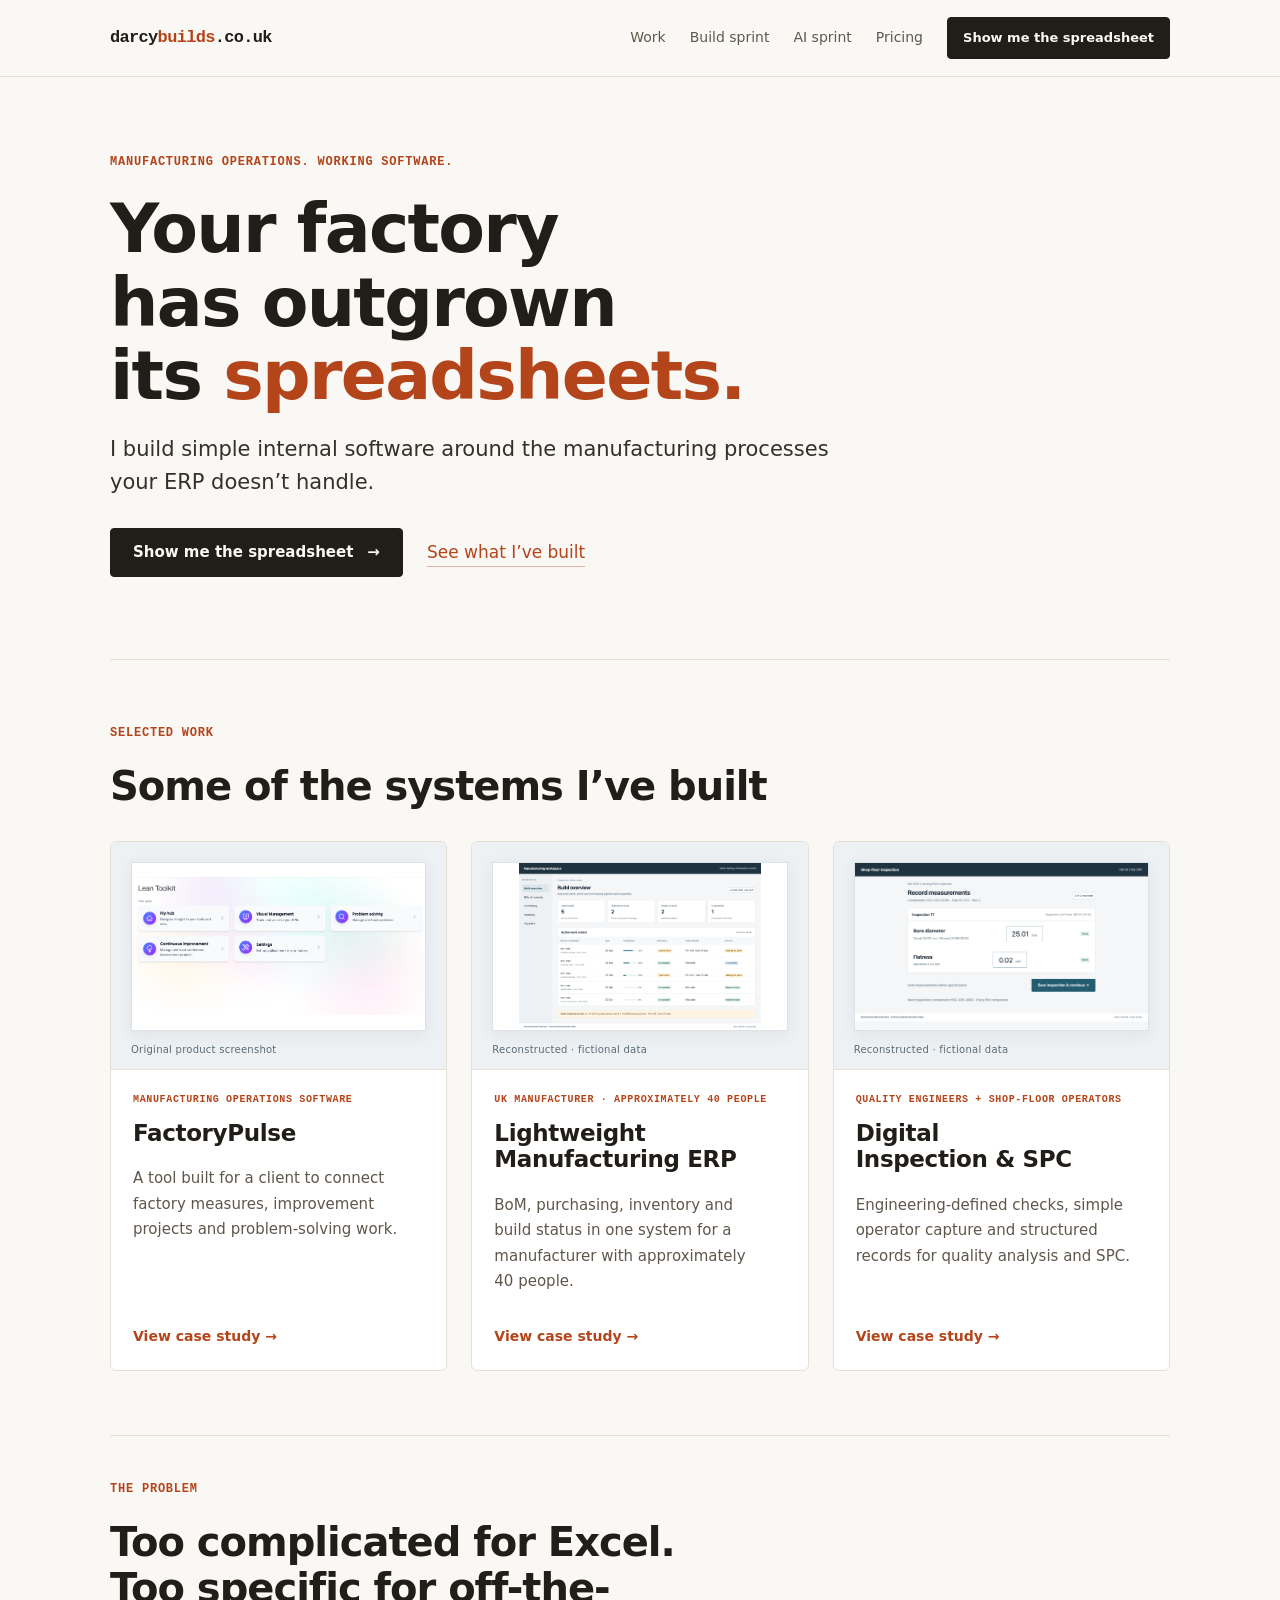
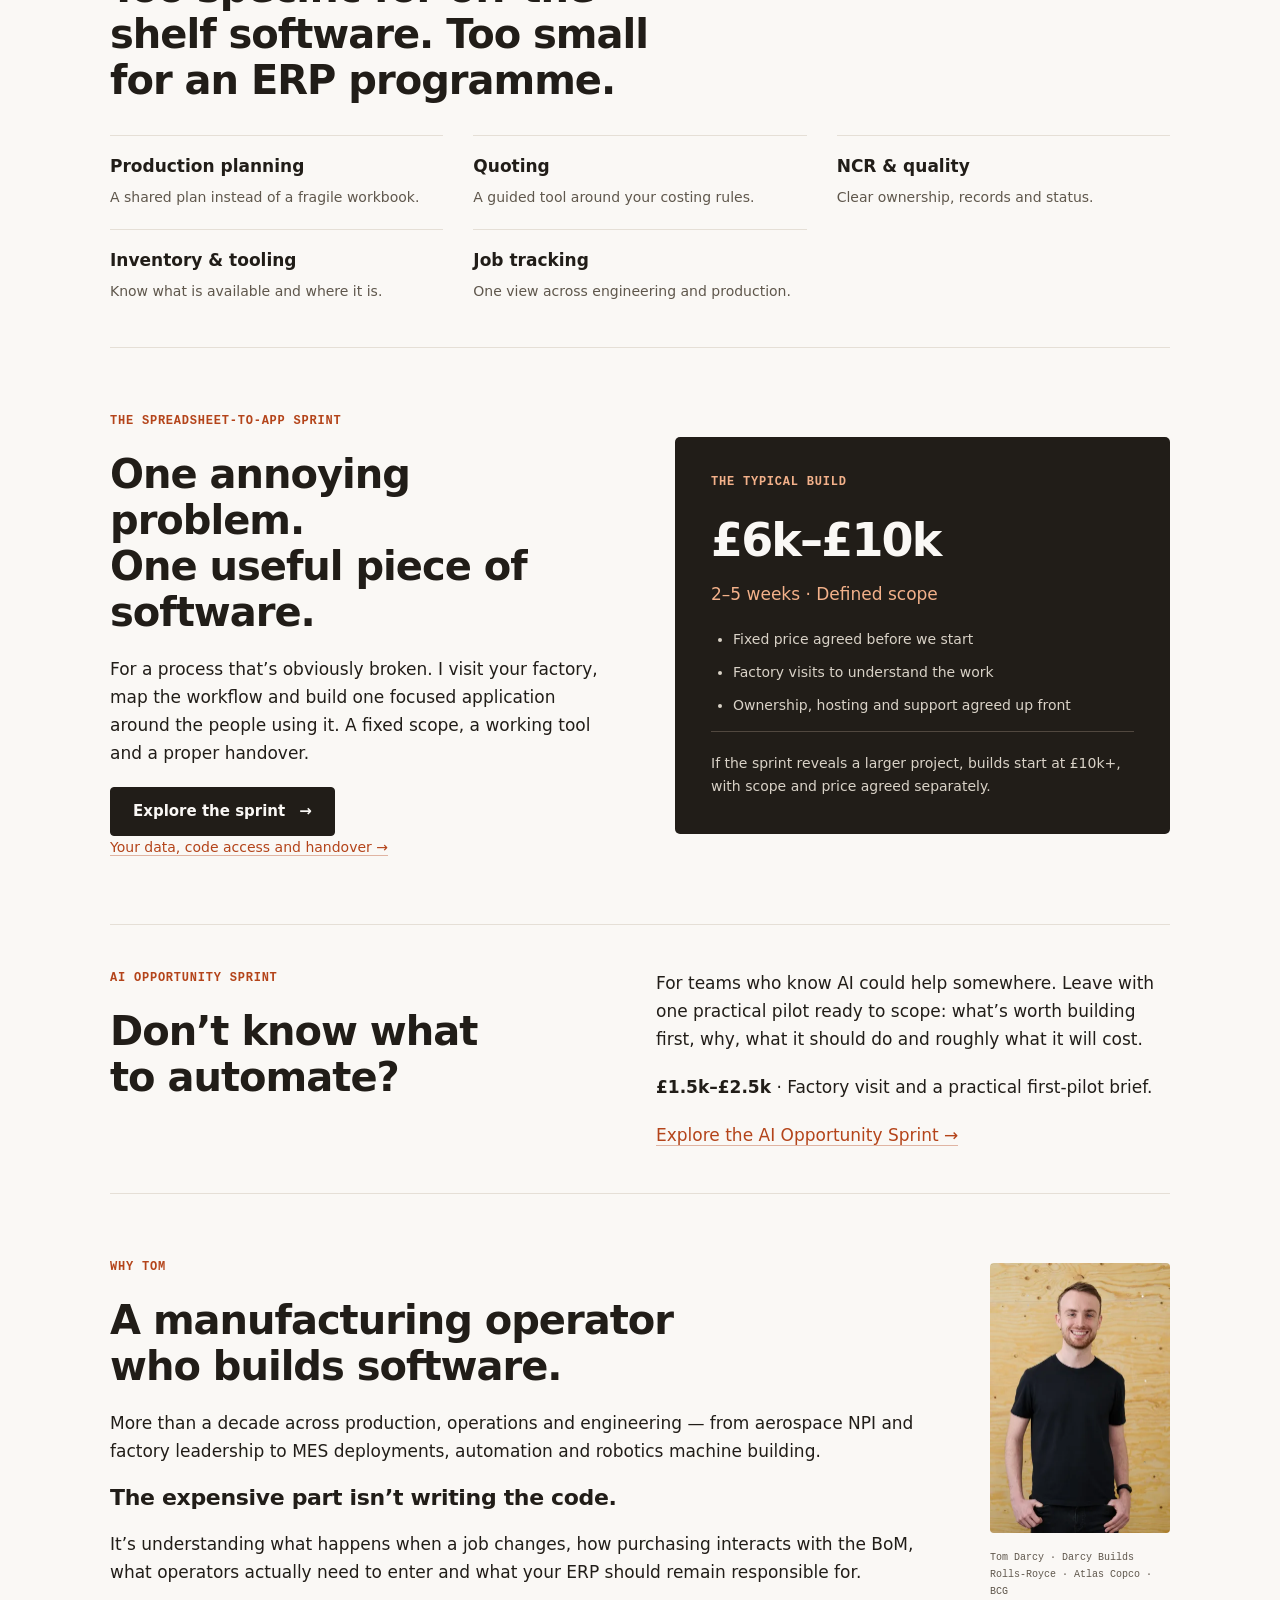
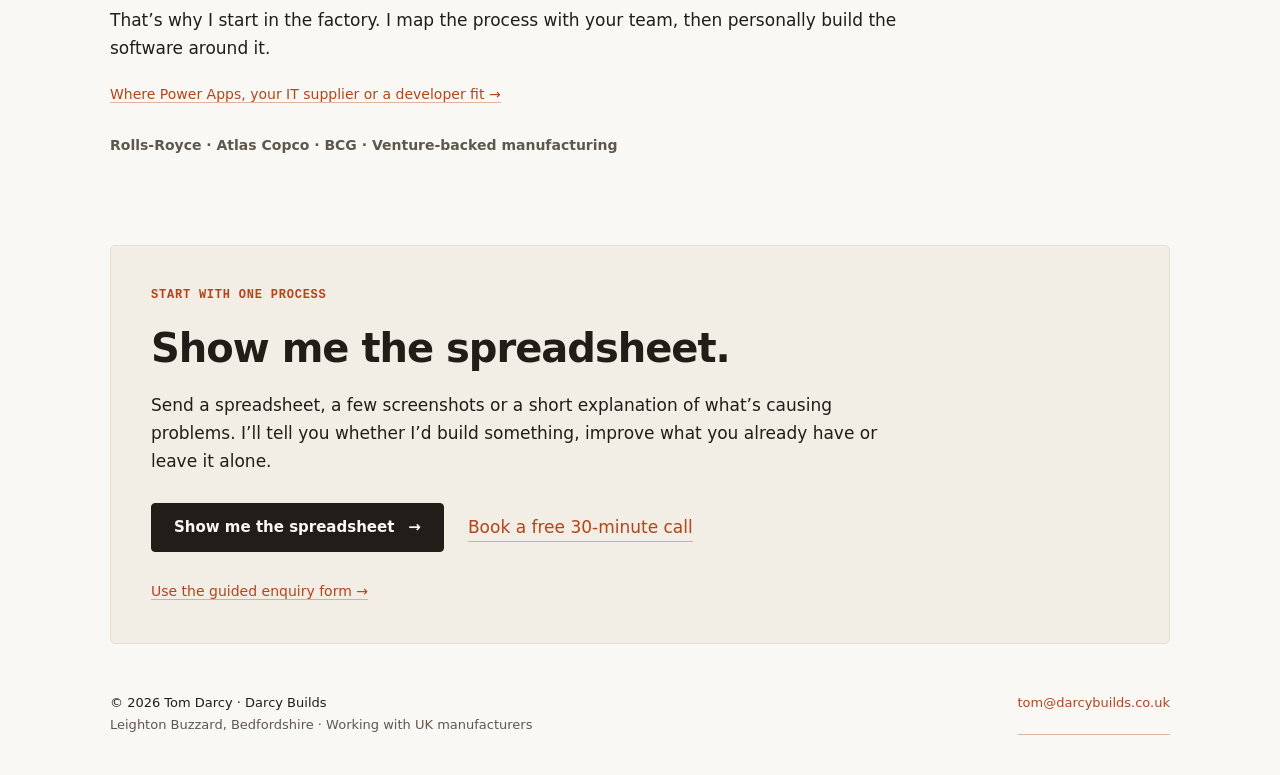
<file: index.html>
<!doctype html>
<html lang="en-GB">
  <head>
    <meta charset="utf-8" />
    <meta name="viewport" content="width=device-width, initial-scale=1" />
    <title>Darcy Builds — your factory has outgrown its spreadsheets</title>
    <meta
      name="description"
      content="Turn awkward manufacturing workflows into simple internal software, without replacing your ERP. Fixed-scope spreadsheet-to-app sprints from £2,000, built by Tom Darcy."
    />
    <meta name="robots" content="index, follow" />
    <meta name="author" content="Tom Darcy" />
    <meta name="application-name" content="Darcy Builds" />
    <meta name="apple-mobile-web-app-title" content="Darcy Builds" />
    <meta name="format-detection" content="telephone=no" />
    <meta name="color-scheme" content="light" />
    <meta name="theme-color" content="#faf8f5" />
    <link rel="canonical" href="https://darcybuilds.co.uk/" />
    <link rel="alternate" hreflang="en-GB" href="https://darcybuilds.co.uk/" />
    <link
      rel="alternate"
      hreflang="x-default"
      href="https://darcybuilds.co.uk/"
    />
    <link rel="sitemap" type="application/xml" href="/sitemap.xml" />
    <link rel="manifest" href="/site.webmanifest" />
    <meta
      property="og:title"
      content="Darcy Builds — your factory has outgrown its spreadsheets"
    />
    <meta
      property="og:description"
      content="Simple internal software for manufacturing workflows that have outgrown spreadsheets. Without replacing your ERP."
    />
    <meta property="og:type" content="website" />
    <meta property="og:url" content="https://darcybuilds.co.uk/" />
    <meta property="og:site_name" content="Darcy Builds" />
    <meta property="og:locale" content="en_GB" />
    <meta
      property="og:image"
      content="https://darcybuilds.co.uk/og-image.png"
    />
    <meta
      property="og:image:secure_url"
      content="https://darcybuilds.co.uk/og-image.png"
    />
    <meta property="og:image:type" content="image/png" />
    <meta property="og:image:width" content="1200" />
    <meta property="og:image:height" content="630" />
    <meta
      property="og:image:alt"
      content="Darcy Builds — your factory has outgrown its spreadsheets"
    />
    <meta name="twitter:card" content="summary_large_image" />
    <meta
      name="twitter:title"
      content="Darcy Builds — your factory has outgrown its spreadsheets"
    />
    <meta
      name="twitter:description"
      content="Fixed-scope manufacturing software. Planning, quoting, quality and job tracking, built around your existing systems."
    />
    <meta
      name="twitter:image"
      content="https://darcybuilds.co.uk/og-image.png"
    />
    <meta
      name="twitter:image:alt"
      content="Darcy Builds — your factory has outgrown its spreadsheets"
    />
    <meta name="geo.region" content="GB" />
    <meta
      name="geo.placename"
      content="Leighton Buzzard, Bedfordshire, United Kingdom"
    />
    <meta name="business:contact_data:locality" content="Leighton Buzzard" />
    <meta name="business:contact_data:region" content="Bedfordshire" />
    <meta name="business:contact_data:country_name" content="United Kingdom" />
    <link rel="icon" href="/favicon.svg" type="image/svg+xml" />
    <script type="application/ld+json">
      {
        "@context": "https://schema.org",
        "@graph": [
          {
            "@type": "Person",
            "@id": "https://darcybuilds.co.uk/#tom-darcy",
            "name": "Tom Darcy",
            "url": "https://darcybuilds.co.uk/",
            "image": "https://darcybuilds.co.uk/image.png",
            "email": "tom@darcybuilds.co.uk",
            "jobTitle": "Manufacturing software builder",
            "homeLocation": {
              "@type": "Place",
              "name": "Leighton Buzzard, Bedfordshire"
            },
            "worksFor": {
              "@id": "https://darcybuilds.co.uk/#business"
            },
            "knowsAbout": [
              "Manufacturing operations",
              "Production planning",
              "Quoting workflows",
              "Quality records",
              "Internal software",
              "Systems integration"
            ]
          },
          {
            "@type": "ProfessionalService",
            "@id": "https://darcybuilds.co.uk/#business",
            "name": "Darcy Builds",
            "url": "https://darcybuilds.co.uk/",
            "image": "https://darcybuilds.co.uk/og-image.png",
            "logo": "https://darcybuilds.co.uk/favicon.svg",
            "email": "tom@darcybuilds.co.uk",
            "priceRange": "GBP 1500-10000+",
            "address": {
              "@type": "PostalAddress",
              "addressLocality": "Leighton Buzzard",
              "addressRegion": "Bedfordshire",
              "addressCountry": "GB"
            },
            "location": {
              "@type": "Place",
              "name": "Leighton Buzzard, Bedfordshire",
              "address": {
                "@type": "PostalAddress",
                "addressLocality": "Leighton Buzzard",
                "addressRegion": "Bedfordshire",
                "addressCountry": "GB"
              }
            },
            "founder": {
              "@id": "https://darcybuilds.co.uk/#tom-darcy"
            },
            "areaServed": [
              {
                "@type": "AdministrativeArea",
                "name": "Bedfordshire"
              },
              {
                "@type": "Country",
                "name": "United Kingdom"
              }
            ],
            "description": "Small, useful bits of software for UK manufacturers whose operational workflows have outgrown spreadsheets.",
            "hasOfferCatalog": {
              "@type": "OfferCatalog",
              "name": "Darcy Builds services",
              "itemListElement": [
                {
                  "@type": "Offer",
                  "name": "Spreadsheet-to-App Sprint",
                  "priceSpecification": {
                    "@type": "PriceSpecification",
                    "priceCurrency": "GBP",
                    "minPrice": 6000,
                    "maxPrice": 10000
                  },
                  "url": "https://darcybuilds.co.uk/spreadsheet-to-app/"
                },
                {
                  "@type": "Offer",
                  "name": "Larger builds",
                  "priceSpecification": {
                    "@type": "PriceSpecification",
                    "priceCurrency": "GBP",
                    "minPrice": 10000
                  }
                },
                {
                  "@type": "Offer",
                  "name": "AI Opportunity Sprint for Manufacturers",
                  "url": "https://darcybuilds.co.uk/ai-opportunity-sprint/",
                  "priceSpecification": {
                    "@type": "PriceSpecification",
                    "priceCurrency": "GBP",
                    "minPrice": 1500,
                    "maxPrice": 2500
                  }
                }
              ]
            }
          },
          {
            "@type": "WebSite",
            "@id": "https://darcybuilds.co.uk/#website",
            "name": "Darcy Builds",
            "url": "https://darcybuilds.co.uk/",
            "inLanguage": "en-GB",
            "publisher": {
              "@id": "https://darcybuilds.co.uk/#business"
            }
          },
          {
            "@type": "WebPage",
            "@id": "https://darcybuilds.co.uk/#webpage",
            "url": "https://darcybuilds.co.uk/",
            "name": "Darcy Builds — your factory has outgrown its spreadsheets",
            "description": "Small, useful bits of software for UK manufacturers whose operational workflows have outgrown spreadsheets.",
            "isPartOf": {
              "@id": "https://darcybuilds.co.uk/#website"
            },
            "about": {
              "@id": "https://darcybuilds.co.uk/#business"
            },
            "primaryImageOfPage": {
              "@type": "ImageObject",
              "url": "https://darcybuilds.co.uk/og-image.png",
              "width": 1200,
              "height": 630
            },
            "inLanguage": "en-GB"
          }
        ]
      }
    </script>

    <link rel="stylesheet" href="/styles.css" />
  </head>
  <body>
    <a class="skip-link" href="#main">Skip to content</a>
    <header class="site-header">
      <div class="header-inner">
        <a class="brand" href="/" aria-label="Darcy Builds home"
          >darcy<span>builds</span><span class="brand-domain">.co.uk</span></a
        >
        <nav aria-label="Main navigation">
          <a class="nav-extra" href="/#work">Work</a
          ><a class="nav-extra" href="/spreadsheet-to-app/">Build sprint</a
          ><a class="nav-extra" href="/ai-opportunity-sprint/">AI sprint</a
          ><a class="nav-extra" href="/#services">Pricing</a
          ><a class="button small" href="#contact">Show me the spreadsheet</a>
        </nav>
      </div>
    </header>
    <main id="main" class="container">
      <section class="hero proof-hero">
        <div>
          <p class="eyebrow">Manufacturing operations. Working software.</p>
          <h1>Your factory has outgrown its <em>spreadsheets.</em></h1>
          <p class="lead">
            I build simple internal software around the manufacturing processes
            your ERP doesn’t handle.
          </p>
          <div class="actions">
            <a class="button" href="#contact"
              >Show me the spreadsheet <span aria-hidden="true">→</span></a
            ><a href="#work">See what I’ve built</a>
          </div>
        </div>
      </section>
      <section id="work" class="section">
        <div class="section-heading">
          <p class="eyebrow">Selected work</p>
          <h2>Some of the systems I’ve built</h2>
        </div>
        <div class="work-grid proof-cards">
          <article class="work-card">
            <a href="/case-studies/factorypulse/"
              ><div class="work-image">
                <img
                  src="/assets/case-studies/factorypulse-overview.png"
                  alt="FactoryPulse product home with visual management, problem solving and continuous improvement tools"
                  width="2910"
                  height="1372"
                  loading="eager"
                  decoding="async"
                /><span class="evidence-label"
                  >Original product screenshot</span
                >
              </div>
              <div class="work-copy">
                <p class="eyebrow">Manufacturing operations software</p>
                <h3>FactoryPulse</h3>
                <p>
                  A tool built for a client to connect factory measures,
                  improvement projects and problem-solving work.
                </p>
                <span class="work-link"
                  >View case study <span aria-hidden="true">→</span></span
                >
              </div></a
            >
          </article>
          <article class="work-card">
            <a href="/case-studies/manufacturing-erp/"
              ><div class="work-image">
                <img
                  src="/assets/case-studies/erp-overview.png"
                  alt="Reconstructed build overview showing work orders, material shortages and purchase orders"
                  width="1280"
                  height="885"
                  loading="eager"
                  decoding="async"
                /><span class="evidence-label"
                  >Reconstructed · fictional data</span
                >
              </div>
              <div class="work-copy">
                <p class="eyebrow">UK manufacturer · approximately 40 people</p>
                <h3>Lightweight Manufacturing ERP</h3>
                <p>
                  BoM, purchasing, inventory and build status in one system for
                  a manufacturer with approximately 40 people.
                </p>
                <span class="work-link"
                  >View case study <span aria-hidden="true">→</span></span
                >
              </div></a
            >
          </article>
          <article class="work-card">
            <a href="/case-studies/digital-inspection-spc/"
              ><div class="work-image">
                <img
                  src="/assets/case-studies/inspection-capture.png"
                  alt="Reconstructed operator screen with bore diameter and flatness measurements"
                  width="1280"
                  height="730"
                  loading="eager"
                  decoding="async"
                /><span class="evidence-label"
                  >Reconstructed · fictional data</span
                >
              </div>
              <div class="work-copy">
                <p class="eyebrow">Quality engineers + shop-floor operators</p>
                <h3>Digital Inspection & SPC</h3>
                <p>
                  Engineering-defined checks, simple operator capture and
                  structured records for quality analysis and SPC.
                </p>
                <span class="work-link"
                  >View case study <span aria-hidden="true">→</span></span
                >
              </div></a
            >
          </article>
        </div>
      </section>
      <section id="what" class="section compact-section">
        <div class="section-heading">
          <p class="eyebrow">The problem</p>
          <h2>
            Too complicated for Excel. Too specific for off-the-shelf software.
            Too small for an ERP programme.
          </h2>
        </div>
        <ul class="problem-list">
          <li>
            <strong>Production planning</strong
            ><span>A shared plan instead of a fragile workbook.</span>
          </li>
          <li>
            <strong>Quoting</strong
            ><span>A guided tool around your costing rules.</span>
          </li>
          <li>
            <strong>NCR & quality</strong
            ><span>Clear ownership, records and status.</span>
          </li>
          <li>
            <strong>Inventory & tooling</strong
            ><span>Know what is available and where it is.</span>
          </li>
          <li>
            <strong>Job tracking</strong
            ><span>One view across engineering and production.</span>
          </li>
        </ul>
      </section>
      <section id="services" class="section sprint-feature">
        <div>
          <p class="eyebrow">The Spreadsheet-to-App Sprint</p>
          <h2>One annoying problem.<br />One useful piece of software.</h2>
          <p>
            For a process that’s obviously broken. I visit your factory, map the
            workflow and build one focused application around the people using
            it. A fixed scope, a working tool and a proper handover.
          </p>
          <a class="button" href="/spreadsheet-to-app/"
            >Explore the sprint <span aria-hidden="true">→</span></a
          >
          <p class="small-text">
            <a href="/spreadsheet-to-app/#ownership"
              >Your data, code access and handover →</a
            >
          </p>
        </div>
        <div class="sprint-price">
          <p class="eyebrow">The typical build</p>
          <p class="price-range">£6k–£10k</p>
          <p class="price-duration">2–5 weeks · Defined scope</p>
          <ul>
            <li>Fixed price agreed before we start</li>
            <li>Factory visits to understand the work</li>
            <li>Ownership, hosting and support agreed up front</li>
          </ul>
          <p class="small-text">
            If the sprint reveals a larger project, builds start at £10k+, with
            scope and price agreed separately.
          </p>
        </div>
      </section>
      <section id="starting-points" class="section two-col compact-section">
        <div>
          <p class="eyebrow">AI Opportunity Sprint</p>
          <h2>Don’t know what to automate?</h2>
        </div>
        <div>
          <p>
            For teams who know AI could help somewhere. Leave with one practical
            pilot ready to scope: what’s worth building first, why, what it
            should do and roughly what it will cost.
          </p>
          <p>
            <strong>£1.5k–£2.5k</strong> · Factory visit and a practical
            first-pilot brief.
          </p>
          <a href="/ai-opportunity-sprint/"
            >Explore the AI Opportunity Sprint
            <span aria-hidden="true">→</span></a
          >
        </div>
      </section>
      <section id="about" class="section about-builder">
        <div>
          <p class="eyebrow">Why Tom</p>
          <h2>A manufacturing operator<br />who builds software.</h2>
          <p>
            More than a decade across production, operations and engineering —
            from aerospace NPI and factory leadership to MES deployments,
            automation and robotics machine building.
          </p>
          <h3>The expensive part isn’t writing the code.</h3>
          <p>
            It’s understanding what happens when a job changes, how purchasing
            interacts with the BoM, what operators actually need to enter and
            what your ERP should remain responsible for.
          </p>
          <p>
            That’s why I start in the factory. I map the process with your team,
            then personally build the software around it.
          </p>
          <p class="small-text">
            <a href="/spreadsheet-to-app/#approach"
              >Where Power Apps, your IT supplier or a developer fit →</a
            >
          </p>
          <p class="experience-line">
            Rolls-Royce · Atlas Copco · BCG · Venture-backed manufacturing
          </p>
        </div>
        <figure class="portrait">
          <picture
            ><source
              type="image/webp"
              srcset="/image-360.webp 360w, /image-600.webp 600w"
              sizes="(max-width: 760px) 160px, 180px" />
            <img
              src="/image.png"
              alt="Tom Darcy, manufacturing software builder"
              width="1023"
              height="1537"
              loading="lazy"
          /></picture>
          <figcaption>
            Tom Darcy · Darcy Builds<br />Rolls-Royce · Atlas Copco · BCG
          </figcaption>
        </figure>
      </section>
      <section id="contact" class="section case-contact">
        <p class="eyebrow">Start with one process</p>
        <h2>Show me the spreadsheet.</h2>
        <p>
          Send a spreadsheet, a few screenshots or a short explanation of what’s
          causing problems. I’ll tell you whether I’d build something, improve
          what you already have or leave it alone.
        </p>
        <div class="actions">
          <a
            class="button"
            href="mailto:tom@darcybuilds.co.uk?subject=Show%20me%20the%20spreadsheet"
            >Show me the spreadsheet <span aria-hidden="true">→</span></a
          ><a href="https://calendly.com/tom-darcybuilds/30min"
            >Book a free 30-minute call</a
          >
        </div>
        <p class="small-text">
          <a href="/spreadsheet-to-app/#contact"
            >Use the guided enquiry form →</a
          >
        </p>
      </section>
      <footer class="site-footer">
        <div>
          © 2026 Tom Darcy · Darcy Builds<br /><span class="muted"
            >Leighton Buzzard, Bedfordshire · Working with UK
            manufacturers</span
          >
        </div>
        <a href="mailto:tom@darcybuilds.co.uk">tom@darcybuilds.co.uk</a>
      </footer>
    </main>
  </body>
</html>
</file>
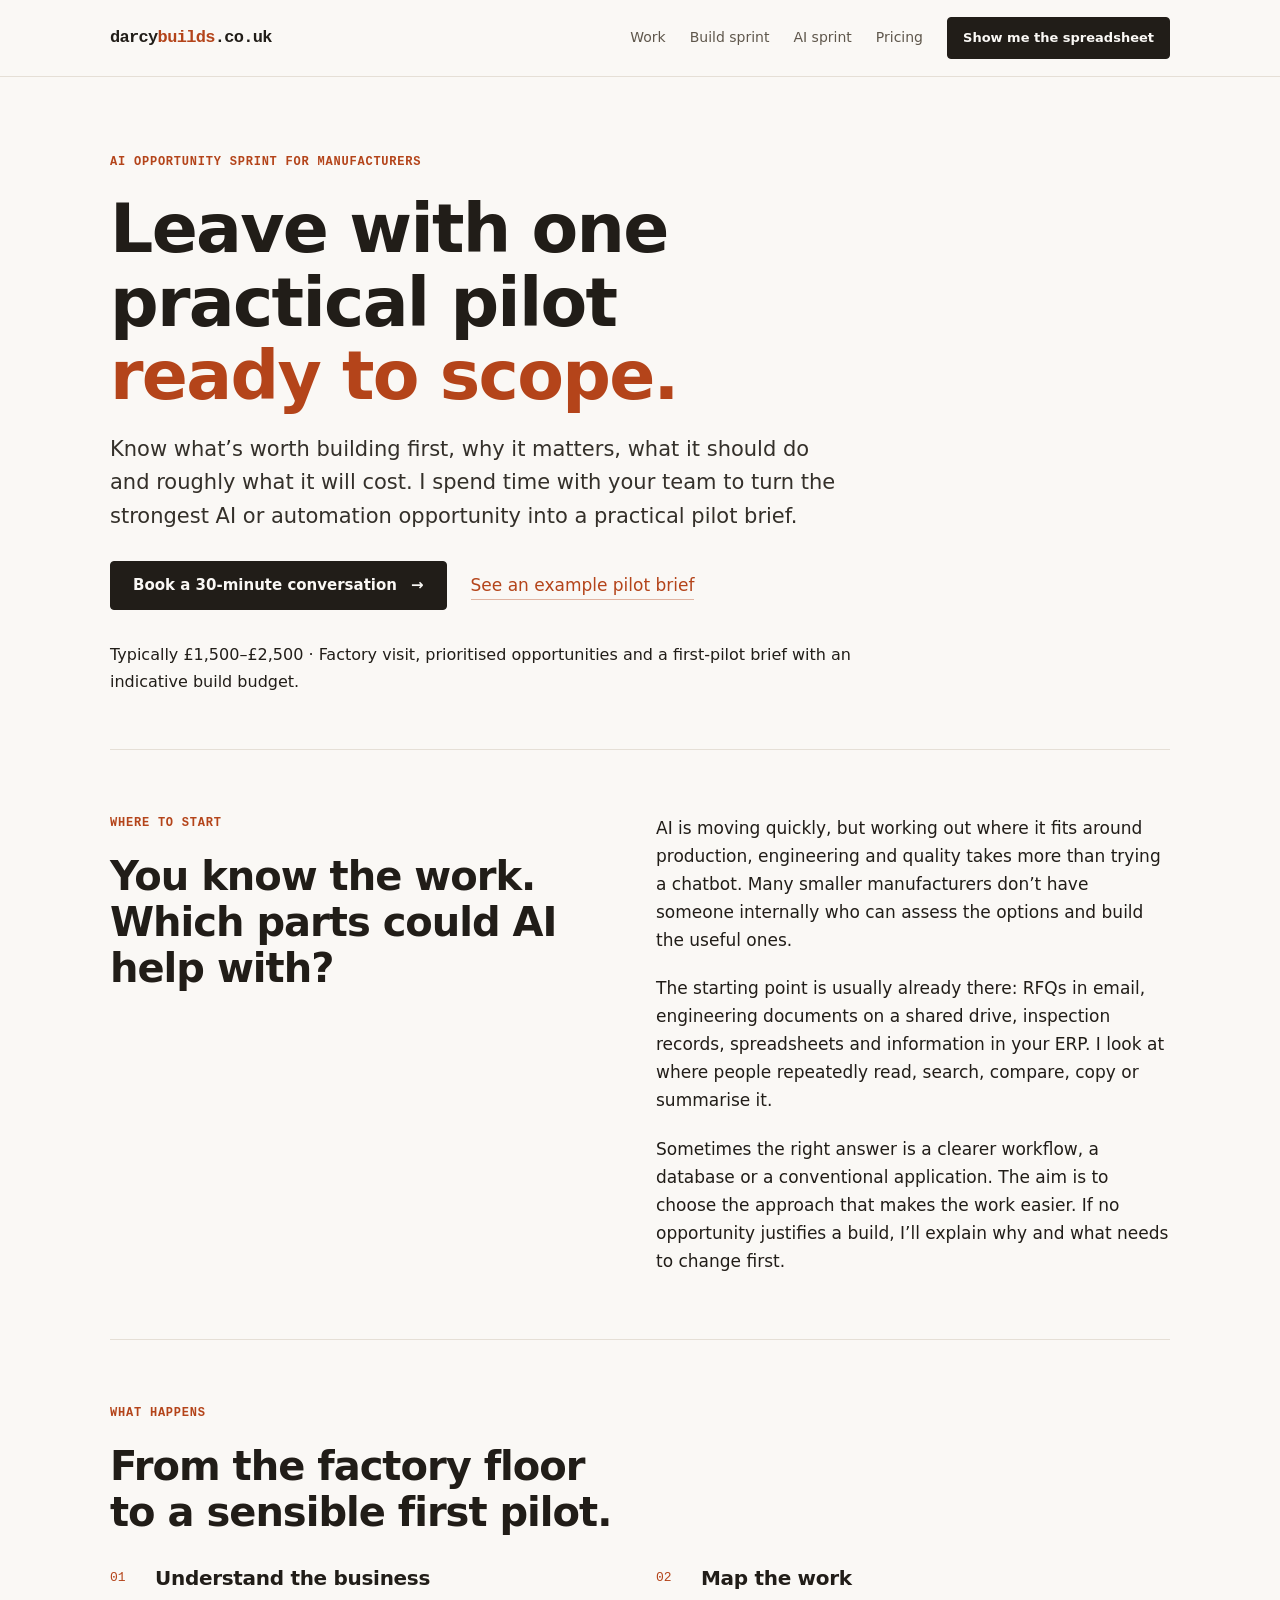
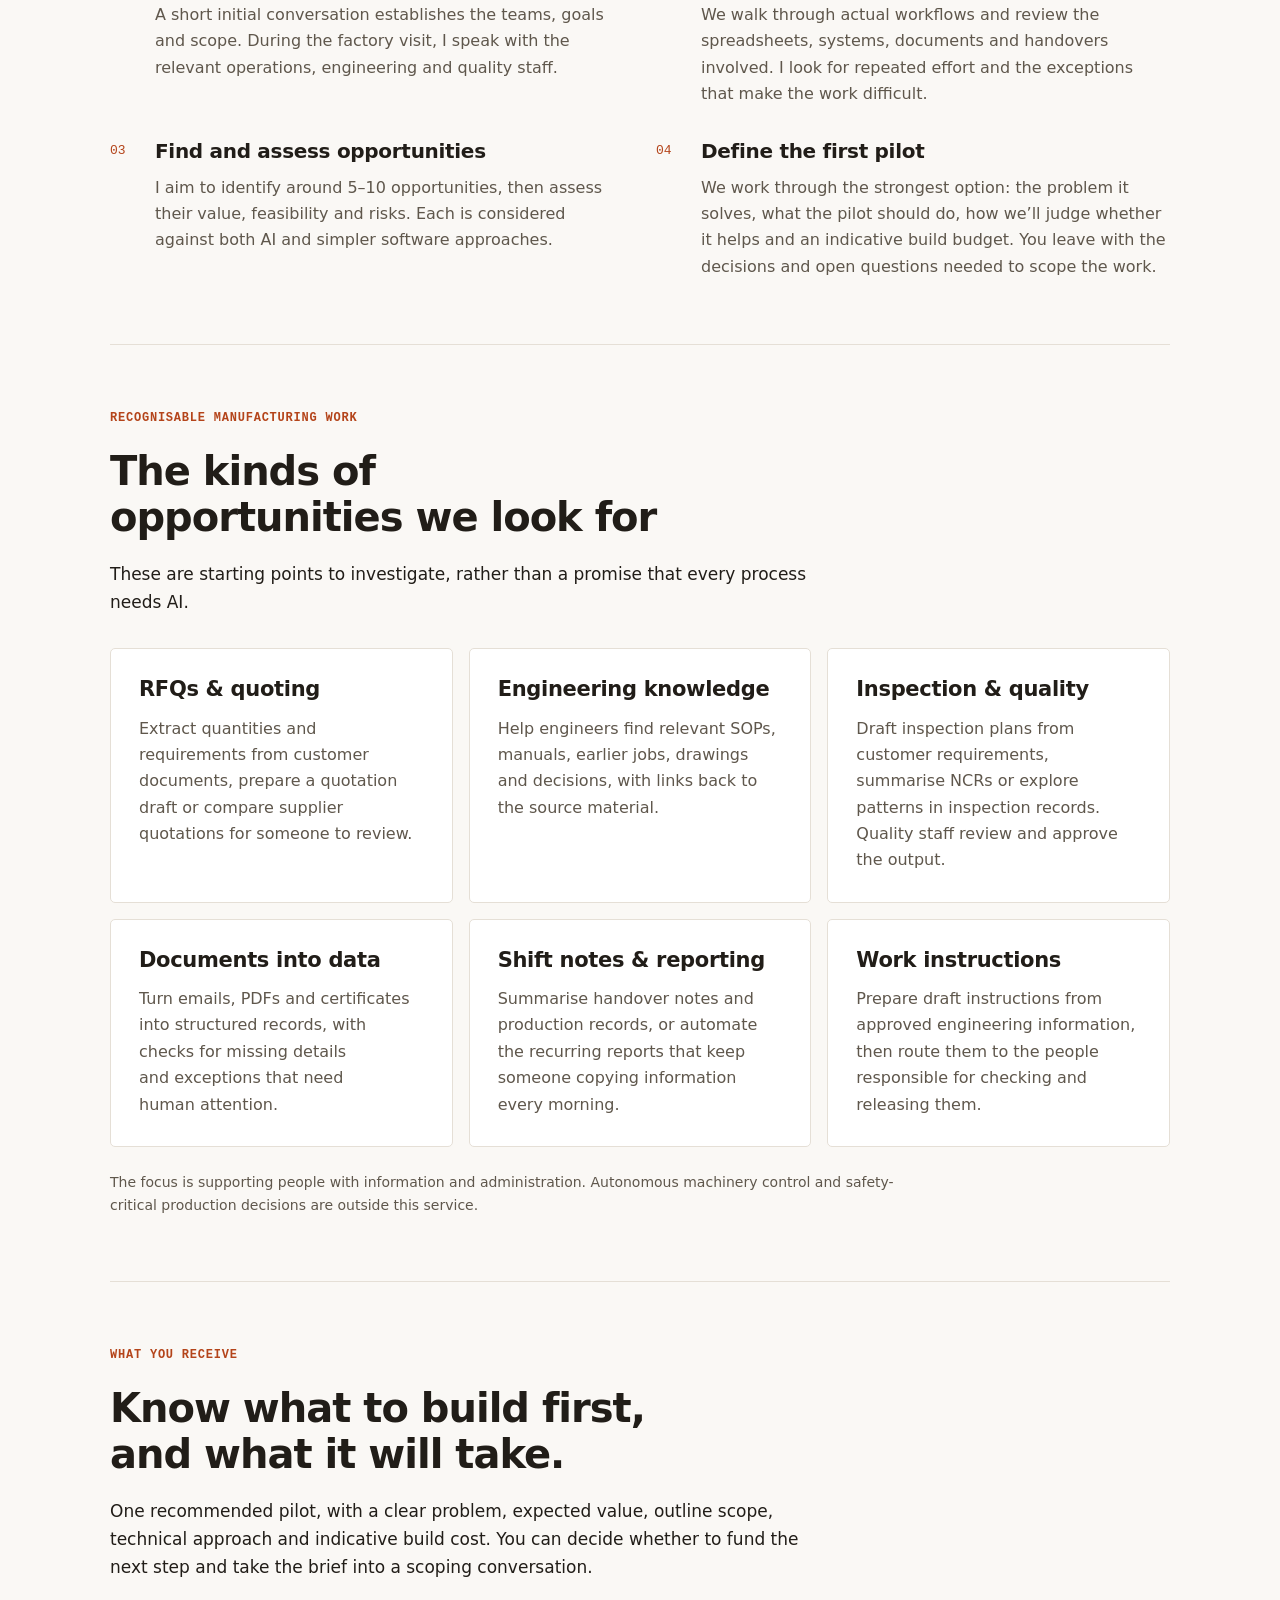
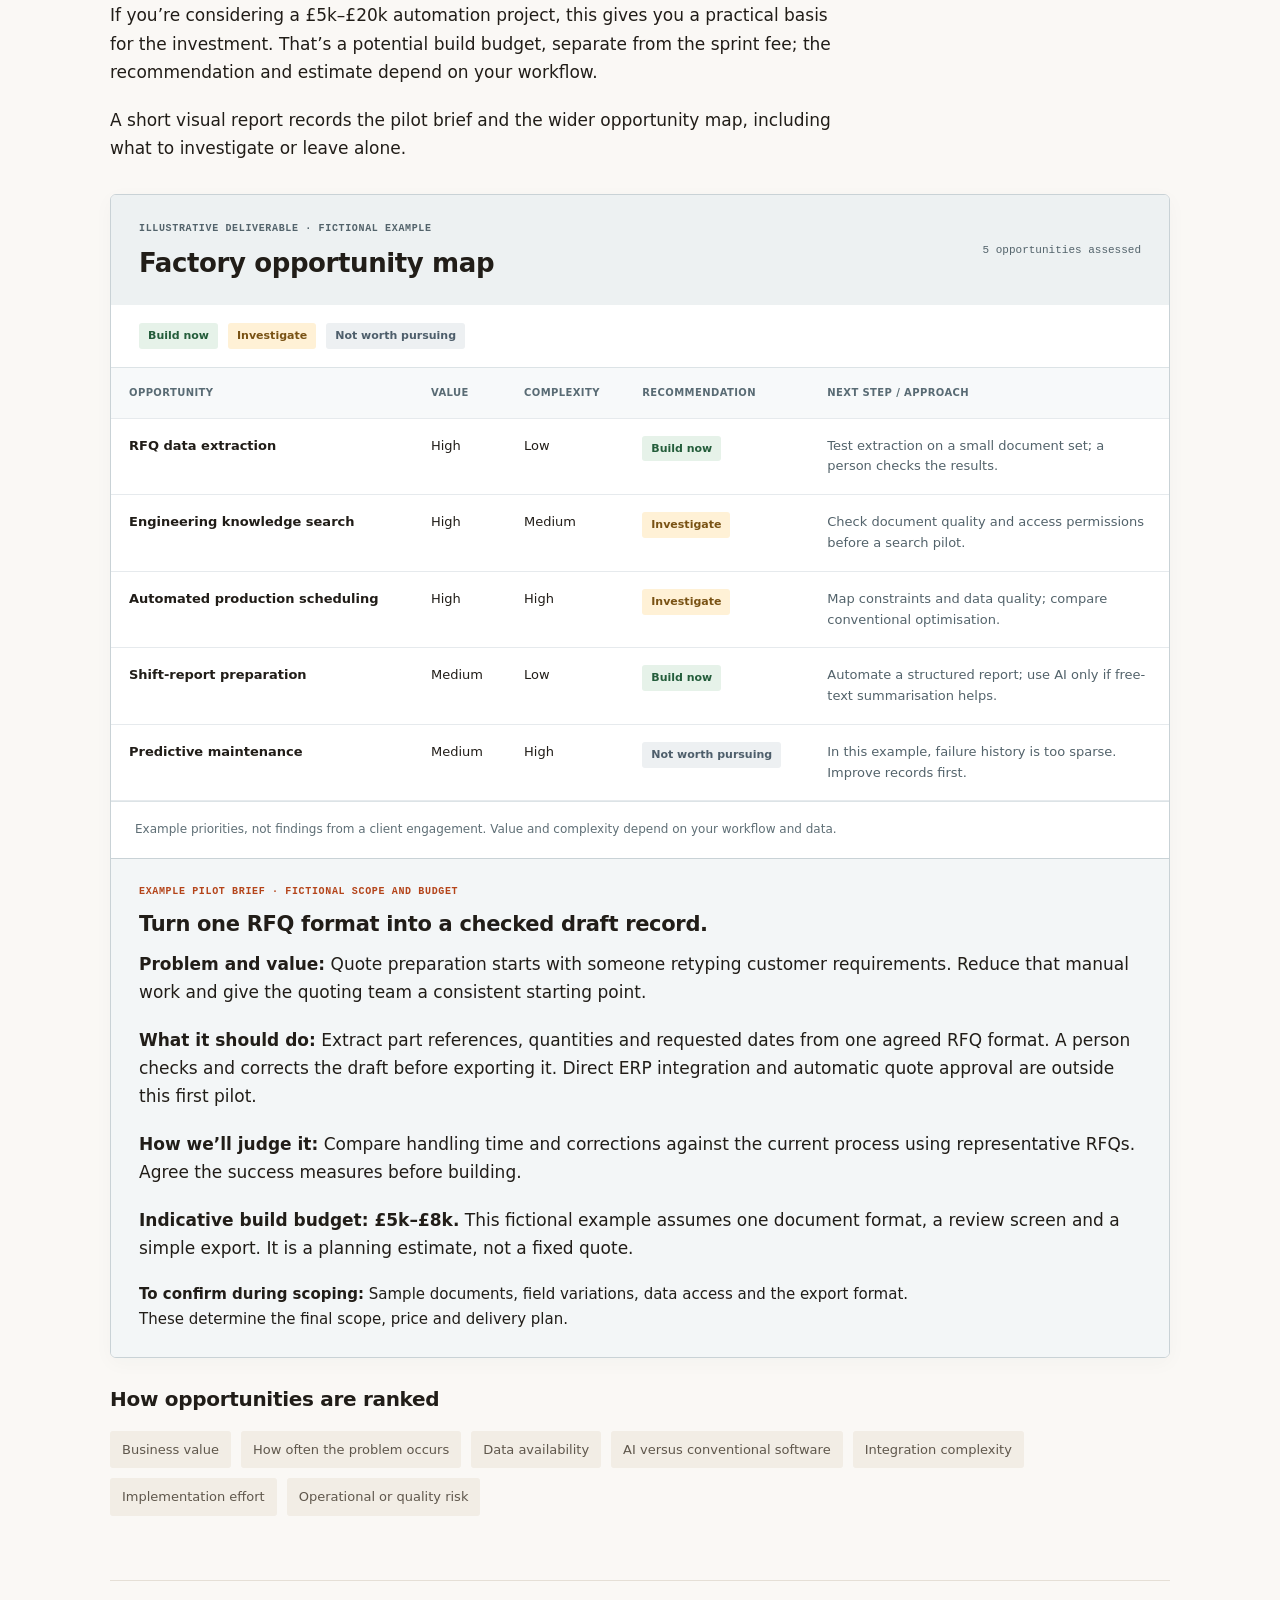
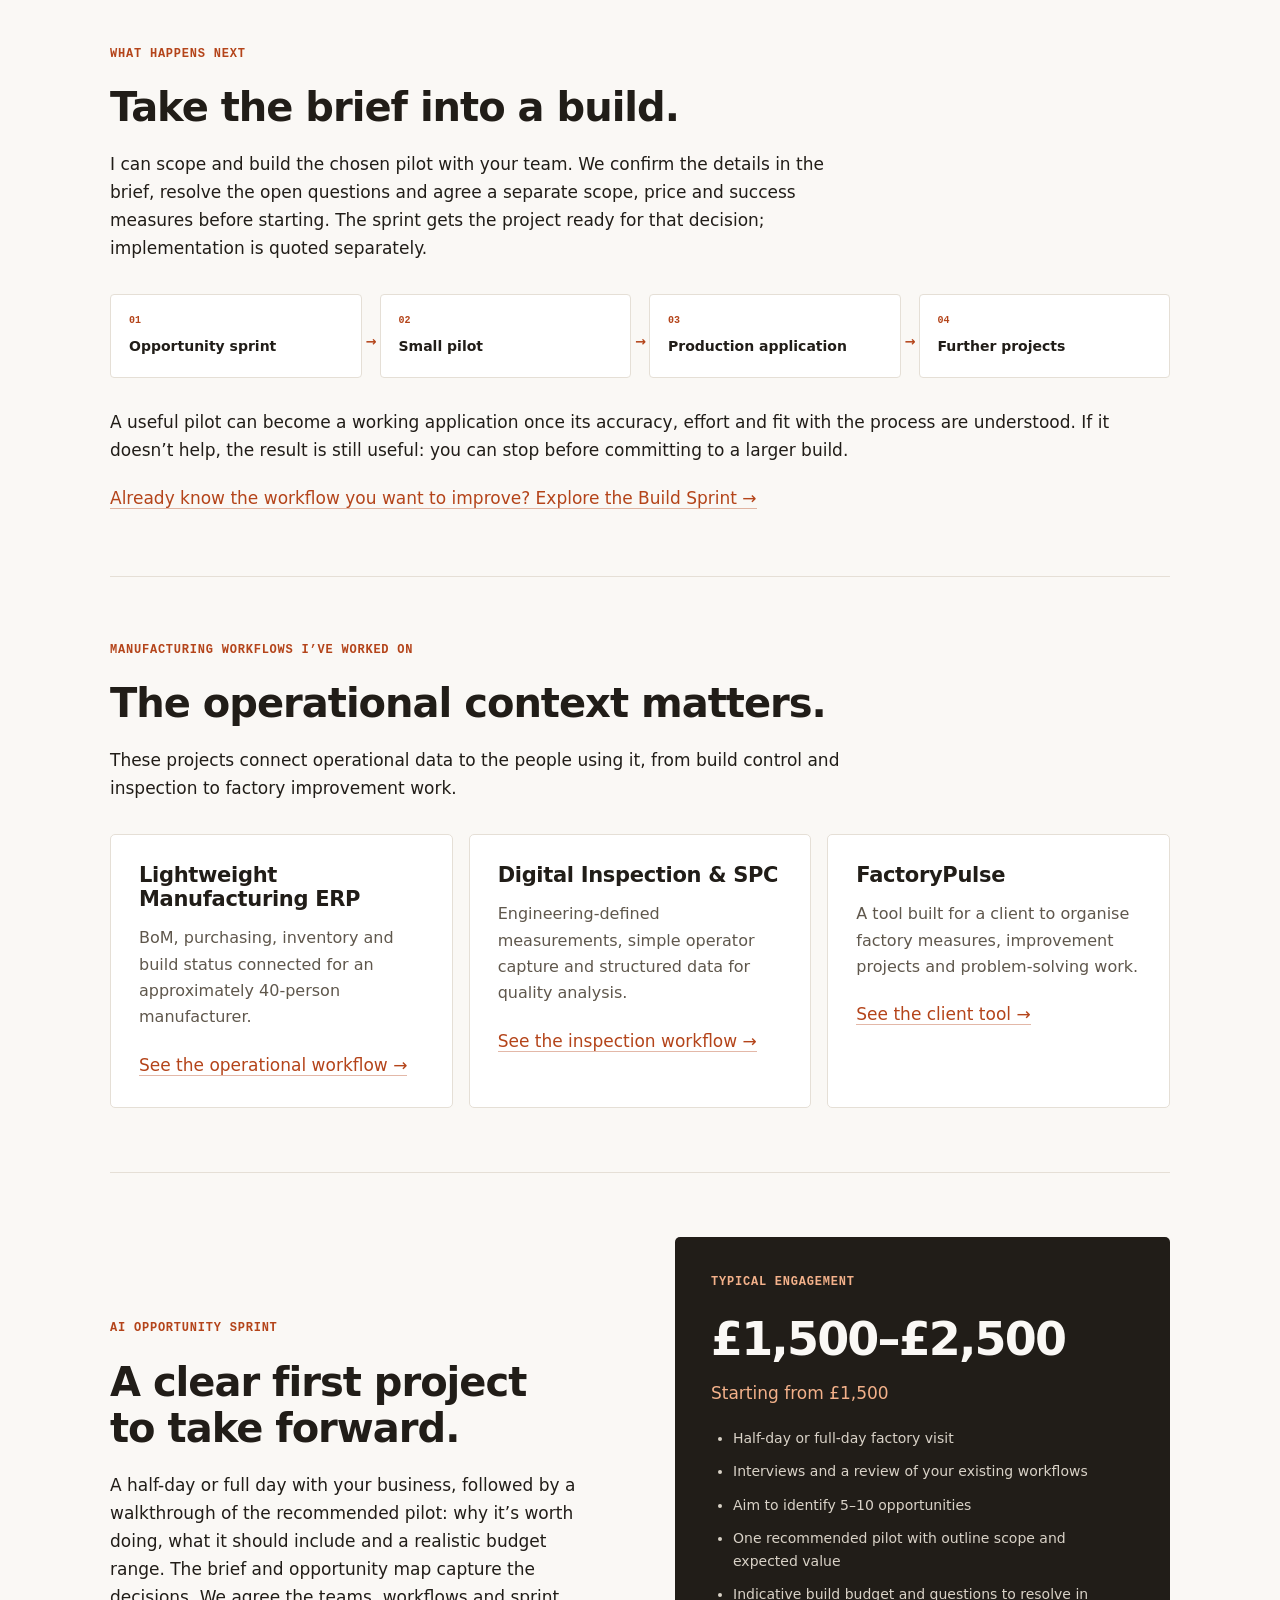
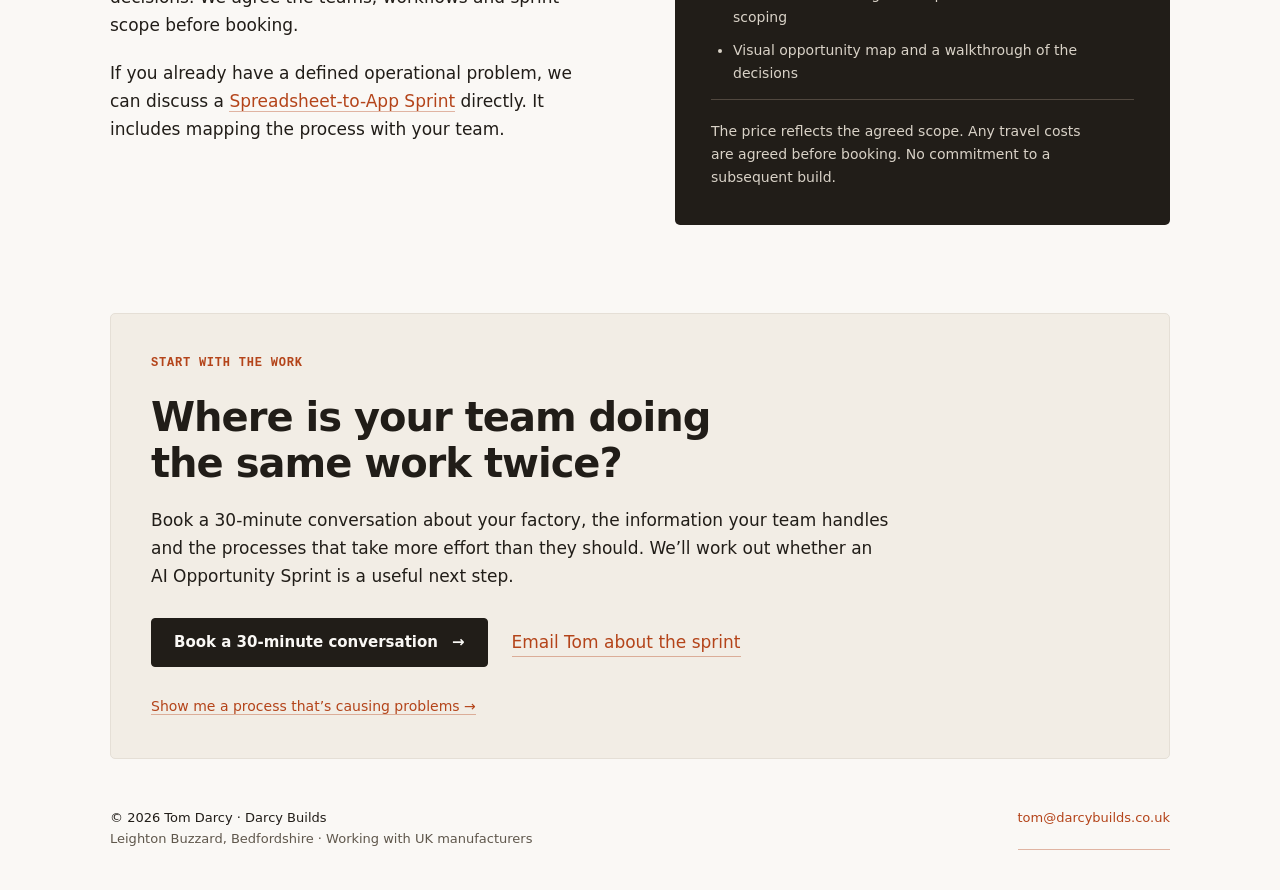
<file: ai-opportunity-sprint/index.html>
<!doctype html>
<html lang="en-GB">
  <head>
    <meta charset="utf-8" />
    <meta name="viewport" content="width=device-width, initial-scale=1" />
    <title>AI Opportunity Sprint for Manufacturers — Darcy Builds</title>
    <meta
      name="description"
      content="Leave with one practical AI or automation pilot ready to scope: what to build first, why, what it should do and roughly what it will cost. Typically £1,500–£2,500."
    />
    <meta name="robots" content="index, follow" />
    <meta name="author" content="Tom Darcy" />
    <meta name="application-name" content="Darcy Builds" />
    <meta name="apple-mobile-web-app-title" content="Darcy Builds" />
    <meta name="format-detection" content="telephone=no" />
    <meta name="color-scheme" content="light" />
    <meta name="theme-color" content="#faf8f5" />
    <link
      rel="canonical"
      href="https://darcybuilds.co.uk/ai-opportunity-sprint/"
    />
    <link
      rel="alternate"
      hreflang="en-GB"
      href="https://darcybuilds.co.uk/ai-opportunity-sprint/"
    />
    <link
      rel="alternate"
      hreflang="x-default"
      href="https://darcybuilds.co.uk/ai-opportunity-sprint/"
    />
    <link rel="sitemap" type="application/xml" href="/sitemap.xml" />
    <link rel="manifest" href="/site.webmanifest" />
    <meta
      property="og:title"
      content="AI Opportunity Sprint for Manufacturers — Darcy Builds"
    />
    <meta
      property="og:description"
      content="Leave with one practical AI or automation pilot ready to scope: what to build first, why, what it should do and roughly what it will cost. Typically £1,500–£2,500."
    />
    <meta property="og:type" content="website" />
    <meta
      property="og:url"
      content="https://darcybuilds.co.uk/ai-opportunity-sprint/"
    />
    <meta property="og:site_name" content="Darcy Builds" />
    <meta property="og:locale" content="en_GB" />
    <meta
      property="og:image"
      content="https://darcybuilds.co.uk/og-image.png"
    />
    <meta
      property="og:image:secure_url"
      content="https://darcybuilds.co.uk/og-image.png"
    />
    <meta property="og:image:type" content="image/png" />
    <meta property="og:image:width" content="1200" />
    <meta property="og:image:height" content="630" />
    <meta
      property="og:image:alt"
      content="Darcy Builds — your factory has outgrown its spreadsheets"
    />
    <meta name="twitter:card" content="summary_large_image" />
    <meta
      name="twitter:title"
      content="AI Opportunity Sprint for Manufacturers — Darcy Builds"
    />
    <meta
      name="twitter:description"
      content="Leave with one practical AI or automation pilot ready to scope: what to build first, why, what it should do and roughly what it will cost. Typically £1,500–£2,500."
    />
    <meta
      name="twitter:image"
      content="https://darcybuilds.co.uk/og-image.png"
    />
    <meta
      name="twitter:image:alt"
      content="Darcy Builds — your factory has outgrown its spreadsheets"
    />
    <meta name="geo.region" content="GB" />
    <meta
      name="geo.placename"
      content="Leighton Buzzard, Bedfordshire, United Kingdom"
    />
    <meta name="business:contact_data:locality" content="Leighton Buzzard" />
    <meta name="business:contact_data:region" content="Bedfordshire" />
    <meta name="business:contact_data:country_name" content="United Kingdom" />
    <link rel="icon" href="/favicon.svg" type="image/svg+xml" />
    <script type="application/ld+json">
      {
        "@context": "https://schema.org",
        "@graph": [
          {
            "@type": "Person",
            "@id": "https://darcybuilds.co.uk/#tom-darcy",
            "name": "Tom Darcy",
            "url": "https://darcybuilds.co.uk/",
            "image": "https://darcybuilds.co.uk/image.png",
            "email": "tom@darcybuilds.co.uk",
            "jobTitle": "Manufacturing software builder",
            "homeLocation": {
              "@type": "Place",
              "name": "Leighton Buzzard, Bedfordshire"
            },
            "worksFor": {
              "@id": "https://darcybuilds.co.uk/#business"
            },
            "knowsAbout": [
              "Manufacturing operations",
              "Production planning",
              "Quoting workflows",
              "Quality records",
              "Internal software",
              "Systems integration"
            ]
          },
          {
            "@type": "ProfessionalService",
            "@id": "https://darcybuilds.co.uk/#business",
            "name": "Darcy Builds",
            "url": "https://darcybuilds.co.uk/",
            "image": "https://darcybuilds.co.uk/og-image.png",
            "logo": "https://darcybuilds.co.uk/favicon.svg",
            "email": "tom@darcybuilds.co.uk",
            "priceRange": "GBP 1500-10000+",
            "address": {
              "@type": "PostalAddress",
              "addressLocality": "Leighton Buzzard",
              "addressRegion": "Bedfordshire",
              "addressCountry": "GB"
            },
            "location": {
              "@type": "Place",
              "name": "Leighton Buzzard, Bedfordshire",
              "address": {
                "@type": "PostalAddress",
                "addressLocality": "Leighton Buzzard",
                "addressRegion": "Bedfordshire",
                "addressCountry": "GB"
              }
            },
            "founder": {
              "@id": "https://darcybuilds.co.uk/#tom-darcy"
            },
            "areaServed": [
              {
                "@type": "AdministrativeArea",
                "name": "Bedfordshire"
              },
              {
                "@type": "Country",
                "name": "United Kingdom"
              }
            ],
            "description": "Small, useful bits of software for UK manufacturers whose operational workflows have outgrown spreadsheets.",
            "hasOfferCatalog": {
              "@type": "OfferCatalog",
              "name": "Darcy Builds services",
              "itemListElement": [
                {
                  "@type": "Offer",
                  "name": "Spreadsheet-to-App Sprint",
                  "priceSpecification": {
                    "@type": "PriceSpecification",
                    "priceCurrency": "GBP",
                    "minPrice": 6000,
                    "maxPrice": 10000
                  },
                  "url": "https://darcybuilds.co.uk/spreadsheet-to-app/"
                },
                {
                  "@type": "Offer",
                  "name": "Larger builds",
                  "priceSpecification": {
                    "@type": "PriceSpecification",
                    "priceCurrency": "GBP",
                    "minPrice": 10000
                  }
                },
                {
                  "@type": "Offer",
                  "name": "AI Opportunity Sprint for Manufacturers",
                  "url": "https://darcybuilds.co.uk/ai-opportunity-sprint/",
                  "priceSpecification": {
                    "@type": "PriceSpecification",
                    "priceCurrency": "GBP",
                    "minPrice": 1500,
                    "maxPrice": 2500
                  }
                }
              ]
            }
          },
          {
            "@type": "WebSite",
            "@id": "https://darcybuilds.co.uk/#website",
            "name": "Darcy Builds",
            "url": "https://darcybuilds.co.uk/",
            "inLanguage": "en-GB",
            "publisher": {
              "@id": "https://darcybuilds.co.uk/#business"
            }
          },
          {
            "@type": "WebPage",
            "@id": "https://darcybuilds.co.uk/ai-opportunity-sprint/#webpage",
            "url": "https://darcybuilds.co.uk/ai-opportunity-sprint/",
            "name": "AI Opportunity Sprint for Manufacturers — Darcy Builds",
            "description": "Leave with one practical AI or automation pilot ready to scope: what to build first, why, what it should do and roughly what it will cost. Typically £1,500–£2,500.",
            "isPartOf": {
              "@id": "https://darcybuilds.co.uk/#website"
            },
            "about": {
              "@id": "https://darcybuilds.co.uk/#business"
            },
            "primaryImageOfPage": {
              "@type": "ImageObject",
              "url": "https://darcybuilds.co.uk/og-image.png",
              "width": 1200,
              "height": 630
            },
            "inLanguage": "en-GB"
          }
        ]
      }
    </script>

    <link rel="stylesheet" href="/styles.css" />
  </head>
  <body>
    <a class="skip-link" href="#main">Skip to content</a>
    <header class="site-header">
      <div class="header-inner">
        <a class="brand" href="/" aria-label="Darcy Builds home"
          >darcy<span>builds</span><span class="brand-domain">.co.uk</span></a
        >
        <nav aria-label="Main navigation">
          <a class="nav-extra" href="/#work">Work</a
          ><a class="nav-extra" href="/spreadsheet-to-app/">Build sprint</a
          ><a class="nav-extra" href="/ai-opportunity-sprint/">AI sprint</a
          ><a class="nav-extra" href="/#services">Pricing</a
          ><a class="button small" href="#contact">Show me the spreadsheet</a>
        </nav>
      </div>
    </header>
    <main id="main" class="container">
      <section class="hero proof-hero">
        <div>
          <p class="eyebrow">AI Opportunity Sprint for Manufacturers</p>
          <h1>Leave with one practical pilot <em>ready to scope.</em></h1>
          <p class="lead">
            Know what’s worth building first, why it matters, what it should do
            and roughly what it will cost. I spend time with your team to turn
            the strongest AI or automation opportunity into a practical pilot
            brief.
          </p>
          <div class="actions">
            <a class="button" href="https://calendly.com/tom-darcybuilds/30min"
              >Book a 30-minute conversation
              <span aria-hidden="true">→</span></a
            ><a href="#opportunity-map">See an example pilot brief</a>
          </div>
          <p class="hero-proof">
            Typically £1,500–£2,500 · Factory visit, prioritised opportunities
            and a first-pilot brief with an indicative build budget.
          </p>
        </div>
      </section>
      <section class="section two-col">
        <div>
          <p class="eyebrow">Where to start</p>
          <h2>You know the work.<br />Which parts could AI help with?</h2>
        </div>
        <div>
          <p>
            AI is moving quickly, but working out where it fits around
            production, engineering and quality takes more than trying a
            chatbot. Many smaller manufacturers don’t have someone internally
            who can assess the options and build the useful ones.
          </p>
          <p>
            The starting point is usually already there: RFQs in email,
            engineering documents on a shared drive, inspection records,
            spreadsheets and information in your ERP. I look at where people
            repeatedly read, search, compare, copy or summarise it.
          </p>
          <p>
            Sometimes the right answer is a clearer workflow, a database or a
            conventional application. The aim is to choose the approach that
            makes the work easier. If no opportunity justifies a build, I’ll
            explain why and what needs to change first.
          </p>
        </div>
      </section>
      <section id="process" class="section">
        <div class="section-heading">
          <p class="eyebrow">What happens</p>
          <h2>From the factory floor<br />to a sensible first pilot.</h2>
        </div>
        <ol class="steps">
          <li>
            <h3>Understand the business</h3>
            <p>
              A short initial conversation establishes the teams, goals and
              scope. During the factory visit, I speak with the relevant
              operations, engineering and quality staff.
            </p>
          </li>
          <li>
            <h3>Map the work</h3>
            <p>
              We walk through actual workflows and review the spreadsheets,
              systems, documents and handovers involved. I look for repeated
              effort and the exceptions that make the work difficult.
            </p>
          </li>
          <li>
            <h3>Find and assess opportunities</h3>
            <p>
              I aim to identify around 5–10 opportunities, then assess their
              value, feasibility and risks. Each is considered against both AI
              and simpler software approaches.
            </p>
          </li>
          <li>
            <h3>Define the first pilot</h3>
            <p>
              We work through the strongest option: the problem it solves, what
              the pilot should do, how we’ll judge whether it helps and an
              indicative build budget. You leave with the decisions and open
              questions needed to scope the work.
            </p>
          </li>
        </ol>
      </section>
      <section class="section">
        <div class="section-heading">
          <p class="eyebrow">Recognisable manufacturing work</p>
          <h2>The kinds of opportunities we look for</h2>
          <p>
            These are starting points to investigate, rather than a promise that
            every process needs AI.
          </p>
        </div>
        <div class="grid examples">
          <article class="card">
            <h3>RFQs &amp; quoting</h3>
            <p>
              Extract quantities and requirements from customer documents,
              prepare a quotation draft or compare supplier quotations for
              someone to review.
            </p>
          </article>
          <article class="card">
            <h3>Engineering knowledge</h3>
            <p>
              Help engineers find relevant SOPs, manuals, earlier jobs, drawings
              and decisions, with links back to the source material.
            </p>
          </article>
          <article class="card">
            <h3>Inspection &amp; quality</h3>
            <p>
              Draft inspection plans from customer requirements, summarise NCRs
              or explore patterns in inspection records. Quality staff review
              and approve the output.
            </p>
          </article>
          <article class="card">
            <h3>Documents into data</h3>
            <p>
              Turn emails, PDFs and certificates into structured records, with
              checks for missing details and exceptions that need human
              attention.
            </p>
          </article>
          <article class="card">
            <h3>Shift notes &amp; reporting</h3>
            <p>
              Summarise handover notes and production records, or automate the
              recurring reports that keep someone copying information every
              morning.
            </p>
          </article>
          <article class="card">
            <h3>Work instructions</h3>
            <p>
              Prepare draft instructions from approved engineering information,
              then route them to the people responsible for checking and
              releasing them.
            </p>
          </article>
        </div>
        <p class="opportunity-boundary">
          The focus is supporting people with information and administration.
          Autonomous machinery control and safety-critical production decisions
          are outside this service.
        </p>
      </section>
      <section id="opportunity-map" class="section">
        <div class="section-heading">
          <p class="eyebrow">What you receive</p>
          <h2>Know what to build first, and what it will take.</h2>
          <p>
            One recommended pilot, with a clear problem, expected value, outline
            scope, technical approach and indicative build cost. You can decide
            whether to fund the next step and take the brief into a scoping
            conversation.
          </p>
          <p>
            If you’re considering a £5k–£20k automation project, this gives you
            a practical basis for the investment. That’s a potential build
            budget, separate from the sprint fee; the recommendation and
            estimate depend on your workflow.
          </p>
          <p>
            A short visual report records the pilot brief and the wider
            opportunity map, including what to investigate or leave alone.
          </p>
        </div>
        <div class="opportunity-report">
          <div class="report-heading">
            <div>
              <p class="eyebrow">
                Illustrative deliverable · fictional example
              </p>
              <h3>Factory opportunity map</h3>
            </div>
            <span class="report-label">5 opportunities assessed</span>
          </div>
          <div class="report-key">
            <span class="recommendation build">Build now</span
            ><span class="recommendation investigate">Investigate</span
            ><span class="recommendation skip">Not worth pursuing</span>
          </div>
          <div
            class="opportunity-table-scroll"
            role="region"
            aria-label="Illustrative opportunity map; scroll horizontally on smaller screens"
            tabindex="0"
          >
            <table class="opportunity-table">
              <caption>
                Example priorities, not findings from a client engagement. Value
                and complexity depend on your workflow and data.
              </caption>
              <thead>
                <tr>
                  <th scope="col">Opportunity</th>
                  <th scope="col">Value</th>
                  <th scope="col">Complexity</th>
                  <th scope="col">Recommendation</th>
                  <th scope="col">Next step / approach</th>
                </tr>
              </thead>
              <tbody>
                <tr>
                  <th scope="row">RFQ data extraction</th>
                  <td>High</td>
                  <td>Low</td>
                  <td><span class="recommendation build">Build now</span></td>
                  <td>
                    Test extraction on a small document set; a person checks the
                    results.
                  </td>
                </tr>
                <tr>
                  <th scope="row">Engineering knowledge search</th>
                  <td>High</td>
                  <td>Medium</td>
                  <td>
                    <span class="recommendation investigate">Investigate</span>
                  </td>
                  <td>
                    Check document quality and access permissions before a
                    search pilot.
                  </td>
                </tr>
                <tr>
                  <th scope="row">Automated production scheduling</th>
                  <td>High</td>
                  <td>High</td>
                  <td>
                    <span class="recommendation investigate">Investigate</span>
                  </td>
                  <td>
                    Map constraints and data quality; compare conventional
                    optimisation.
                  </td>
                </tr>
                <tr>
                  <th scope="row">Shift-report preparation</th>
                  <td>Medium</td>
                  <td>Low</td>
                  <td><span class="recommendation build">Build now</span></td>
                  <td>
                    Automate a structured report; use AI only if free-text
                    summarisation helps.
                  </td>
                </tr>
                <tr>
                  <th scope="row">Predictive maintenance</th>
                  <td>Medium</td>
                  <td>High</td>
                  <td>
                    <span class="recommendation skip">Not worth pursuing</span>
                  </td>
                  <td>
                    In this example, failure history is too sparse. Improve
                    records first.
                  </td>
                </tr>
              </tbody>
            </table>
          </div>
          <div class="pilot-example">
            <p class="eyebrow">
              Example pilot brief · fictional scope and budget
            </p>
            <h3>Turn one RFQ format into a checked draft record.</h3>
            <p>
              <strong>Problem and value:</strong> Quote preparation starts with
              someone retyping customer requirements. Reduce that manual work
              and give the quoting team a consistent starting point.
            </p>
            <p>
              <strong>What it should do:</strong> Extract part references,
              quantities and requested dates from one agreed RFQ format. A
              person checks and corrects the draft before exporting it. Direct
              ERP integration and automatic quote approval are outside this
              first pilot.
            </p>
            <p>
              <strong>How we’ll judge it:</strong> Compare handling time and
              corrections against the current process using representative RFQs.
              Agree the success measures before building.
            </p>
            <p>
              <strong>Indicative build budget: £5k–£8k.</strong> This fictional
              example assumes one document format, a review screen and a simple
              export. It is a planning estimate, not a fixed quote.
            </p>
            <p>
              <strong>To confirm during scoping:</strong> Sample documents,
              field variations, data access and the export format. These
              determine the final scope, price and delivery plan.
            </p>
          </div>
        </div>
        <div class="assessment-criteria">
          <h3>How opportunities are ranked</h3>
          <ul>
            <li>Business value</li>
            <li>How often the problem occurs</li>
            <li>Data availability</li>
            <li>AI versus conventional software</li>
            <li>Integration complexity</li>
            <li>Implementation effort</li>
            <li>Operational or quality risk</li>
          </ul>
        </div>
      </section>
      <section class="section">
        <div class="section-heading">
          <p class="eyebrow">What happens next</p>
          <h2>Take the brief into a build.</h2>
          <p>
            I can scope and build the chosen pilot with your team. We confirm
            the details in the brief, resolve the open questions and agree a
            separate scope, price and success measures before starting. The
            sprint gets the project ready for that decision; implementation is
            quoted separately.
          </p>
        </div>
        <ol
          class="workflow"
          aria-label="From assessment to a working application"
        >
          <li><span>01</span>Opportunity sprint</li>
          <li><span>02</span>Small pilot</li>
          <li><span>03</span>Production application</li>
          <li><span>04</span>Further projects</li>
        </ol>
        <p>
          A useful pilot can become a working application once its accuracy,
          effort and fit with the process are understood. If it doesn’t help,
          the result is still useful: you can stop before committing to a larger
          build.
        </p>
        <p>
          <a href="/spreadsheet-to-app/"
            >Already know the workflow you want to improve? Explore the Build
            Sprint →</a
          >
        </p>
      </section>
      <section class="section">
        <div class="section-heading">
          <p class="eyebrow">Manufacturing workflows I’ve worked on</p>
          <h2>The operational context matters.</h2>
          <p>
            These projects connect operational data to the people using it, from
            build control and inspection to factory improvement work.
          </p>
        </div>
        <div class="grid examples">
          <article class="card">
            <h3>Lightweight Manufacturing ERP</h3>
            <p>
              BoM, purchasing, inventory and build status connected for an
              approximately 40-person manufacturer.
            </p>
            <a href="/case-studies/manufacturing-erp/"
              >See the operational workflow →</a
            >
          </article>
          <article class="card">
            <h3>Digital Inspection &amp; SPC</h3>
            <p>
              Engineering-defined measurements, simple operator capture and
              structured data for quality analysis.
            </p>
            <a href="/case-studies/digital-inspection-spc/"
              >See the inspection workflow →</a
            >
          </article>
          <article class="card">
            <h3>FactoryPulse</h3>
            <p>
              A tool built for a client to organise factory measures,
              improvement projects and problem-solving work.
            </p>
            <a href="/case-studies/factorypulse/">See the client tool →</a>
          </article>
        </div>
      </section>
      <section id="pricing" class="section sprint-feature">
        <div>
          <p class="eyebrow">AI Opportunity Sprint</p>
          <h2>A clear first project to take forward.</h2>
          <p>
            A half-day or full day with your business, followed by a walkthrough
            of the recommended pilot: why it’s worth doing, what it should
            include and a realistic budget range. The brief and opportunity map
            capture the decisions. We agree the teams, workflows and sprint
            scope before booking.
          </p>
          <p>
            If you already have a defined operational problem, we can discuss a
            <a href="/spreadsheet-to-app/">Spreadsheet-to-App Sprint</a>
            directly. It includes mapping the process with your team.
          </p>
        </div>
        <div class="sprint-price">
          <p class="eyebrow">Typical engagement</p>
          <p class="price-range">£1,500–£2,500</p>
          <p class="price-duration">Starting from £1,500</p>
          <ul>
            <li>Half-day or full-day factory visit</li>
            <li>Interviews and a review of your existing workflows</li>
            <li>Aim to identify 5–10 opportunities</li>
            <li>One recommended pilot with outline scope and expected value</li>
            <li>Indicative build budget and questions to resolve in scoping</li>
            <li>Visual opportunity map and a walkthrough of the decisions</li>
          </ul>
          <p class="small-text">
            The price reflects the agreed scope. Any travel costs are agreed
            before booking. No commitment to a subsequent build.
          </p>
        </div>
      </section>
      <section id="contact" class="section case-contact">
        <p class="eyebrow">Start with the work</p>
        <h2>Where is your team doing the same work twice?</h2>
        <p>
          Book a 30-minute conversation about your factory, the information your
          team handles and the processes that take more effort than they should.
          We’ll work out whether an AI Opportunity Sprint is a useful next step.
        </p>
        <div class="actions">
          <a class="button" href="https://calendly.com/tom-darcybuilds/30min"
            >Book a 30-minute conversation <span aria-hidden="true">→</span></a
          ><a
            href="mailto:tom@darcybuilds.co.uk?subject=AI%20Opportunity%20Sprint"
            >Email Tom about the sprint</a
          >
        </div>
        <p class="small-text">
          <a href="/#contact">Show me a process that’s causing problems →</a>
        </p>
      </section>
      <footer class="site-footer">
        <div>
          © 2026 Tom Darcy · Darcy Builds<br /><span class="muted"
            >Leighton Buzzard, Bedfordshire · Working with UK
            manufacturers</span
          >
        </div>
        <a href="mailto:tom@darcybuilds.co.uk">tom@darcybuilds.co.uk</a>
      </footer>
    </main>
  </body>
</html>
</file>
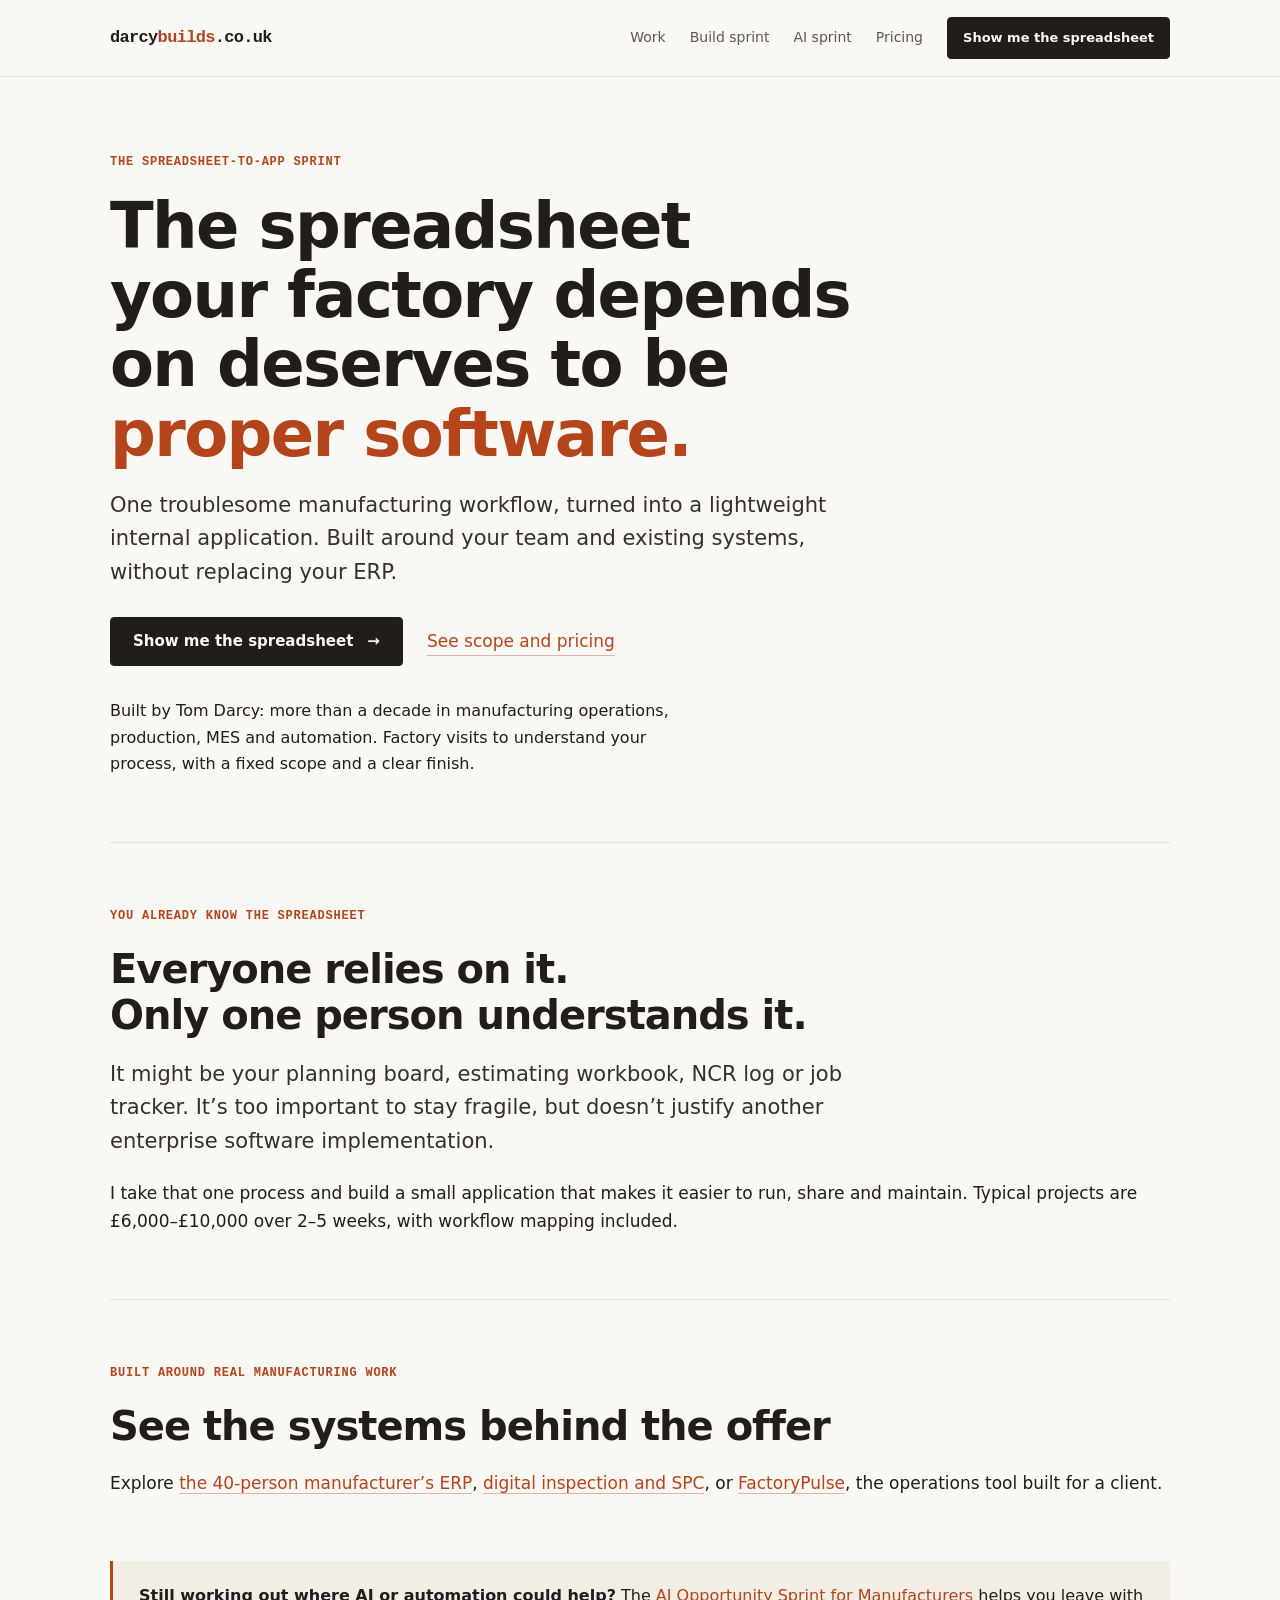
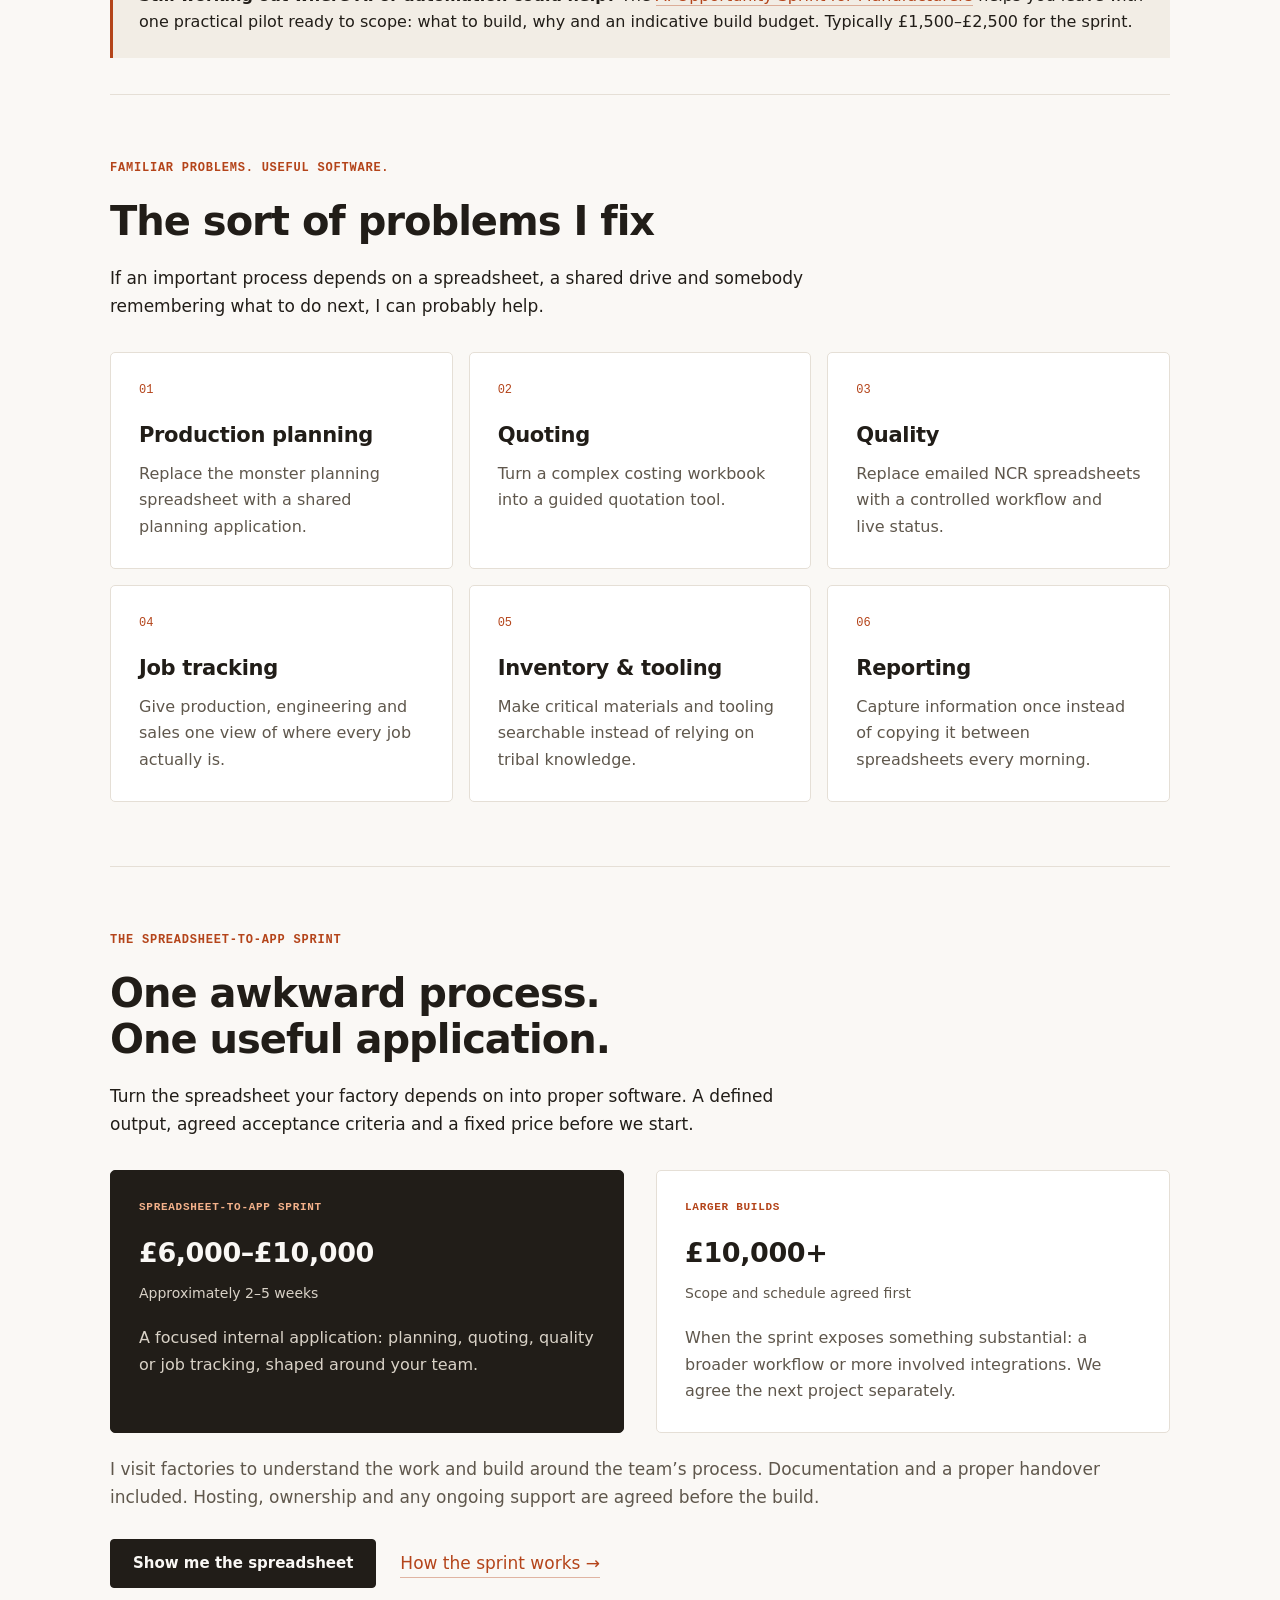
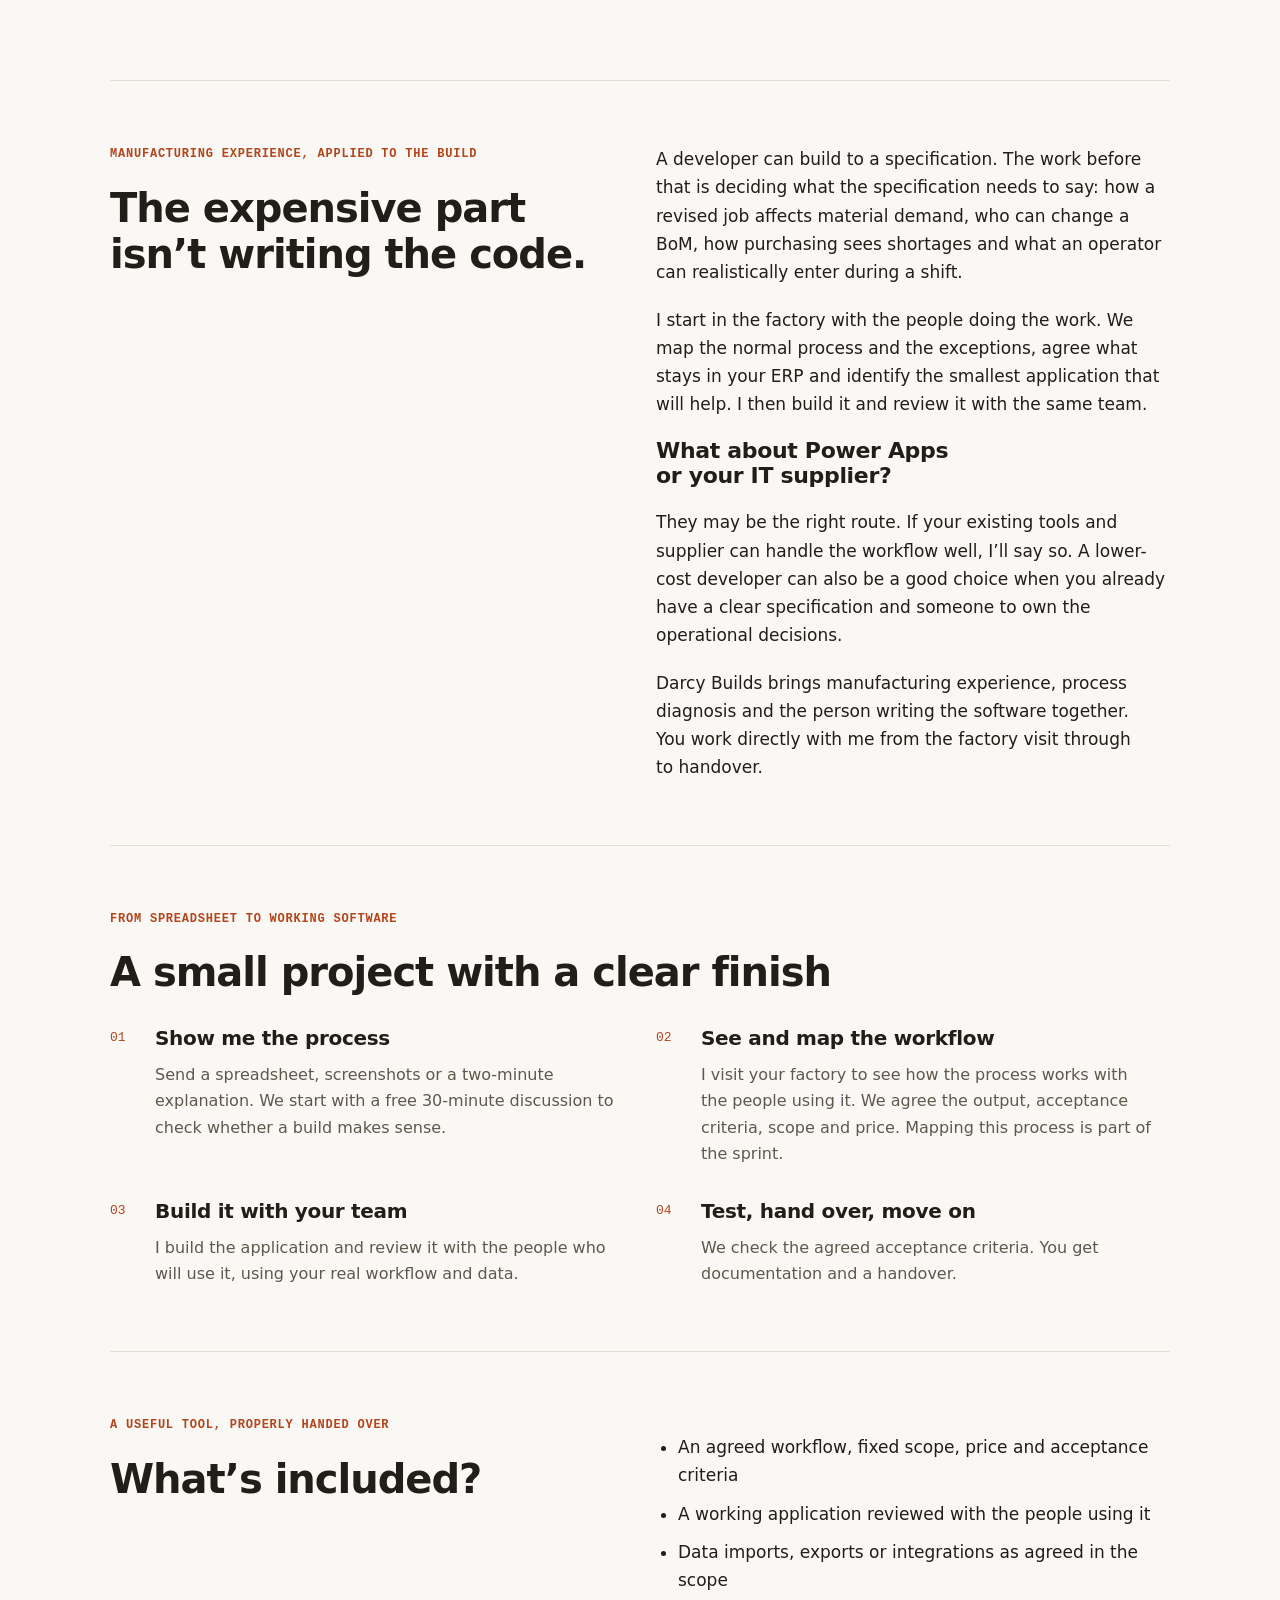
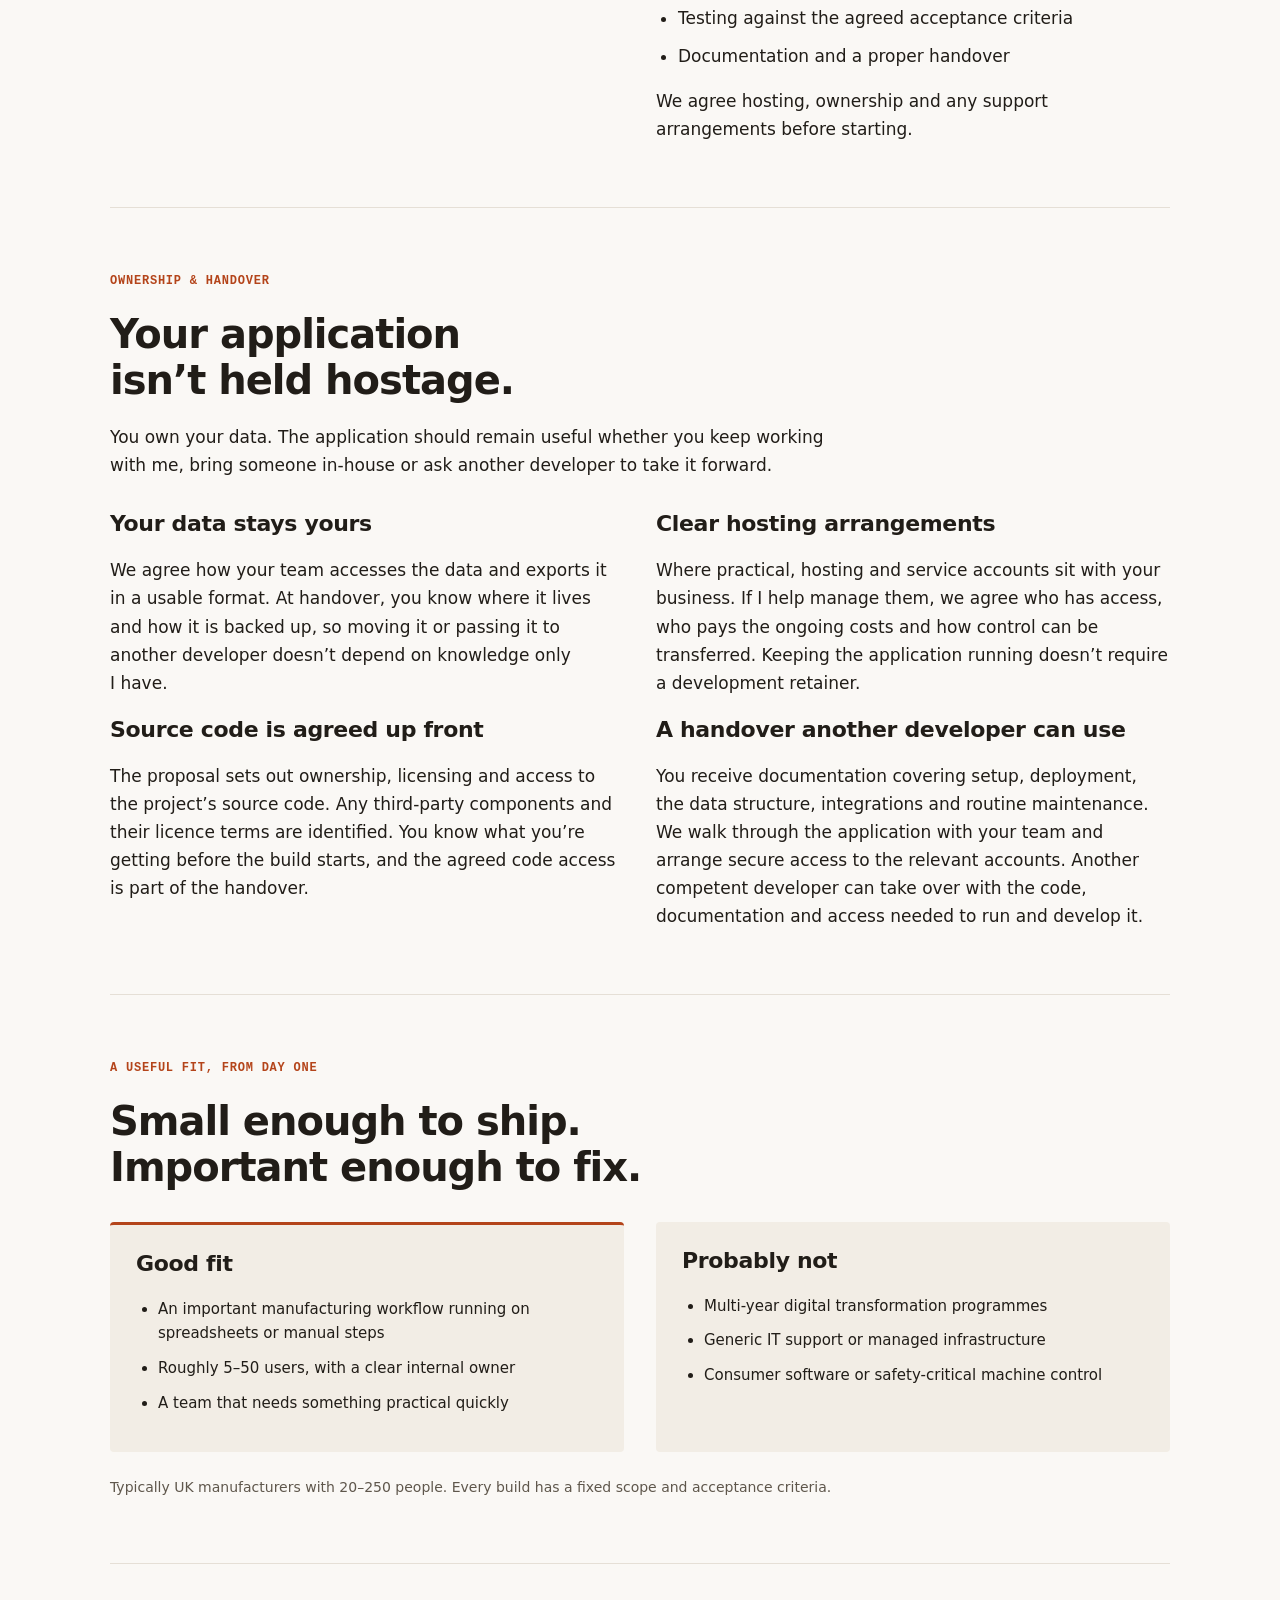
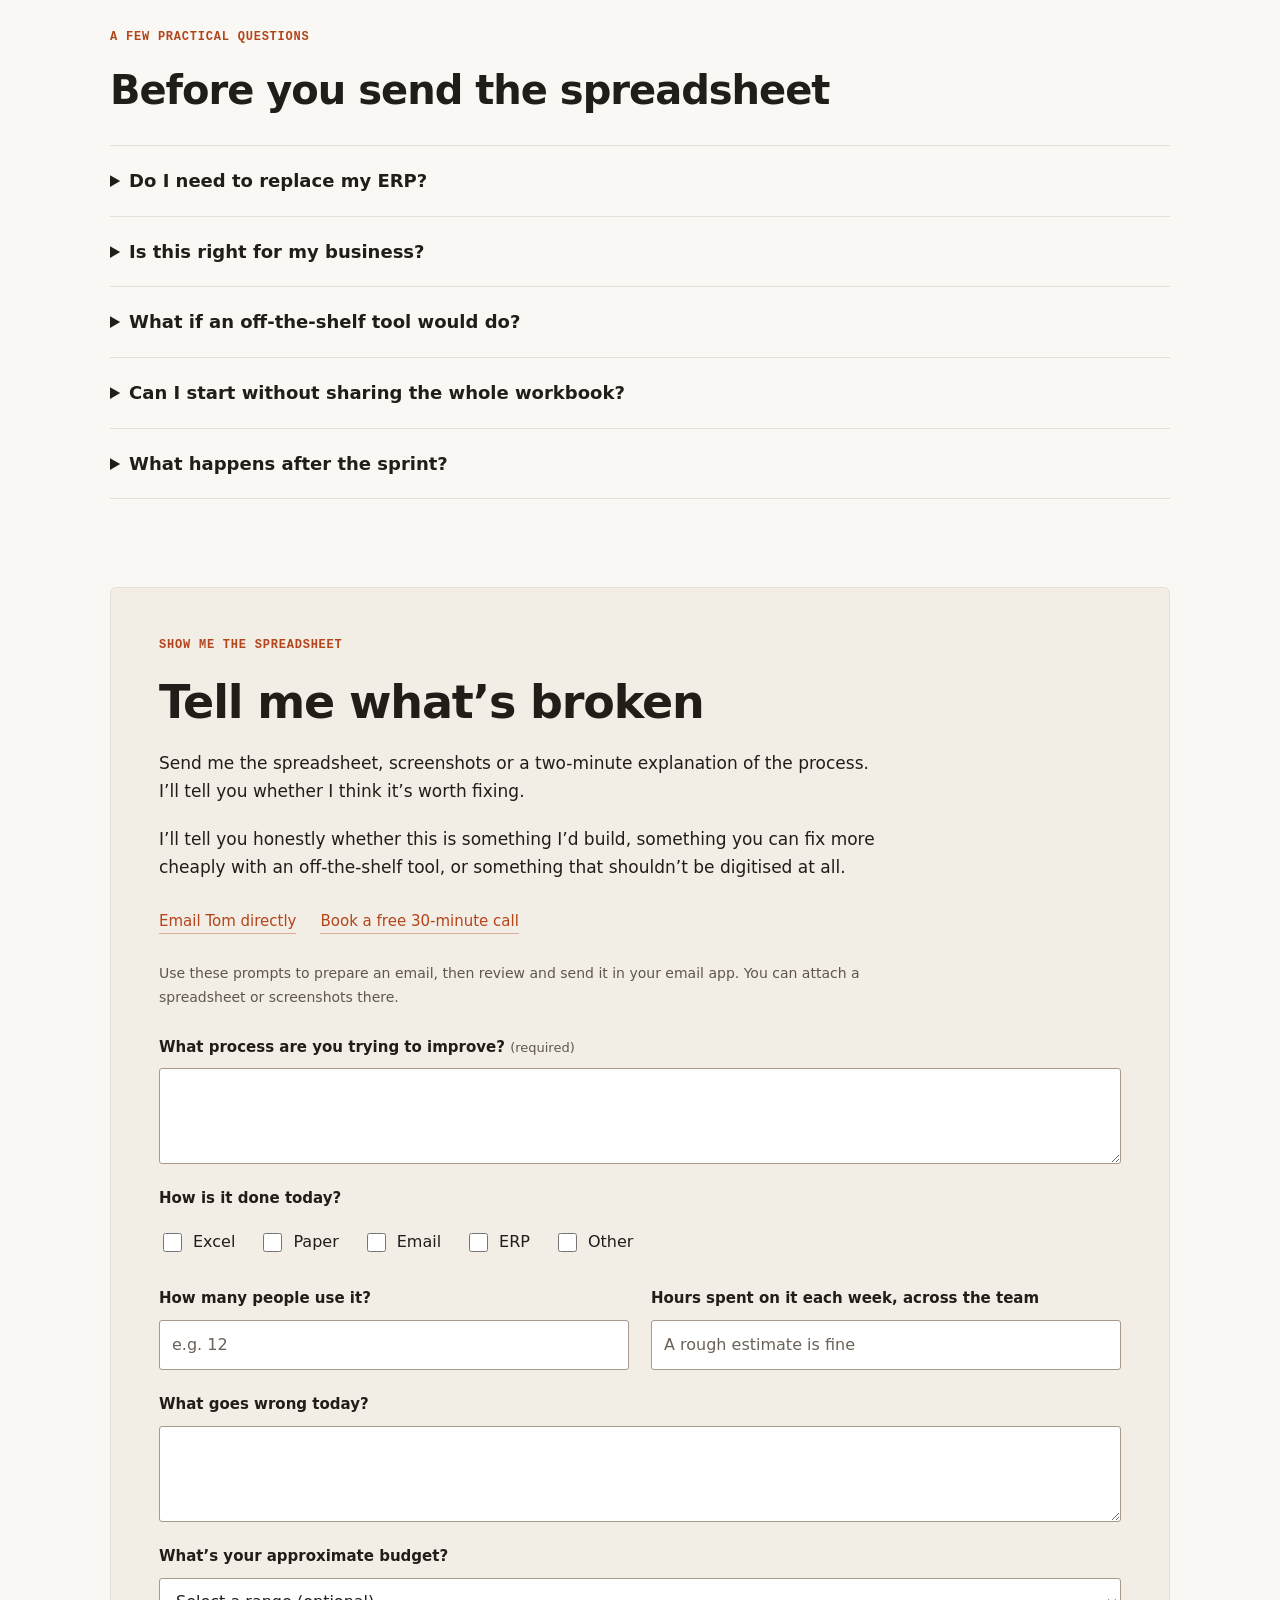
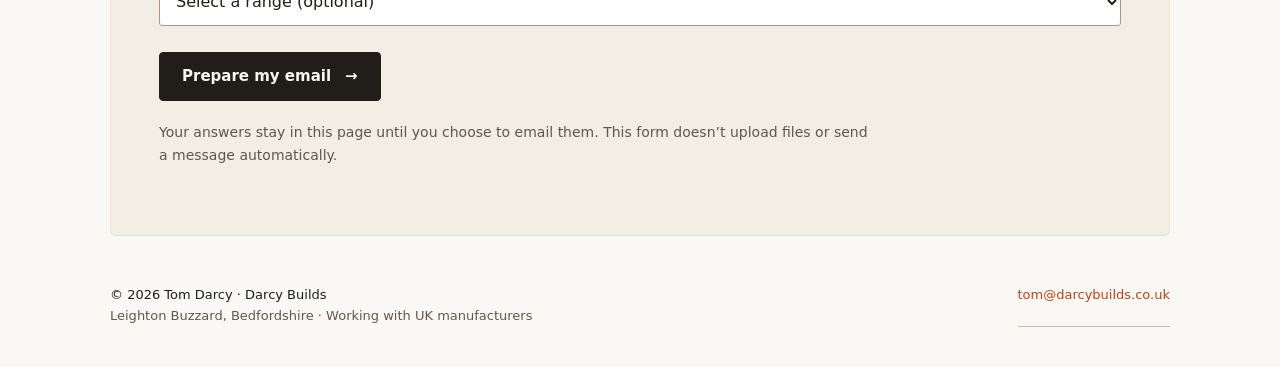
<file: spreadsheet-to-app/index.html>
<!doctype html>
<html lang="en-GB">
  <head>
    <meta charset="utf-8" />
    <meta name="viewport" content="width=device-width, initial-scale=1" />
    <title>Spreadsheet-to-App Sprint for Manufacturers — Darcy Builds</title>
    <meta
      name="description"
      content="Turn the spreadsheet your factory depends on into proper software. Typical builds £6,000–£10,000 in 2–5 weeks. Factory visits, workflow mapping and a proper handover included."
    />
    <meta name="robots" content="index, follow" />
    <meta name="author" content="Tom Darcy" />
    <meta name="application-name" content="Darcy Builds" />
    <meta name="apple-mobile-web-app-title" content="Darcy Builds" />
    <meta name="format-detection" content="telephone=no" />
    <meta name="color-scheme" content="light" />
    <meta name="theme-color" content="#faf8f5" />
    <link
      rel="canonical"
      href="https://darcybuilds.co.uk/spreadsheet-to-app/"
    />
    <link
      rel="alternate"
      hreflang="en-GB"
      href="https://darcybuilds.co.uk/spreadsheet-to-app/"
    />
    <link
      rel="alternate"
      hreflang="x-default"
      href="https://darcybuilds.co.uk/spreadsheet-to-app/"
    />
    <link rel="sitemap" type="application/xml" href="/sitemap.xml" />
    <link rel="manifest" href="/site.webmanifest" />
    <meta
      property="og:title"
      content="Spreadsheet-to-App Sprint for Manufacturers — Darcy Builds"
    />
    <meta
      property="og:description"
      content="Turn the spreadsheet your factory depends on into proper software. Typical builds £6,000–£10,000 in 2–5 weeks. Factory visits, workflow mapping and a proper handover included."
    />
    <meta property="og:type" content="website" />
    <meta
      property="og:url"
      content="https://darcybuilds.co.uk/spreadsheet-to-app/"
    />
    <meta property="og:site_name" content="Darcy Builds" />
    <meta property="og:locale" content="en_GB" />
    <meta
      property="og:image"
      content="https://darcybuilds.co.uk/og-image.png"
    />
    <meta
      property="og:image:secure_url"
      content="https://darcybuilds.co.uk/og-image.png"
    />
    <meta property="og:image:type" content="image/png" />
    <meta property="og:image:width" content="1200" />
    <meta property="og:image:height" content="630" />
    <meta
      property="og:image:alt"
      content="Spreadsheet-to-App Sprint for Manufacturers — Darcy Builds"
    />
    <meta name="twitter:card" content="summary_large_image" />
    <meta
      name="twitter:title"
      content="Spreadsheet-to-App Sprint for Manufacturers — Darcy Builds"
    />
    <meta
      name="twitter:description"
      content="Turn the spreadsheet your factory depends on into proper software. Typical builds £6,000–£10,000 in 2–5 weeks. Factory visits, workflow mapping and a proper handover included."
    />
    <meta
      name="twitter:image"
      content="https://darcybuilds.co.uk/og-image.png"
    />
    <meta
      name="twitter:image:alt"
      content="Spreadsheet-to-App Sprint for Manufacturers — Darcy Builds"
    />
    <meta name="geo.region" content="GB" />
    <meta
      name="geo.placename"
      content="Leighton Buzzard, Bedfordshire, United Kingdom"
    />
    <meta name="business:contact_data:locality" content="Leighton Buzzard" />
    <meta name="business:contact_data:region" content="Bedfordshire" />
    <meta name="business:contact_data:country_name" content="United Kingdom" />
    <link rel="icon" href="/favicon.svg" type="image/svg+xml" />
    <script type="application/ld+json">
      {
        "@context": "https://schema.org",
        "@graph": [
          {
            "@type": "Person",
            "@id": "https://darcybuilds.co.uk/#tom-darcy",
            "name": "Tom Darcy",
            "url": "https://darcybuilds.co.uk/",
            "image": "https://darcybuilds.co.uk/image.png",
            "email": "tom@darcybuilds.co.uk",
            "jobTitle": "Manufacturing software builder",
            "homeLocation": {
              "@type": "Place",
              "name": "Leighton Buzzard, Bedfordshire"
            },
            "worksFor": {
              "@id": "https://darcybuilds.co.uk/#business"
            },
            "knowsAbout": [
              "Manufacturing operations",
              "Production planning",
              "Quoting workflows",
              "Quality records",
              "Internal software",
              "Systems integration"
            ]
          },
          {
            "@type": "ProfessionalService",
            "@id": "https://darcybuilds.co.uk/#business",
            "name": "Darcy Builds",
            "url": "https://darcybuilds.co.uk/",
            "image": "https://darcybuilds.co.uk/og-image.png",
            "logo": "https://darcybuilds.co.uk/favicon.svg",
            "email": "tom@darcybuilds.co.uk",
            "priceRange": "GBP 1500-10000+",
            "address": {
              "@type": "PostalAddress",
              "addressLocality": "Leighton Buzzard",
              "addressRegion": "Bedfordshire",
              "addressCountry": "GB"
            },
            "location": {
              "@type": "Place",
              "name": "Leighton Buzzard, Bedfordshire",
              "address": {
                "@type": "PostalAddress",
                "addressLocality": "Leighton Buzzard",
                "addressRegion": "Bedfordshire",
                "addressCountry": "GB"
              }
            },
            "founder": {
              "@id": "https://darcybuilds.co.uk/#tom-darcy"
            },
            "areaServed": [
              {
                "@type": "AdministrativeArea",
                "name": "Bedfordshire"
              },
              {
                "@type": "Country",
                "name": "United Kingdom"
              }
            ],
            "description": "Small, useful bits of software for UK manufacturers whose operational workflows have outgrown spreadsheets.",
            "hasOfferCatalog": {
              "@type": "OfferCatalog",
              "name": "Darcy Builds services",
              "itemListElement": [
                {
                  "@type": "Offer",
                  "name": "Spreadsheet-to-App Sprint",
                  "priceSpecification": {
                    "@type": "PriceSpecification",
                    "priceCurrency": "GBP",
                    "minPrice": 6000,
                    "maxPrice": 10000
                  },
                  "url": "https://darcybuilds.co.uk/spreadsheet-to-app/"
                },
                {
                  "@type": "Offer",
                  "name": "Larger builds",
                  "priceSpecification": {
                    "@type": "PriceSpecification",
                    "priceCurrency": "GBP",
                    "minPrice": 10000
                  }
                },
                {
                  "@type": "Offer",
                  "name": "AI Opportunity Sprint for Manufacturers",
                  "url": "https://darcybuilds.co.uk/ai-opportunity-sprint/",
                  "priceSpecification": {
                    "@type": "PriceSpecification",
                    "priceCurrency": "GBP",
                    "minPrice": 1500,
                    "maxPrice": 2500
                  }
                }
              ]
            }
          },
          {
            "@type": "WebSite",
            "@id": "https://darcybuilds.co.uk/#website",
            "name": "Darcy Builds",
            "url": "https://darcybuilds.co.uk/",
            "inLanguage": "en-GB",
            "publisher": {
              "@id": "https://darcybuilds.co.uk/#business"
            }
          },
          {
            "@type": "WebPage",
            "@id": "https://darcybuilds.co.uk/spreadsheet-to-app/#webpage",
            "url": "https://darcybuilds.co.uk/spreadsheet-to-app/",
            "name": "Spreadsheet-to-App Sprint for Manufacturers — Darcy Builds",
            "description": "Turn the spreadsheet your factory depends on into proper software. Typical builds £6,000–£10,000 in 2–5 weeks. Factory visits, workflow mapping and a proper handover included.",
            "isPartOf": {
              "@id": "https://darcybuilds.co.uk/#website"
            },
            "about": {
              "@id": "https://darcybuilds.co.uk/#business"
            },
            "primaryImageOfPage": {
              "@type": "ImageObject",
              "url": "https://darcybuilds.co.uk/og-image.png",
              "width": 1200,
              "height": 630
            },
            "inLanguage": "en-GB"
          }
        ]
      }
    </script>

    <link rel="stylesheet" href="/styles.css" />
    <script src="/enquiry.js" defer></script>
  </head>
  <body>
    <a class="skip-link" href="#main">Skip to content</a>
    <header class="site-header">
      <div class="header-inner">
        <a class="brand" href="/" aria-label="Darcy Builds home"
          >darcy<span>builds</span><span class="brand-domain">.co.uk</span></a
        >
        <nav aria-label="Main navigation">
          <a class="nav-extra" href="/#work">Work</a
          ><a class="nav-extra" href="/spreadsheet-to-app/">Build sprint</a
          ><a class="nav-extra" href="/ai-opportunity-sprint/">AI sprint</a
          ><a class="nav-extra" href="/#services">Pricing</a
          ><a class="button small" href="#contact">Show me the spreadsheet</a>
        </nav>
      </div>
    </header>
    <main id="main" class="container">
      <section class="hero landing-hero">
        <div>
          <p class="eyebrow">The Spreadsheet-to-App Sprint</p>
          <h1>
            The spreadsheet your factory depends on deserves to be
            <em>proper software.</em>
          </h1>
          <p class="lead">
            One troublesome manufacturing workflow, turned into a lightweight
            internal application. Built around your team and existing systems,
            without replacing your ERP.
          </p>
          <div class="actions">
            <a class="button" href="#contact"
              >Show me the spreadsheet <span aria-hidden="true">→</span></a
            ><a href="#services">See scope and pricing</a>
          </div>
          <p class="hero-proof">
            Built by Tom Darcy: more than a decade in manufacturing operations,
            production, MES and automation. Factory visits to understand your
            process, with a fixed scope and a clear finish.
          </p>
        </div>
      </section>
      <section class="section recognition">
        <p class="eyebrow">You already know the spreadsheet</p>
        <h2>Everyone relies on it.<br />Only one person understands it.</h2>
        <p class="lead">
          It might be your planning board, estimating workbook, NCR log or job
          tracker. It’s too important to stay fragile, but doesn’t justify
          another enterprise software implementation.
        </p>
        <p>
          I take that one process and build a small application that makes it
          easier to run, share and maintain. Typical projects are £6,000–£10,000
          over 2–5 weeks, with workflow mapping included.
        </p>
      </section>
      <section class="section">
        <p class="eyebrow">Built around real manufacturing work</p>
        <h2>See the systems behind the offer</h2>
        <p>
          Explore
          <a href="/case-studies/manufacturing-erp/"
            >the 40-person manufacturer’s ERP</a
          >,
          <a href="/case-studies/digital-inspection-spc/"
            >digital inspection and SPC</a
          >, or <a href="/case-studies/factorypulse/">FactoryPulse</a>, the
          operations tool built for a client.
        </p>
      </section>
      <aside class="service-alternative">
        <strong>Still working out where AI or automation could help?</strong>
        The
        <a href="/ai-opportunity-sprint/"
          >AI Opportunity Sprint for Manufacturers</a
        >
        helps you leave with one practical pilot ready to scope: what to build,
        why and an indicative build budget. Typically £1,500–£2,500 for the
        sprint.
      </aside>
      <section id="what" class="section">
        <div class="section-heading">
          <p class="eyebrow">Familiar problems. Useful software.</p>
          <h2>The sort of problems I fix</h2>
          <p>
            If an important process depends on a spreadsheet, a shared drive and
            somebody remembering what to do next, I can probably help.
          </p>
        </div>
        <div class="grid examples">
          <article class="card">
            <span class="number">01</span>
            <h3>Production planning</h3>
            <p>
              Replace the monster planning spreadsheet with a shared planning
              application.
            </p>
          </article>
          <article class="card">
            <span class="number">02</span>
            <h3>Quoting</h3>
            <p>Turn a complex costing workbook into a guided quotation tool.</p>
          </article>
          <article class="card">
            <span class="number">03</span>
            <h3>Quality</h3>
            <p>
              Replace emailed NCR spreadsheets with a controlled workflow and
              live status.
            </p>
          </article>
          <article class="card">
            <span class="number">04</span>
            <h3>Job tracking</h3>
            <p>
              Give production, engineering and sales one view of where every job
              actually is.
            </p>
          </article>
          <article class="card">
            <span class="number">05</span>
            <h3>Inventory & tooling</h3>
            <p>
              Make critical materials and tooling searchable instead of relying
              on tribal knowledge.
            </p>
          </article>
          <article class="card">
            <span class="number">06</span>
            <h3>Reporting</h3>
            <p>
              Capture information once instead of copying it between
              spreadsheets every morning.
            </p>
          </article>
        </div>
      </section>
      <section id="services" class="section offer">
        <div class="section-heading">
          <p class="eyebrow">The Spreadsheet-to-App Sprint</p>
          <h2>One awkward process.<br />One useful application.</h2>
          <p>
            Turn the spreadsheet your factory depends on into proper software. A
            defined output, agreed acceptance criteria and a fixed price before
            we start.
          </p>
        </div>
        <div class="two-col prices">
          <article class="card featured">
            <p class="eyebrow">Spreadsheet-to-App Sprint</p>
            <h3>£6,000–£10,000</h3>
            <p class="timing">Approximately 2–5 weeks</p>
            <p>
              A focused internal application: planning, quoting, quality or job
              tracking, shaped around your team.
            </p>
          </article>
          <article class="card">
            <p class="eyebrow">Larger builds</p>
            <h3>£10,000+</h3>
            <p class="timing">Scope and schedule agreed first</p>
            <p>
              When the sprint exposes something substantial: a broader workflow
              or more involved integrations. We agree the next project
              separately.
            </p>
          </article>
        </div>
        <p class="muted">
          I visit factories to understand the work and build around the team’s
          process. Documentation and a proper handover included. Hosting,
          ownership and any ongoing support are agreed before the build.
        </p>
        <div class="actions">
          <a class="button" href="#contact">Show me the spreadsheet</a
          ><a href="#process"
            >How the sprint works <span aria-hidden="true">→</span></a
          >
        </div>
      </section>
      <section id="approach" class="section two-col">
        <div>
          <p class="eyebrow">Manufacturing experience, applied to the build</p>
          <h2>The expensive part isn’t writing the code.</h2>
        </div>
        <div>
          <p>
            A developer can build to a specification. The work before that is
            deciding what the specification needs to say: how a revised job
            affects material demand, who can change a BoM, how purchasing sees
            shortages and what an operator can realistically enter during a
            shift.
          </p>
          <p>
            I start in the factory with the people doing the work. We map the
            normal process and the exceptions, agree what stays in your ERP and
            identify the smallest application that will help. I then build it
            and review it with the same team.
          </p>
          <h3>What about Power Apps or your IT supplier?</h3>
          <p>
            They may be the right route. If your existing tools and supplier can
            handle the workflow well, I’ll say so. A lower-cost developer can
            also be a good choice when you already have a clear specification
            and someone to own the operational decisions.
          </p>
          <p>
            Darcy Builds brings manufacturing experience, process diagnosis and
            the person writing the software together. You work directly with me
            from the factory visit through to handover.
          </p>
        </div>
      </section>
      <section id="process" class="section">
        <div class="section-heading">
          <p class="eyebrow">From spreadsheet to working software</p>
          <h2>A small project with a clear finish</h2>
        </div>
        <ol class="steps">
          <li>
            <h3>Show me the process</h3>
            <p>
              Send a spreadsheet, screenshots or a two-minute explanation. We
              start with a free 30-minute discussion to check whether a build
              makes sense.
            </p>
          </li>
          <li>
            <h3>See and map the workflow</h3>
            <p>
              I visit your factory to see how the process works with the people
              using it. We agree the output, acceptance criteria, scope and
              price. Mapping this process is part of the sprint.
            </p>
          </li>
          <li>
            <h3>Build it with your team</h3>
            <p>
              I build the application and review it with the people who will use
              it, using your real workflow and data.
            </p>
          </li>
          <li>
            <h3>Test, hand over, move on</h3>
            <p>
              We check the agreed acceptance criteria. You get documentation and
              a handover.
            </p>
          </li>
        </ol>
      </section>
      <section class="section two-col">
        <div>
          <p class="eyebrow">A useful tool, properly handed over</p>
          <h2>What’s included?</h2>
        </div>
        <div>
          <ul>
            <li>
              An agreed workflow, fixed scope, price and acceptance criteria
            </li>
            <li>A working application reviewed with the people using it</li>
            <li>
              Data imports, exports or integrations as agreed in the scope
            </li>
            <li>Testing against the agreed acceptance criteria</li>
            <li>Documentation and a proper handover</li>
          </ul>
          <p>
            We agree hosting, ownership and any support arrangements before
            starting.
          </p>
        </div>
      </section>
      <section id="ownership" class="section">
        <div class="section-heading">
          <p class="eyebrow">Ownership &amp; handover</p>
          <h2>Your application isn’t held hostage.</h2>
          <p>
            You own your data. The application should remain useful whether you
            keep working with me, bring someone in-house or ask another
            developer to take it forward.
          </p>
        </div>
        <div class="two-col">
          <div>
            <h3>Your data stays yours</h3>
            <p>
              We agree how your team accesses the data and exports it in a
              usable format. At handover, you know where it lives and how it is
              backed up, so moving it or passing it to another developer doesn’t
              depend on knowledge only I have.
            </p>
            <h3>Source code is agreed up front</h3>
            <p>
              The proposal sets out ownership, licensing and access to the
              project’s source code. Any third-party components and their
              licence terms are identified. You know what you’re getting before
              the build starts, and the agreed code access is part of the
              handover.
            </p>
          </div>
          <div>
            <h3>Clear hosting arrangements</h3>
            <p>
              Where practical, hosting and service accounts sit with your
              business. If I help manage them, we agree who has access, who pays
              the ongoing costs and how control can be transferred. Keeping the
              application running doesn’t require a development retainer.
            </p>
            <h3>A handover another developer can use</h3>
            <p>
              You receive documentation covering setup, deployment, the data
              structure, integrations and routine maintenance. We walk through
              the application with your team and arrange secure access to the
              relevant accounts. Another competent developer can take over with
              the code, documentation and access needed to run and develop it.
            </p>
          </div>
        </div>
      </section>
      <section id="fit" class="section">
        <div class="section-heading">
          <p class="eyebrow">A useful fit, from day one</p>
          <h2>Small enough to ship.<br />Important enough to fix.</h2>
        </div>
        <div class="two-col fit-panels">
          <div>
            <h3>Good fit</h3>
            <ul>
              <li>
                An important manufacturing workflow running on spreadsheets or
                manual steps
              </li>
              <li>Roughly 5–50 users, with a clear internal owner</li>

              <li>A team that needs something practical quickly</li>
            </ul>
          </div>
          <div>
            <h3>Probably not</h3>
            <ul>
              <li>Multi-year digital transformation programmes</li>
              <li>Generic IT support or managed infrastructure</li>
              <li>Consumer software or safety-critical machine control</li>
            </ul>
          </div>
        </div>
        <p class="small-text muted">
          Typically UK manufacturers with 20–250 people. Every build has a fixed
          scope and acceptance criteria.
        </p>
      </section>
      <section class="section">
        <div class="section-heading">
          <p class="eyebrow">A few practical questions</p>
          <h2>Before you send the spreadsheet</h2>
        </div>
        <details>
          <summary>Do I need to replace my ERP?</summary>
          <p>
            No. The application sits around the existing systems. We can use
            spreadsheet imports, ERP exports or an agreed integration, depending
            on what the workflow needs.
          </p>
        </details>
        <details>
          <summary>Is this right for my business?</summary>
          <p>
            The best fit is a UK manufacturer with roughly 20–250 people,
            established systems and one awkward operational process outside
            them. I work directly with MDs, operations leaders and engineering
            teams.
          </p>
        </details>
        <details>
          <summary>What if an off-the-shelf tool would do?</summary>
          <p>
            I’ll say so. The initial discussion is free. We start with the
            operational problem and choose an existing tool when it meets the
            team’s needs.
          </p>
        </details>
        <details>
          <summary>Can I start without sharing the whole workbook?</summary>
          <p>
            Yes. Screenshots with sensitive details removed or a two-minute
            description are enough for the first conversation. We can agree how
            to share the detail later.
          </p>
        </details>
        <details>
          <summary>What happens after the sprint?</summary>
          <p>
            You get documentation and a handover, with support responsibilities
            agreed in advance. Another workflow can become another fixed-price
            sprint. If the work reveals a more substantial project, we scope and
            price that separately.
          </p>
        </details>
      </section>
      <section id="contact" class="section contact">
        <div class="section-heading">
          <p class="eyebrow">Show me the spreadsheet</p>
          <h2>Tell me what’s broken</h2>
          <p>
            Send me the spreadsheet, screenshots or a two-minute explanation of
            the process. I’ll tell you whether I think it’s worth fixing.
          </p>
          <p>
            I’ll tell you honestly whether this is something I’d build,
            something you can fix more cheaply with an off-the-shelf tool, or
            something that shouldn’t be digitised at all.
          </p>
        </div>
        <div class="actions">
          <a
            href="mailto:tom@darcybuilds.co.uk?subject=Show%20me%20the%20spreadsheet"
            >Email Tom directly</a
          ><a href="https://calendly.com/tom-darcybuilds/30min"
            >Book a free 30-minute call</a
          >
        </div>
        <form id="enquiry-form">
          <p class="form-note" id="form-help">
            Use these prompts to prepare an email, then review and send it in
            your email app. You can attach a spreadsheet or screenshots there.
          </p>
          <div class="form-grid">
            <div class="field full">
              <label for="workflow"
                >What process are you trying to improve?
                <span>(required)</span></label
              ><textarea
                id="workflow"
                name="workflow"
                rows="3"
                maxlength="1500"
                required
                aria-describedby="form-help"
              ></textarea>
            </div>
            <fieldset class="field full">
              <legend>How is it done today?</legend>
              <div class="checks">
                <label
                  ><input type="checkbox" name="current" value="Excel" />
                  Excel</label
                ><label
                  ><input type="checkbox" name="current" value="Paper" />
                  Paper</label
                ><label
                  ><input type="checkbox" name="current" value="Email" />
                  Email</label
                ><label
                  ><input type="checkbox" name="current" value="ERP" />
                  ERP</label
                ><label
                  ><input type="checkbox" name="current" value="Other" />
                  Other</label
                >
              </div>
            </fieldset>
            <div class="field">
              <label for="people">How many people use it?</label
              ><input
                id="people"
                name="people"
                type="number"
                min="1"
                step="1"
                max="100000"
                inputmode="numeric"
                placeholder="e.g. 12"
              />
            </div>
            <div class="field">
              <label for="hours"
                >Hours spent on it each week, across the team</label
              ><input
                id="hours"
                name="hours"
                type="number"
                min="0"
                step="0.5"
                max="100000"
                inputmode="decimal"
                placeholder="A rough estimate is fine"
              />
            </div>
            <div class="field full">
              <label for="problems">What goes wrong today?</label
              ><textarea
                id="problems"
                name="problems"
                rows="3"
                maxlength="1500"
              ></textarea>
            </div>
            <div class="field full">
              <label for="budget">What’s your approximate budget?</label
              ><select id="budget" name="budget">
                <option value="">Select a range (optional)</option>
                <option>£2–5k</option>
                <option>£5–10k</option>
                <option>£10–20k</option>
                <option>£20k+</option>
                <option>Not sure yet</option>
              </select>
            </div>
          </div>
          <button class="button" type="submit" disabled>
            Prepare my email <span aria-hidden="true">→</span>
          </button>
          <p class="form-note">
            Your answers stay in this page until you choose to email them. This
            form doesn’t upload files or send a message automatically.
          </p>
          <noscript
            ><p>
              Email
              <a href="mailto:tom@darcybuilds.co.uk">tom@darcybuilds.co.uk</a>
              with your answers above. Preparing an email here requires
              JavaScript.
            </p></noscript
          >
        </form>
        <div id="email-preview" class="email-preview" hidden>
          <h3>Your enquiry is ready to review</h3>
          <label for="enquiry-text">Email draft</label
          ><textarea id="enquiry-text" rows="12" readonly></textarea>
          <div class="actions">
            <a
              id="email-link"
              class="button"
              href="mailto:tom@darcybuilds.co.uk"
              >Open in my email app</a
            ><button id="copy-enquiry" class="button secondary" type="button">
              Copy enquiry
            </button>
          </div>
          <p class="form-note">
            If your email app doesn’t open, copy the draft and send it to
            <a href="mailto:tom@darcybuilds.co.uk">tom@darcybuilds.co.uk</a>.
          </p>
        </div>
        <p id="form-status" role="status" aria-live="polite"></p>
      </section>
      <footer class="site-footer">
        <div>
          © 2026 Tom Darcy · Darcy Builds<br /><span class="muted"
            >Leighton Buzzard, Bedfordshire · Working with UK
            manufacturers</span
          >
        </div>
        <a href="mailto:tom@darcybuilds.co.uk">tom@darcybuilds.co.uk</a>
      </footer>
    </main>
  </body>
</html>
</file>
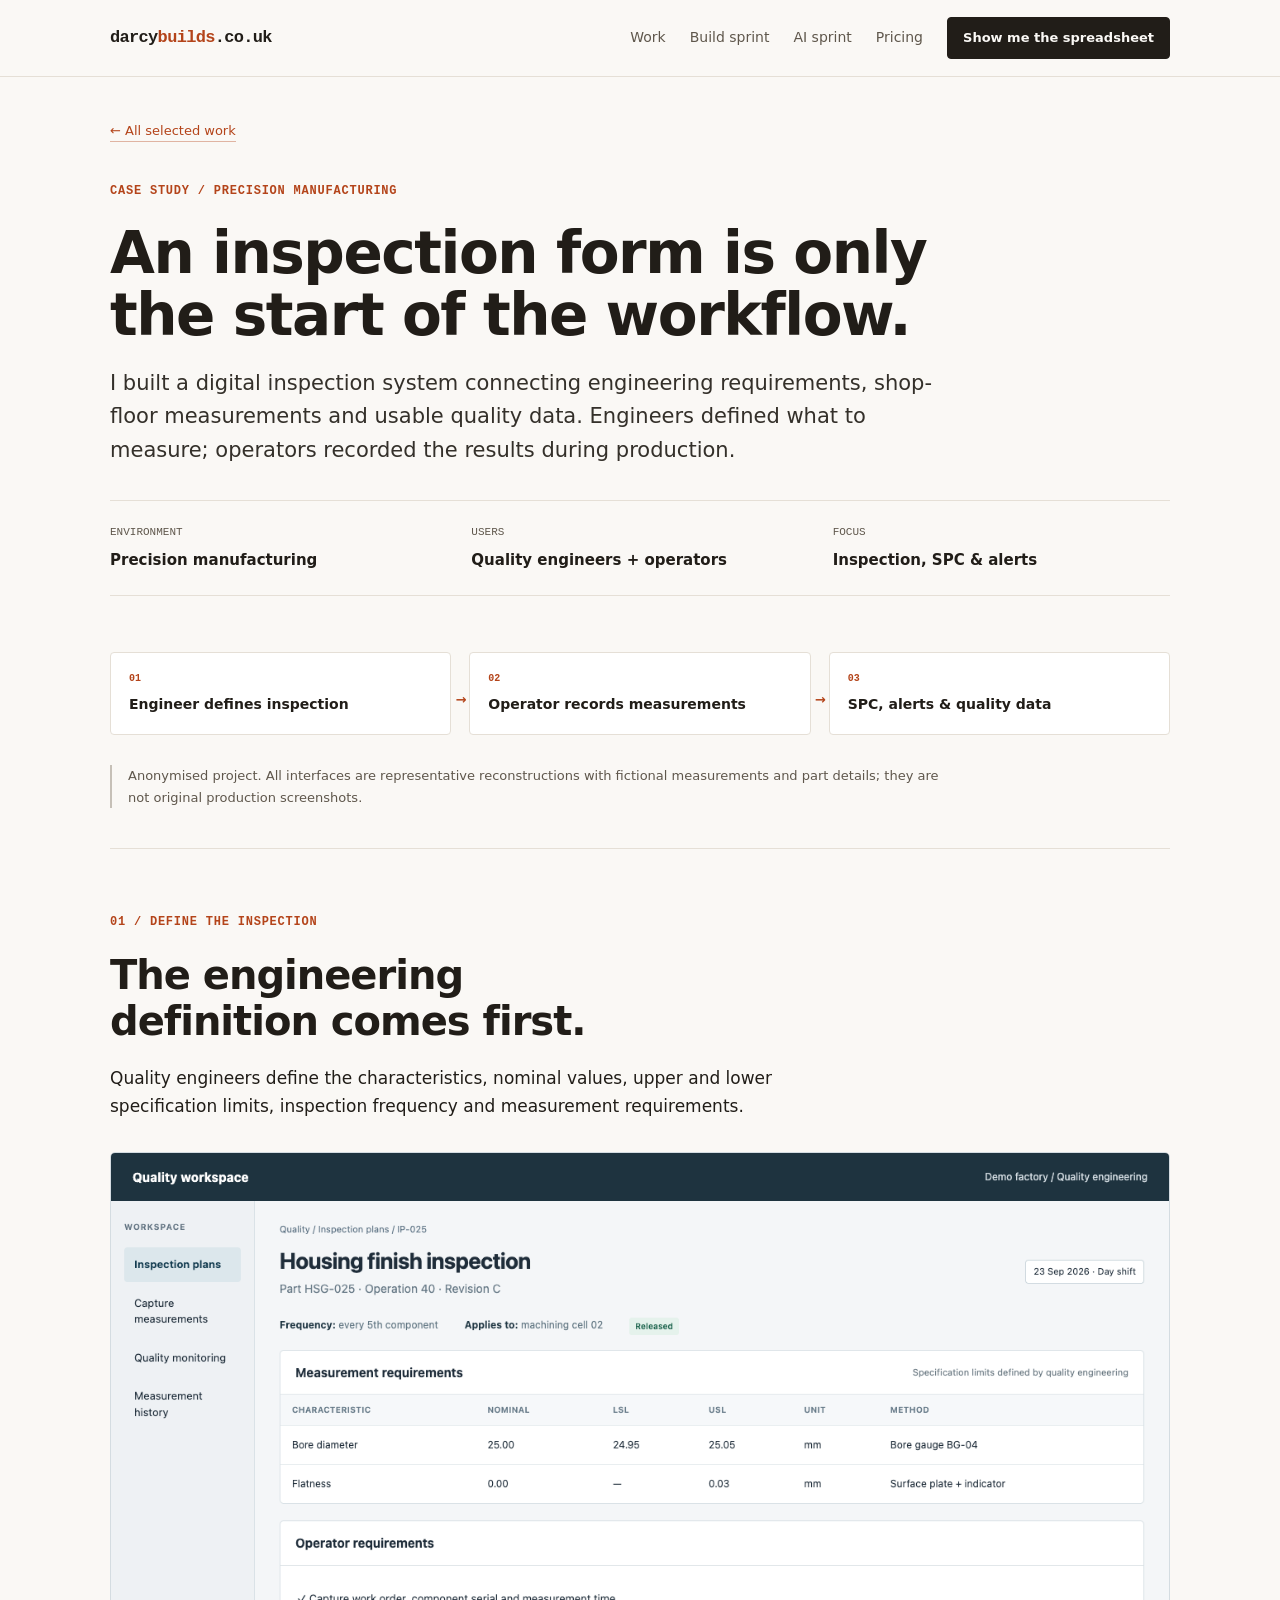
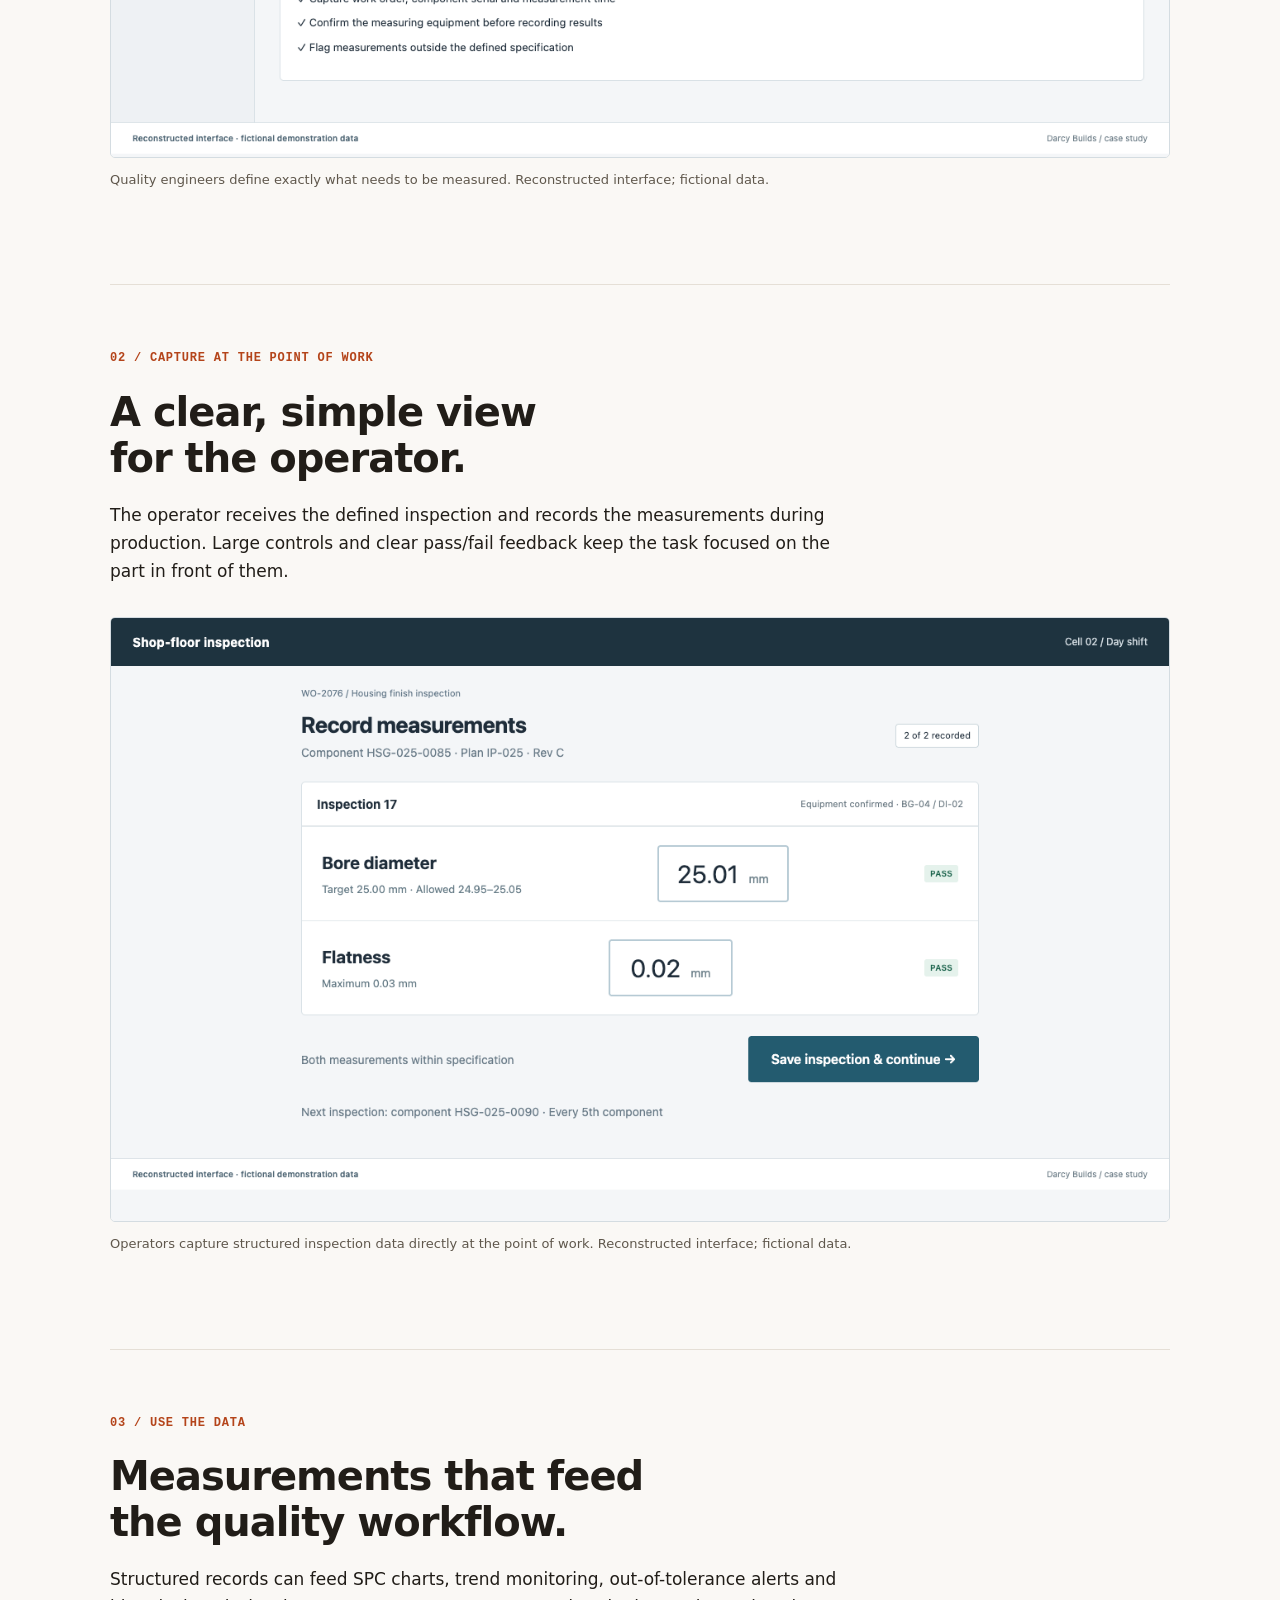
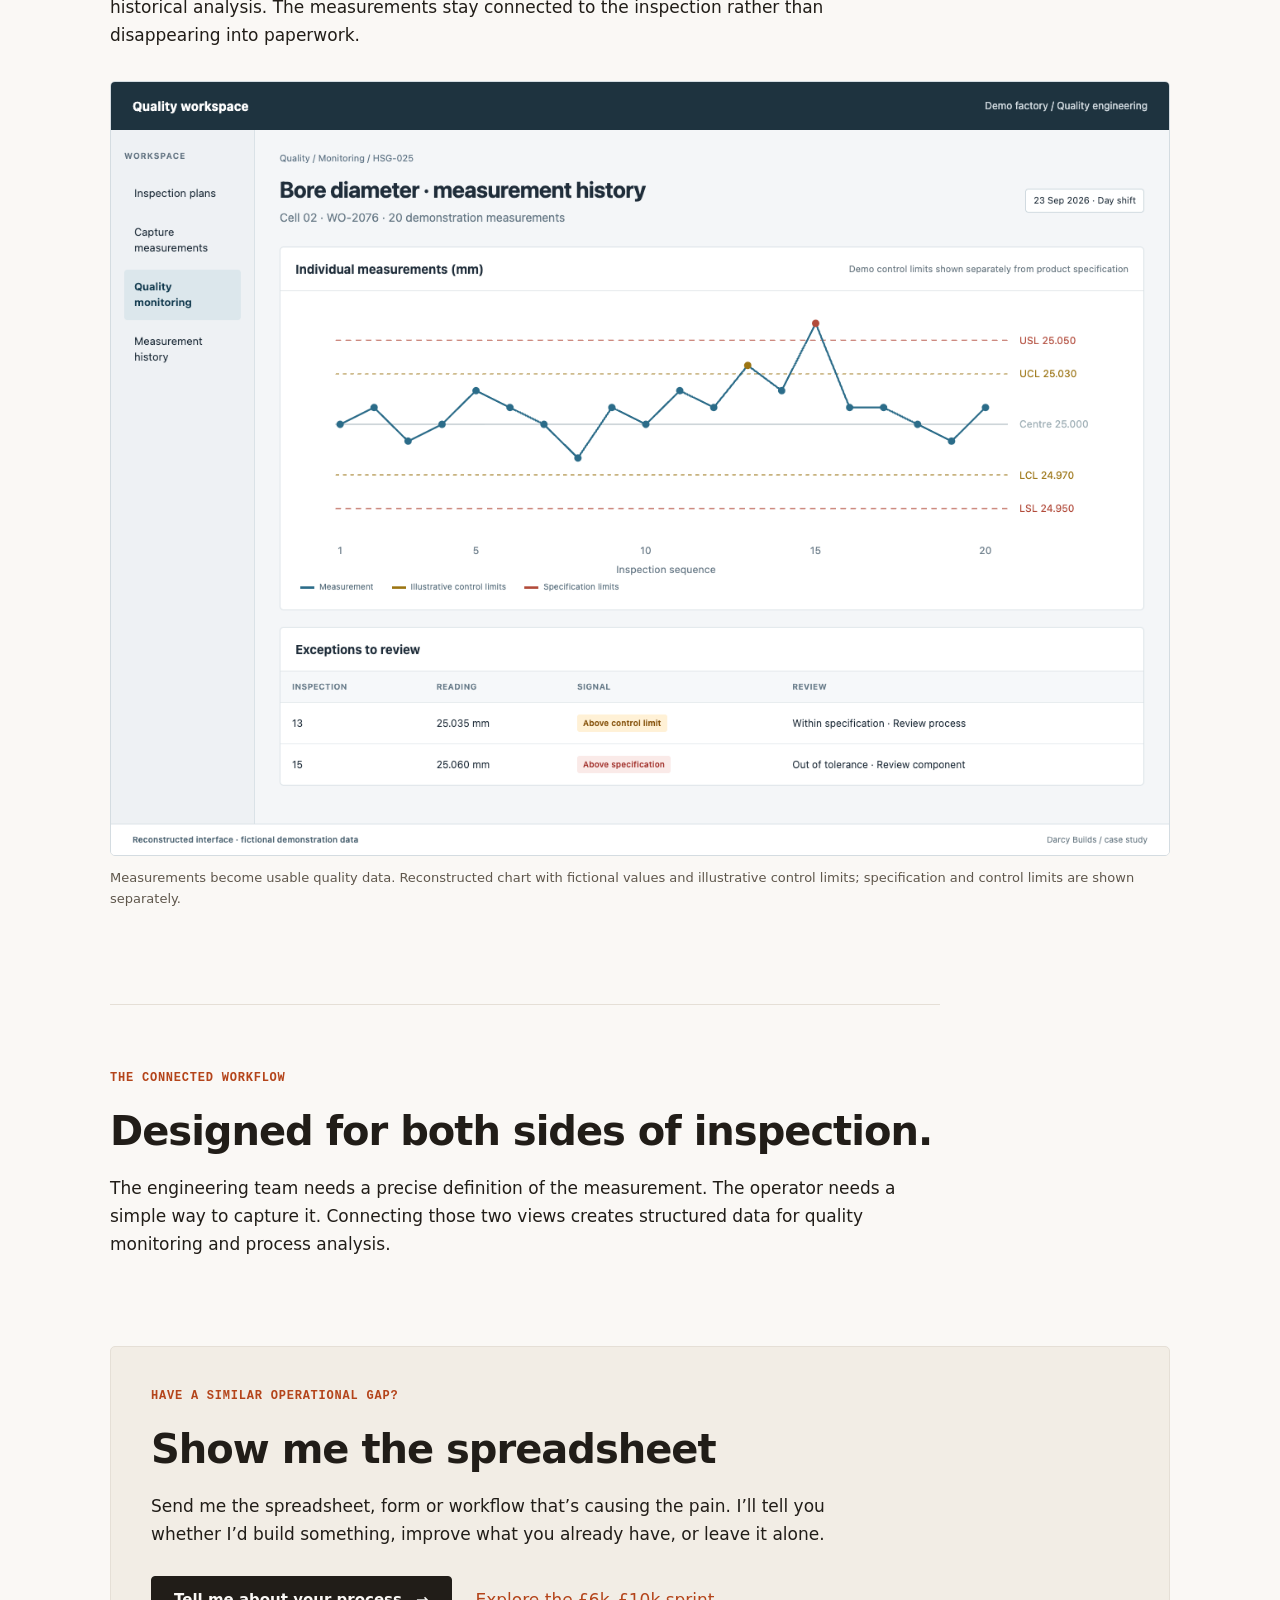
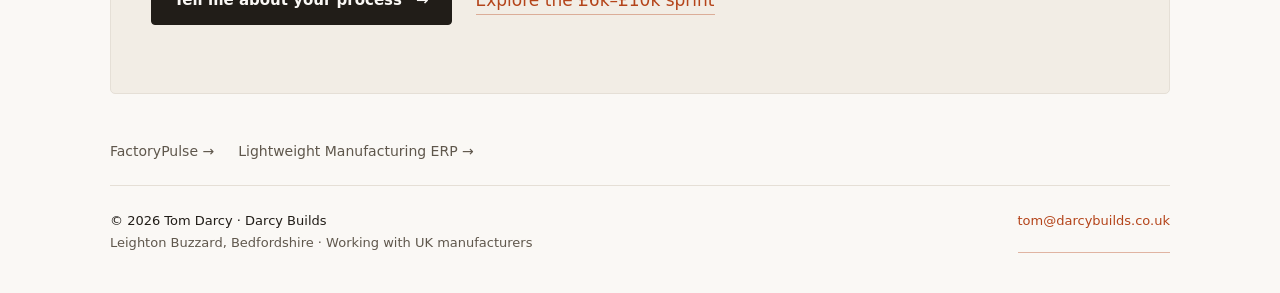
<file: case-studies/digital-inspection-spc/index.html>
<!doctype html>
<html lang="en-GB">
  <head>
    <meta charset="utf-8" />
    <meta name="viewport" content="width=device-width, initial-scale=1" />
    <title>
      Digital Inspection &amp; SPC — Shop-Floor Quality Software — Darcy Builds
    </title>
    <meta
      name="description"
      content="Digital inspection connecting engineering requirements, operator measurements and quality analysis. Anonymised case study with reconstructed screens."
    />
    <meta name="robots" content="index, follow" />
    <meta name="author" content="Tom Darcy" />
    <meta name="application-name" content="Darcy Builds" />
    <meta name="apple-mobile-web-app-title" content="Darcy Builds" />
    <meta name="format-detection" content="telephone=no" />
    <meta name="color-scheme" content="light" />
    <meta name="theme-color" content="#faf8f5" />
    <link
      rel="canonical"
      href="https://darcybuilds.co.uk/case-studies/digital-inspection-spc/"
    />
    <link
      rel="alternate"
      hreflang="en-GB"
      href="https://darcybuilds.co.uk/case-studies/digital-inspection-spc/"
    />
    <link
      rel="alternate"
      hreflang="x-default"
      href="https://darcybuilds.co.uk/case-studies/digital-inspection-spc/"
    />
    <link rel="sitemap" type="application/xml" href="/sitemap.xml" />
    <link rel="manifest" href="/site.webmanifest" />
    <meta
      property="og:title"
      content="Digital Inspection &amp; SPC — Shop-Floor Quality Software — Darcy Builds"
    />
    <meta
      property="og:description"
      content="Digital inspection connecting engineering requirements, operator measurements and quality analysis. Anonymised case study with reconstructed screens."
    />
    <meta property="og:type" content="website" />
    <meta
      property="og:url"
      content="https://darcybuilds.co.uk/case-studies/digital-inspection-spc/"
    />
    <meta property="og:site_name" content="Darcy Builds" />
    <meta property="og:locale" content="en_GB" />
    <meta
      property="og:image"
      content="https://darcybuilds.co.uk/assets/case-studies/inspection-capture.png"
    />
    <meta
      property="og:image:secure_url"
      content="https://darcybuilds.co.uk/assets/case-studies/inspection-capture.png"
    />
    <meta property="og:image:type" content="image/png" />
    <meta property="og:image:width" content="1280" />
    <meta property="og:image:height" content="730" />
    <meta
      property="og:image:alt"
      content="Digital Inspection &amp; SPC — Shop-Floor Quality Software"
    />
    <meta name="twitter:card" content="summary_large_image" />
    <meta
      name="twitter:title"
      content="Digital Inspection &amp; SPC — Shop-Floor Quality Software — Darcy Builds"
    />
    <meta
      name="twitter:description"
      content="Digital inspection connecting engineering requirements, operator measurements and quality analysis. Anonymised case study with reconstructed screens."
    />
    <meta
      name="twitter:image"
      content="https://darcybuilds.co.uk/assets/case-studies/inspection-capture.png"
    />
    <meta
      name="twitter:image:alt"
      content="Digital Inspection &amp; SPC — Shop-Floor Quality Software"
    />
    <meta name="geo.region" content="GB" />
    <meta
      name="geo.placename"
      content="Leighton Buzzard, Bedfordshire, United Kingdom"
    />
    <meta name="business:contact_data:locality" content="Leighton Buzzard" />
    <meta name="business:contact_data:region" content="Bedfordshire" />
    <meta name="business:contact_data:country_name" content="United Kingdom" />
    <link rel="icon" href="/favicon.svg" type="image/svg+xml" />
    <script type="application/ld+json">
      {
        "@context": "https://schema.org",
        "@graph": [
          {
            "@type": "Person",
            "@id": "https://darcybuilds.co.uk/#tom-darcy",
            "name": "Tom Darcy",
            "url": "https://darcybuilds.co.uk/",
            "image": "https://darcybuilds.co.uk/image.png",
            "email": "tom@darcybuilds.co.uk",
            "jobTitle": "Manufacturing software builder",
            "homeLocation": {
              "@type": "Place",
              "name": "Leighton Buzzard, Bedfordshire"
            },
            "worksFor": {
              "@id": "https://darcybuilds.co.uk/#business"
            },
            "knowsAbout": [
              "Manufacturing operations",
              "Production planning",
              "Quoting workflows",
              "Quality records",
              "Internal software",
              "Systems integration"
            ]
          },
          {
            "@type": "ProfessionalService",
            "@id": "https://darcybuilds.co.uk/#business",
            "name": "Darcy Builds",
            "url": "https://darcybuilds.co.uk/",
            "image": "https://darcybuilds.co.uk/assets/case-studies/inspection-capture.png",
            "logo": "https://darcybuilds.co.uk/favicon.svg",
            "email": "tom@darcybuilds.co.uk",
            "priceRange": "GBP 1500-10000+",
            "address": {
              "@type": "PostalAddress",
              "addressLocality": "Leighton Buzzard",
              "addressRegion": "Bedfordshire",
              "addressCountry": "GB"
            },
            "location": {
              "@type": "Place",
              "name": "Leighton Buzzard, Bedfordshire",
              "address": {
                "@type": "PostalAddress",
                "addressLocality": "Leighton Buzzard",
                "addressRegion": "Bedfordshire",
                "addressCountry": "GB"
              }
            },
            "founder": {
              "@id": "https://darcybuilds.co.uk/#tom-darcy"
            },
            "areaServed": [
              {
                "@type": "AdministrativeArea",
                "name": "Bedfordshire"
              },
              {
                "@type": "Country",
                "name": "United Kingdom"
              }
            ],
            "description": "Small, useful bits of software for UK manufacturers whose operational workflows have outgrown spreadsheets.",
            "hasOfferCatalog": {
              "@type": "OfferCatalog",
              "name": "Darcy Builds services",
              "itemListElement": [
                {
                  "@type": "Offer",
                  "name": "Spreadsheet-to-App Sprint",
                  "priceSpecification": {
                    "@type": "PriceSpecification",
                    "priceCurrency": "GBP",
                    "minPrice": 6000,
                    "maxPrice": 10000
                  },
                  "url": "https://darcybuilds.co.uk/spreadsheet-to-app/"
                },
                {
                  "@type": "Offer",
                  "name": "Larger builds",
                  "priceSpecification": {
                    "@type": "PriceSpecification",
                    "priceCurrency": "GBP",
                    "minPrice": 10000
                  }
                },
                {
                  "@type": "Offer",
                  "name": "AI Opportunity Sprint for Manufacturers",
                  "url": "https://darcybuilds.co.uk/ai-opportunity-sprint/",
                  "priceSpecification": {
                    "@type": "PriceSpecification",
                    "priceCurrency": "GBP",
                    "minPrice": 1500,
                    "maxPrice": 2500
                  }
                }
              ]
            }
          },
          {
            "@type": "WebSite",
            "@id": "https://darcybuilds.co.uk/#website",
            "name": "Darcy Builds",
            "url": "https://darcybuilds.co.uk/",
            "inLanguage": "en-GB",
            "publisher": {
              "@id": "https://darcybuilds.co.uk/#business"
            }
          },
          {
            "@type": "WebPage",
            "@id": "https://darcybuilds.co.uk/case-studies/digital-inspection-spc/#webpage",
            "url": "https://darcybuilds.co.uk/case-studies/digital-inspection-spc/",
            "name": "Digital Inspection & SPC — Shop-Floor Quality Software",
            "description": "Digital inspection connecting engineering requirements, operator measurements and quality analysis. Anonymised case study with reconstructed screens.",
            "isPartOf": {
              "@id": "https://darcybuilds.co.uk/#website"
            },
            "about": {
              "@id": "https://darcybuilds.co.uk/#business"
            },
            "primaryImageOfPage": {
              "@type": "ImageObject",
              "url": "https://darcybuilds.co.uk/assets/case-studies/inspection-capture.png",
              "width": 1280,
              "height": 730
            },
            "inLanguage": "en-GB"
          }
        ]
      }
    </script>

    <link rel="stylesheet" href="/styles.css" />
  </head>
  <body>
    <a class="skip-link" href="#main">Skip to content</a>
    <header class="site-header">
      <div class="header-inner">
        <a class="brand" href="/" aria-label="Darcy Builds home"
          >darcy<span>builds</span><span class="brand-domain">.co.uk</span></a
        >
        <nav aria-label="Main navigation">
          <a class="nav-extra" href="/#work">Work</a
          ><a class="nav-extra" href="/spreadsheet-to-app/">Build sprint</a
          ><a class="nav-extra" href="/ai-opportunity-sprint/">AI sprint</a
          ><a class="nav-extra" href="/#services">Pricing</a
          ><a class="button small" href="#contact">Show me the spreadsheet</a>
        </nav>
      </div>
    </header>
    <main id="main" class="container case-page">
      <div class="case-intro">
        <a class="back-link" href="/#work">← All selected work</a>
        <p class="eyebrow">Case study / Precision manufacturing</p>
        <h1>An inspection form is only<br />the start of the workflow.</h1>
        <p class="lead">
          I built a digital inspection system connecting engineering
          requirements, shop-floor measurements and usable quality data.
          Engineers defined what to measure; operators recorded the results
          during production.
        </p>
        <dl class="case-facts">
          <div>
            <dt>Environment</dt>
            <dd>Precision manufacturing</dd>
          </div>
          <div>
            <dt>Users</dt>
            <dd>Quality engineers + operators</dd>
          </div>
          <div>
            <dt>Focus</dt>
            <dd>Inspection, SPC & alerts</dd>
          </div>
        </dl>
      </div>
      <ol class="workflow" aria-label="Digital inspection workflow">
        <li><span>01</span>Engineer defines inspection</li>
        <li><span>02</span>Operator records measurements</li>
        <li><span>03</span>SPC, alerts & quality data</li>
      </ol>
      <p class="provenance-note">
        Anonymised project. All interfaces are representative reconstructions
        with fictional measurements and part details; they are not original
        production screenshots.
      </p>
      <section class="section">
        <div class="section-heading">
          <p class="eyebrow">01 / Define the inspection</p>
          <h2>The engineering definition comes first.</h2>
          <p>
            Quality engineers define the characteristics, nominal values, upper
            and lower specification limits, inspection frequency and measurement
            requirements.
          </p>
        </div>
        <figure class="evidence">
          <a
            class="image-link"
            href="/assets/case-studies/inspection-definition.png"
            aria-label="Open full-size image: Reconstructed quality-engineer screen specifying bore diameter, flatness, limits and inspection frequency"
            ><img
              src="/assets/case-studies/inspection-definition.png"
              alt="Reconstructed quality-engineer screen specifying bore diameter, flatness, limits and inspection frequency"
              width="1280"
              height="730"
              loading="eager"
              decoding="async"
          /></a>
          <figcaption>
            Quality engineers define exactly what needs to be measured.
            Reconstructed interface; fictional data.
          </figcaption>
        </figure>
      </section>
      <section class="section">
        <div class="section-heading">
          <p class="eyebrow">02 / Capture at the point of work</p>
          <h2>A clear, simple view for the operator.</h2>
          <p>
            The operator receives the defined inspection and records the
            measurements during production. Large controls and clear pass/fail
            feedback keep the task focused on the part in front of them.
          </p>
        </div>
        <figure class="evidence">
          <a
            class="image-link"
            href="/assets/case-studies/inspection-capture.png"
            aria-label="Open full-size image: Reconstructed touch-friendly inspection capture showing bore diameter 25.01 mm and flatness 0.02 mm"
            ><img
              src="/assets/case-studies/inspection-capture.png"
              alt="Reconstructed touch-friendly inspection capture showing bore diameter 25.01 mm and flatness 0.02 mm"
              width="1280"
              height="730"
              loading="lazy"
              decoding="async"
          /></a>
          <figcaption>
            Operators capture structured inspection data directly at the point
            of work. Reconstructed interface; fictional data.
          </figcaption>
        </figure>
      </section>
      <section class="section">
        <div class="section-heading">
          <p class="eyebrow">03 / Use the data</p>
          <h2>Measurements that feed the quality workflow.</h2>
          <p>
            Structured records can feed SPC charts, trend monitoring,
            out-of-tolerance alerts and historical analysis. The measurements
            stay connected to the inspection rather than disappearing into
            paperwork.
          </p>
        </div>
        <figure class="evidence">
          <a
            class="image-link"
            href="/assets/case-studies/inspection-spc.png"
            aria-label="Open full-size image: Reconstructed measurement chart separating specification and illustrative control limits, with two exceptions for review"
            ><img
              src="/assets/case-studies/inspection-spc.png"
              alt="Reconstructed measurement chart separating specification and illustrative control limits, with two exceptions for review"
              width="1280"
              height="935"
              loading="lazy"
              decoding="async"
          /></a>
          <figcaption>
            Measurements become usable quality data. Reconstructed chart with
            fictional values and illustrative control limits; specification and
            control limits are shown separately.
          </figcaption>
        </figure>
      </section>
      <section class="section outcome">
        <p class="eyebrow">The connected workflow</p>
        <h2>Designed for both sides of inspection.</h2>
        <p>
          The engineering team needs a precise definition of the measurement.
          The operator needs a simple way to capture it. Connecting those two
          views creates structured data for quality monitoring and process
          analysis.
        </p>
      </section>
      <section id="contact" class="section case-contact">
        <p class="eyebrow">Have a similar operational gap?</p>
        <h2>Show me the spreadsheet</h2>
        <p>
          Send me the spreadsheet, form or workflow that’s causing the pain.
          I’ll tell you whether I’d build something, improve what you already
          have, or leave it alone.
        </p>
        <div class="actions">
          <a class="button" href="/#contact"
            >Tell me about your process <span aria-hidden="true">→</span></a
          ><a href="/spreadsheet-to-app/">Explore the £6k–£10k sprint</a>
        </div>
      </section>
      <nav class="related-work" aria-label="More case studies">
        <a href="/case-studies/factorypulse/">FactoryPulse →</a
        ><a href="/case-studies/manufacturing-erp/"
          >Lightweight Manufacturing ERP →</a
        >
      </nav>
      <footer class="site-footer">
        <div>
          © 2026 Tom Darcy · Darcy Builds<br /><span class="muted"
            >Leighton Buzzard, Bedfordshire · Working with UK
            manufacturers</span
          >
        </div>
        <a href="mailto:tom@darcybuilds.co.uk">tom@darcybuilds.co.uk</a>
      </footer>
    </main>
  </body>
</html>
</file>
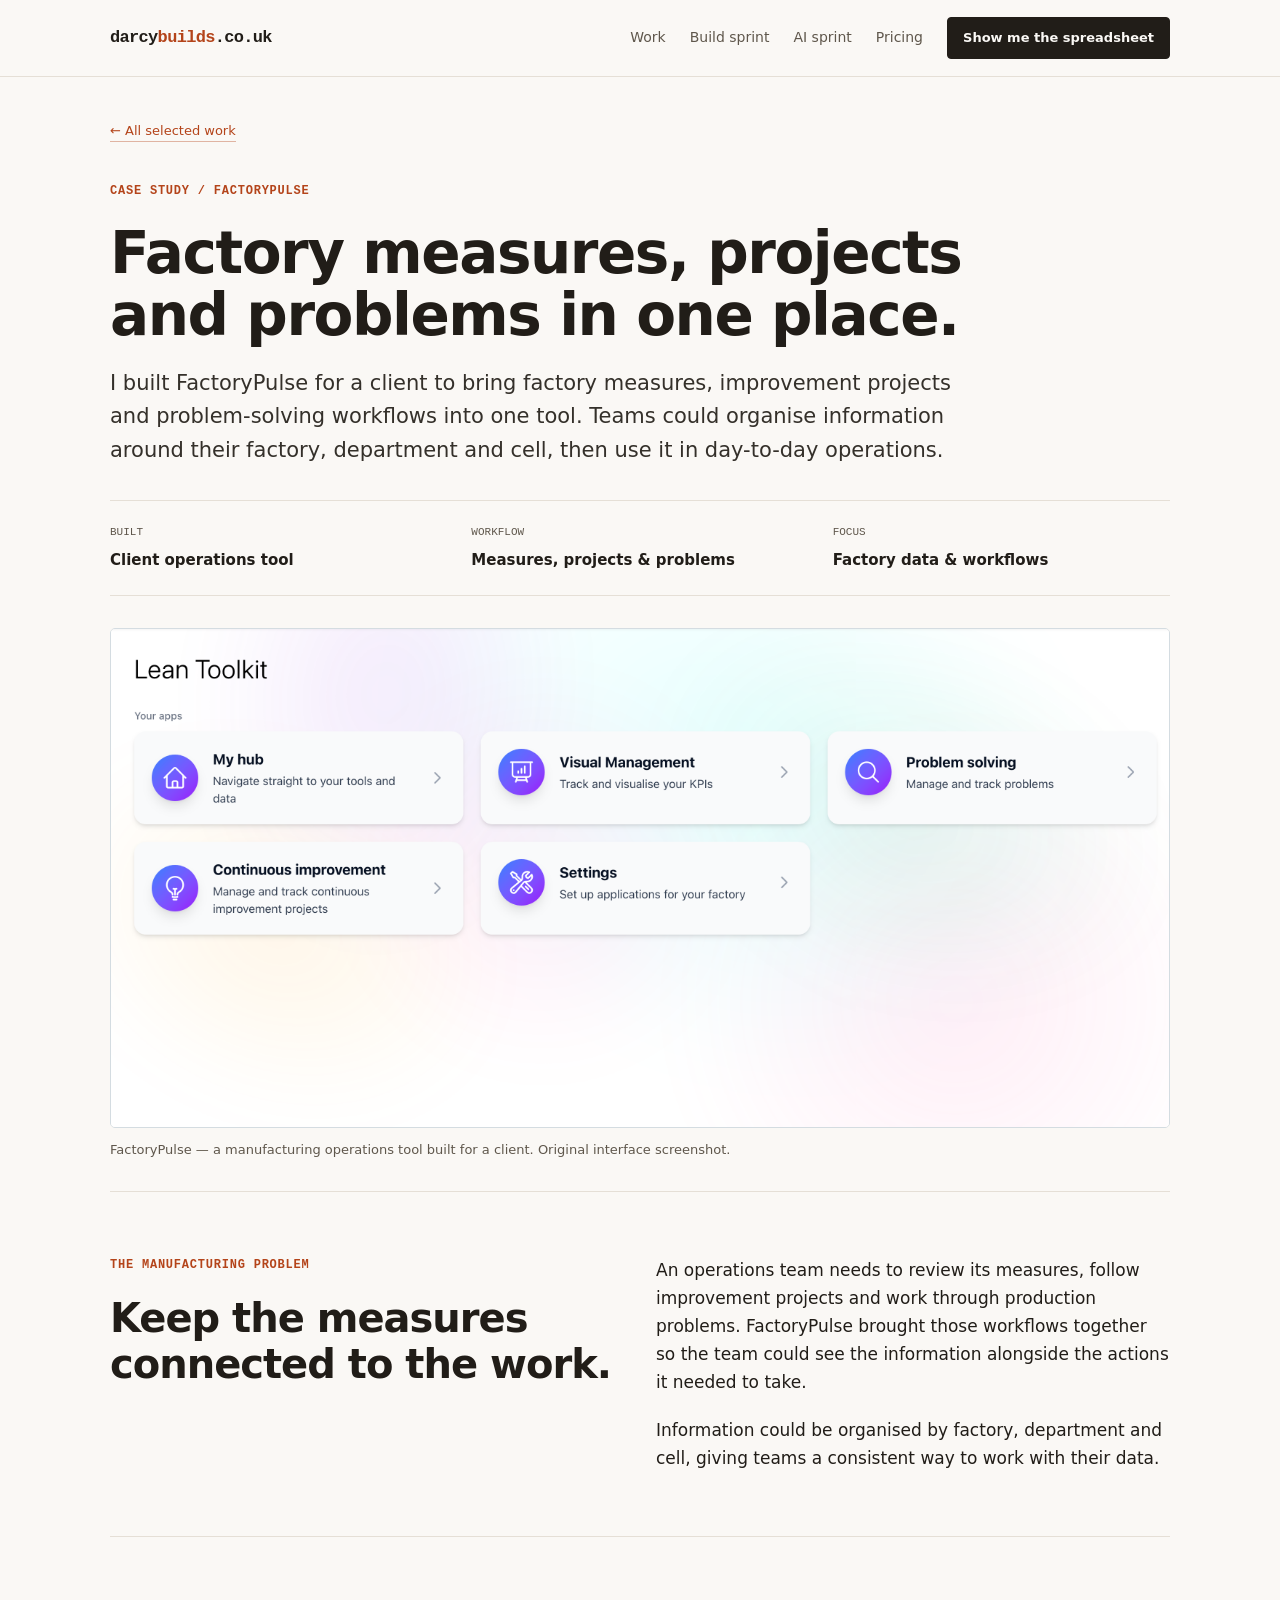
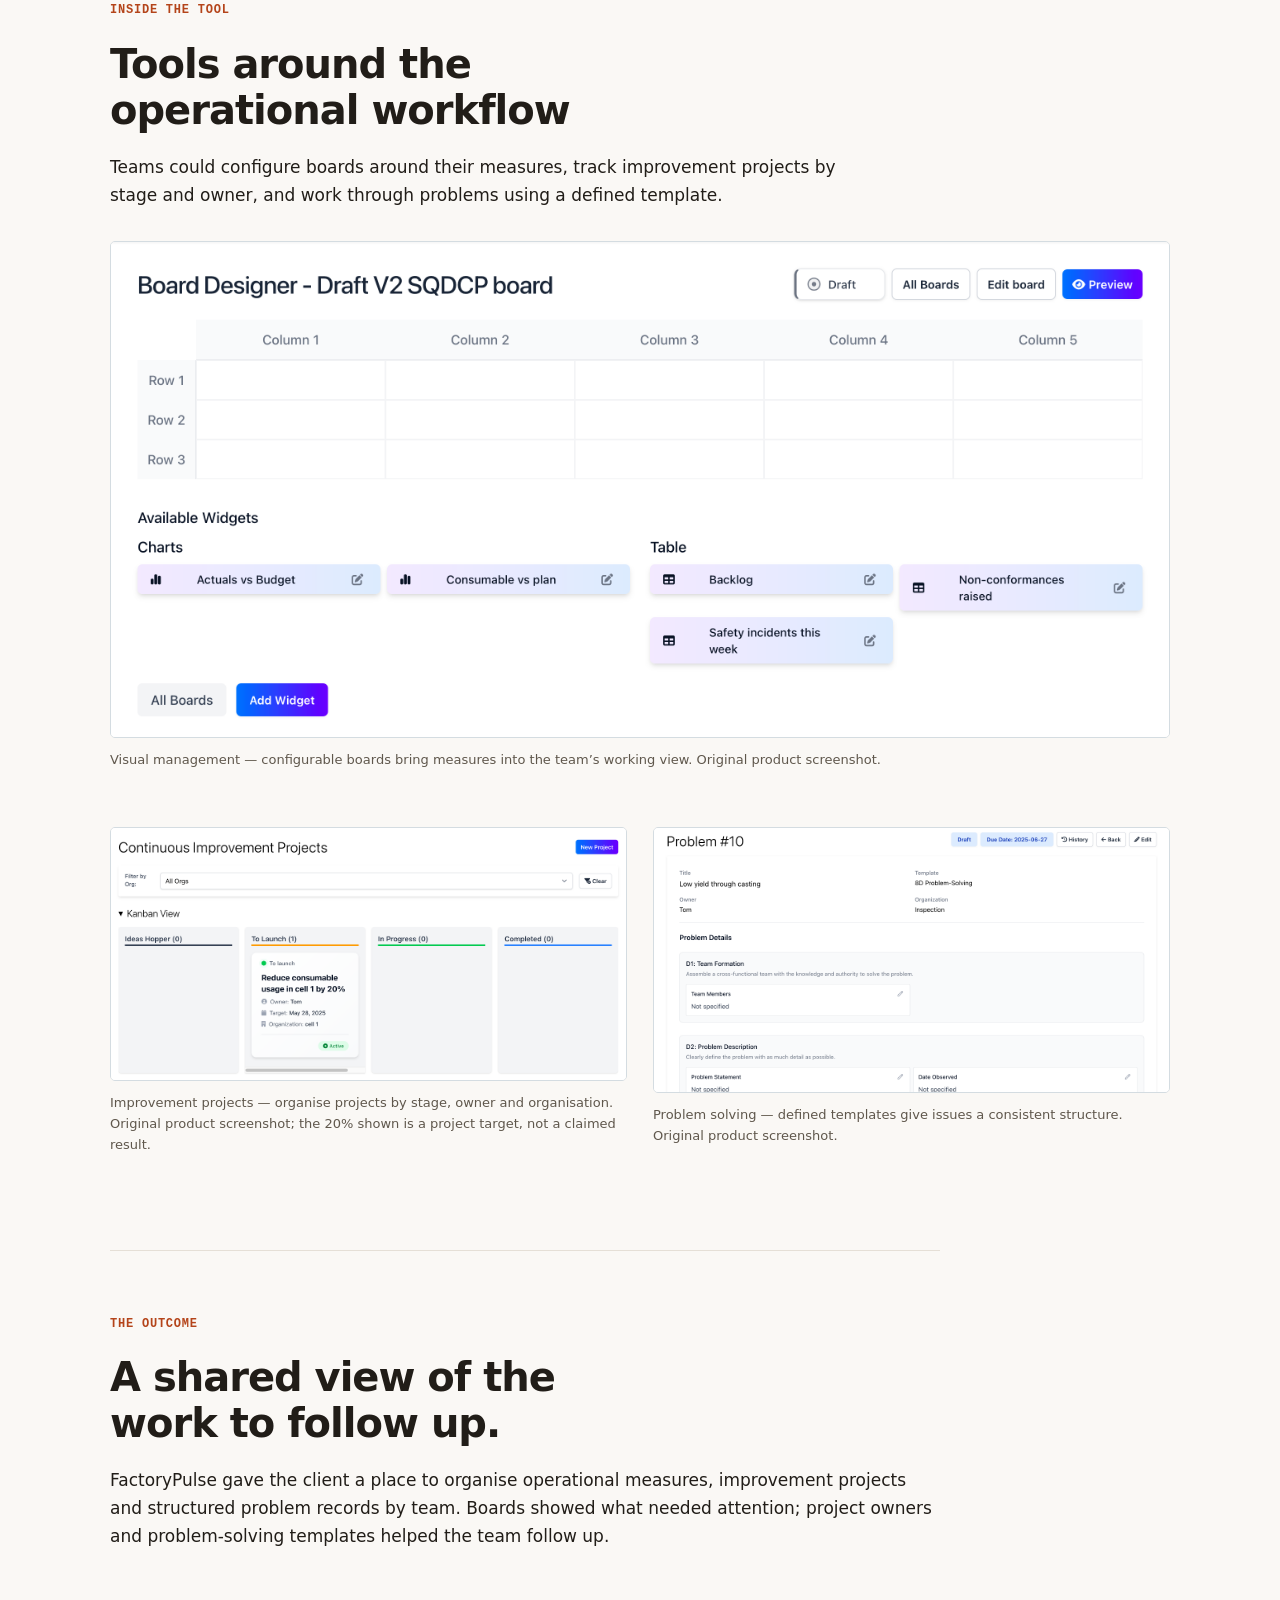
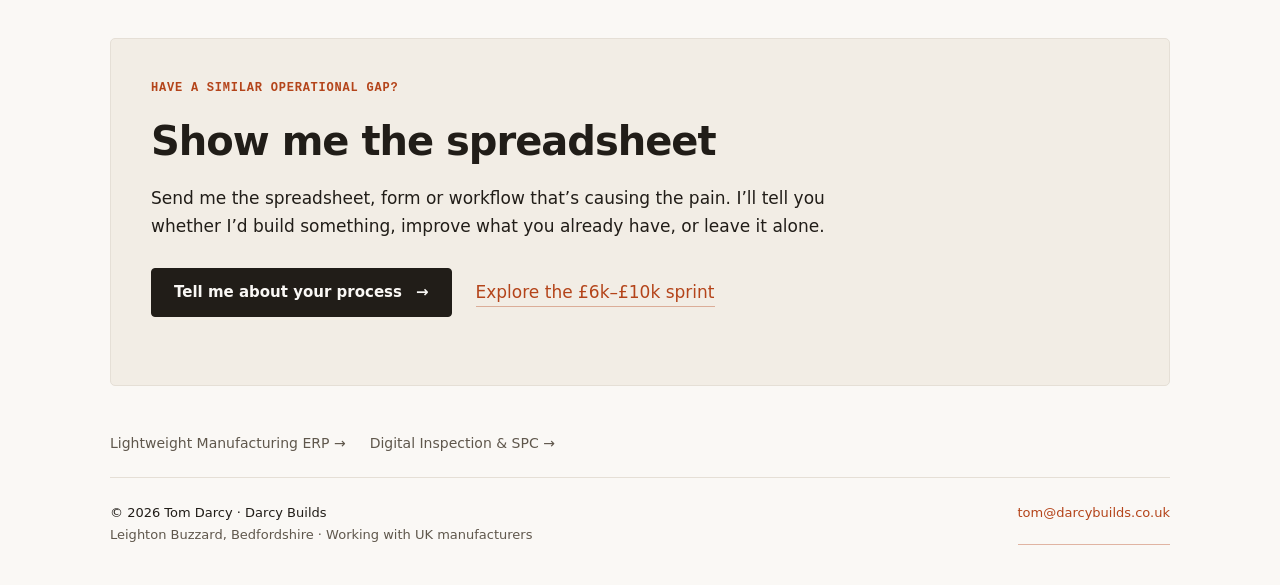
<file: case-studies/factorypulse/index.html>
<!doctype html>
<html lang="en-GB">
  <head>
    <meta charset="utf-8" />
    <meta name="viewport" content="width=device-width, initial-scale=1" />
    <title>
      FactoryPulse — Manufacturing Operations Software — Darcy Builds
    </title>
    <meta
      name="description"
      content="A manufacturing operations tool built for a client, bringing factory measures, improvement projects and problem-solving workflows together."
    />
    <meta name="robots" content="index, follow" />
    <meta name="author" content="Tom Darcy" />
    <meta name="application-name" content="Darcy Builds" />
    <meta name="apple-mobile-web-app-title" content="Darcy Builds" />
    <meta name="format-detection" content="telephone=no" />
    <meta name="color-scheme" content="light" />
    <meta name="theme-color" content="#faf8f5" />
    <link
      rel="canonical"
      href="https://darcybuilds.co.uk/case-studies/factorypulse/"
    />
    <link
      rel="alternate"
      hreflang="en-GB"
      href="https://darcybuilds.co.uk/case-studies/factorypulse/"
    />
    <link
      rel="alternate"
      hreflang="x-default"
      href="https://darcybuilds.co.uk/case-studies/factorypulse/"
    />
    <link rel="sitemap" type="application/xml" href="/sitemap.xml" />
    <link rel="manifest" href="/site.webmanifest" />
    <meta
      property="og:title"
      content="FactoryPulse — Manufacturing Operations Software — Darcy Builds"
    />
    <meta
      property="og:description"
      content="A manufacturing operations tool built for a client, bringing factory measures, improvement projects and problem-solving workflows together."
    />
    <meta property="og:type" content="website" />
    <meta
      property="og:url"
      content="https://darcybuilds.co.uk/case-studies/factorypulse/"
    />
    <meta property="og:site_name" content="Darcy Builds" />
    <meta property="og:locale" content="en_GB" />
    <meta
      property="og:image"
      content="https://darcybuilds.co.uk/assets/case-studies/factorypulse-overview.png"
    />
    <meta
      property="og:image:secure_url"
      content="https://darcybuilds.co.uk/assets/case-studies/factorypulse-overview.png"
    />
    <meta property="og:image:type" content="image/png" />
    <meta property="og:image:width" content="2910" />
    <meta property="og:image:height" content="1372" />
    <meta
      property="og:image:alt"
      content="FactoryPulse — Manufacturing Operations Software"
    />
    <meta name="twitter:card" content="summary_large_image" />
    <meta
      name="twitter:title"
      content="FactoryPulse — Manufacturing Operations Software — Darcy Builds"
    />
    <meta
      name="twitter:description"
      content="A manufacturing operations tool built for a client, bringing factory measures, improvement projects and problem-solving workflows together."
    />
    <meta
      name="twitter:image"
      content="https://darcybuilds.co.uk/assets/case-studies/factorypulse-overview.png"
    />
    <meta
      name="twitter:image:alt"
      content="FactoryPulse — Manufacturing Operations Software"
    />
    <meta name="geo.region" content="GB" />
    <meta
      name="geo.placename"
      content="Leighton Buzzard, Bedfordshire, United Kingdom"
    />
    <meta name="business:contact_data:locality" content="Leighton Buzzard" />
    <meta name="business:contact_data:region" content="Bedfordshire" />
    <meta name="business:contact_data:country_name" content="United Kingdom" />
    <link rel="icon" href="/favicon.svg" type="image/svg+xml" />
    <script type="application/ld+json">
      {
        "@context": "https://schema.org",
        "@graph": [
          {
            "@type": "Person",
            "@id": "https://darcybuilds.co.uk/#tom-darcy",
            "name": "Tom Darcy",
            "url": "https://darcybuilds.co.uk/",
            "image": "https://darcybuilds.co.uk/image.png",
            "email": "tom@darcybuilds.co.uk",
            "jobTitle": "Manufacturing software builder",
            "homeLocation": {
              "@type": "Place",
              "name": "Leighton Buzzard, Bedfordshire"
            },
            "worksFor": {
              "@id": "https://darcybuilds.co.uk/#business"
            },
            "knowsAbout": [
              "Manufacturing operations",
              "Production planning",
              "Quoting workflows",
              "Quality records",
              "Internal software",
              "Systems integration"
            ]
          },
          {
            "@type": "ProfessionalService",
            "@id": "https://darcybuilds.co.uk/#business",
            "name": "Darcy Builds",
            "url": "https://darcybuilds.co.uk/",
            "image": "https://darcybuilds.co.uk/assets/case-studies/factorypulse-overview.png",
            "logo": "https://darcybuilds.co.uk/favicon.svg",
            "email": "tom@darcybuilds.co.uk",
            "priceRange": "GBP 1500-10000+",
            "address": {
              "@type": "PostalAddress",
              "addressLocality": "Leighton Buzzard",
              "addressRegion": "Bedfordshire",
              "addressCountry": "GB"
            },
            "location": {
              "@type": "Place",
              "name": "Leighton Buzzard, Bedfordshire",
              "address": {
                "@type": "PostalAddress",
                "addressLocality": "Leighton Buzzard",
                "addressRegion": "Bedfordshire",
                "addressCountry": "GB"
              }
            },
            "founder": {
              "@id": "https://darcybuilds.co.uk/#tom-darcy"
            },
            "areaServed": [
              {
                "@type": "AdministrativeArea",
                "name": "Bedfordshire"
              },
              {
                "@type": "Country",
                "name": "United Kingdom"
              }
            ],
            "description": "Small, useful bits of software for UK manufacturers whose operational workflows have outgrown spreadsheets.",
            "hasOfferCatalog": {
              "@type": "OfferCatalog",
              "name": "Darcy Builds services",
              "itemListElement": [
                {
                  "@type": "Offer",
                  "name": "Spreadsheet-to-App Sprint",
                  "priceSpecification": {
                    "@type": "PriceSpecification",
                    "priceCurrency": "GBP",
                    "minPrice": 6000,
                    "maxPrice": 10000
                  },
                  "url": "https://darcybuilds.co.uk/spreadsheet-to-app/"
                },
                {
                  "@type": "Offer",
                  "name": "Larger builds",
                  "priceSpecification": {
                    "@type": "PriceSpecification",
                    "priceCurrency": "GBP",
                    "minPrice": 10000
                  }
                },
                {
                  "@type": "Offer",
                  "name": "AI Opportunity Sprint for Manufacturers",
                  "url": "https://darcybuilds.co.uk/ai-opportunity-sprint/",
                  "priceSpecification": {
                    "@type": "PriceSpecification",
                    "priceCurrency": "GBP",
                    "minPrice": 1500,
                    "maxPrice": 2500
                  }
                }
              ]
            }
          },
          {
            "@type": "WebSite",
            "@id": "https://darcybuilds.co.uk/#website",
            "name": "Darcy Builds",
            "url": "https://darcybuilds.co.uk/",
            "inLanguage": "en-GB",
            "publisher": {
              "@id": "https://darcybuilds.co.uk/#business"
            }
          },
          {
            "@type": "WebPage",
            "@id": "https://darcybuilds.co.uk/case-studies/factorypulse/#webpage",
            "url": "https://darcybuilds.co.uk/case-studies/factorypulse/",
            "name": "FactoryPulse — Manufacturing Operations Software",
            "description": "A manufacturing operations tool built for a client, bringing factory measures, improvement projects and problem-solving workflows together.",
            "isPartOf": {
              "@id": "https://darcybuilds.co.uk/#website"
            },
            "about": {
              "@id": "https://darcybuilds.co.uk/#business"
            },
            "primaryImageOfPage": {
              "@type": "ImageObject",
              "url": "https://darcybuilds.co.uk/assets/case-studies/factorypulse-overview.png",
              "width": 2910,
              "height": 1372
            },
            "inLanguage": "en-GB"
          }
        ]
      }
    </script>

    <link rel="stylesheet" href="/styles.css" />
  </head>
  <body>
    <a class="skip-link" href="#main">Skip to content</a>
    <header class="site-header">
      <div class="header-inner">
        <a class="brand" href="/" aria-label="Darcy Builds home"
          >darcy<span>builds</span><span class="brand-domain">.co.uk</span></a
        >
        <nav aria-label="Main navigation">
          <a class="nav-extra" href="/#work">Work</a
          ><a class="nav-extra" href="/spreadsheet-to-app/">Build sprint</a
          ><a class="nav-extra" href="/ai-opportunity-sprint/">AI sprint</a
          ><a class="nav-extra" href="/#services">Pricing</a
          ><a class="button small" href="#contact">Show me the spreadsheet</a>
        </nav>
      </div>
    </header>
    <main id="main" class="container case-page">
      <div class="case-intro">
        <a class="back-link" href="/#work">← All selected work</a>
        <p class="eyebrow">Case study / FactoryPulse</p>
        <h1>Factory measures, projects<br />and problems in one place.</h1>
        <p class="lead">
          I built FactoryPulse for a client to bring factory measures,
          improvement projects and problem-solving workflows into one tool.
          Teams could organise information around their factory, department and
          cell, then use it in day-to-day operations.
        </p>
        <dl class="case-facts">
          <div>
            <dt>Built</dt>
            <dd>Client operations tool</dd>
          </div>
          <div>
            <dt>Workflow</dt>
            <dd>Measures, projects &amp; problems</dd>
          </div>
          <div>
            <dt>Focus</dt>
            <dd>Factory data & workflows</dd>
          </div>
        </dl>
      </div>
      <figure class="evidence">
        <a
          class="image-link"
          href="/assets/case-studies/factorypulse-overview.png"
          aria-label="Open full-size image: Original FactoryPulse Lean Toolkit home showing visual management, problem solving and continuous improvement"
          ><img
            src="/assets/case-studies/factorypulse-overview.png"
            alt="Original FactoryPulse Lean Toolkit home showing visual management, problem solving and continuous improvement"
            width="2910"
            height="1372"
            loading="eager"
            decoding="async"
        /></a>
        <figcaption>
          FactoryPulse — a manufacturing operations tool built for a client.
          Original interface screenshot.
        </figcaption>
      </figure>
      <section class="section two-col">
        <div>
          <p class="eyebrow">The manufacturing problem</p>
          <h2>Keep the measures connected to the work.</h2>
        </div>
        <div>
          <p>
            An operations team needs to review its measures, follow improvement
            projects and work through production problems. FactoryPulse brought
            those workflows together so the team could see the information
            alongside the actions it needed to take.
          </p>
          <p>
            Information could be organised by factory, department and cell,
            giving teams a consistent way to work with their data.
          </p>
        </div>
      </section>
      <section class="section">
        <div class="section-heading">
          <p class="eyebrow">Inside the tool</p>
          <h2>Tools around the operational workflow</h2>
          <p>
            Teams could configure boards around their measures, track
            improvement projects by stage and owner, and work through problems
            using a defined template.
          </p>
        </div>
        <div class="evidence-grid">
          <figure class="evidence">
            <a
              class="image-link"
              href="/assets/case-studies/factorypulse-boards.png"
              aria-label="Open full-size image: Original FactoryPulse visual management board designer with charts and table widgets"
              ><img
                src="/assets/case-studies/factorypulse-boards.png"
                alt="Original FactoryPulse visual management board designer with charts and table widgets"
                width="2560"
                height="1198"
                loading="lazy"
                decoding="async"
            /></a>
            <figcaption>
              Visual management — configurable boards bring measures into the
              team’s working view. Original product screenshot.
            </figcaption>
          </figure>
          <figure class="evidence">
            <a
              class="image-link"
              href="/assets/case-studies/factorypulse-improvement.png"
              aria-label="Open full-size image: Original FactoryPulse continuous improvement kanban with a project assigned to Tom"
              ><img
                src="/assets/case-studies/factorypulse-improvement.png"
                alt="Original FactoryPulse continuous improvement kanban with a project assigned to Tom"
                width="2572"
                height="1262"
                loading="lazy"
                decoding="async"
            /></a>
            <figcaption>
              Improvement projects — organise projects by stage, owner and
              organisation. Original product screenshot; the 20% shown is a
              project target, not a claimed result.
            </figcaption>
          </figure>
          <figure class="evidence">
            <a
              class="image-link"
              href="/assets/case-studies/factorypulse-problems.png"
              aria-label="Open full-size image: Original FactoryPulse structured 8D problem-solving screen"
              ><img
                src="/assets/case-studies/factorypulse-problems.png"
                alt="Original FactoryPulse structured 8D problem-solving screen"
                width="2624"
                height="1348"
                loading="lazy"
                decoding="async"
            /></a>
            <figcaption>
              Problem solving — defined templates give issues a consistent
              structure. Original product screenshot.
            </figcaption>
          </figure>
        </div>
      </section>
      <section class="section outcome">
        <p class="eyebrow">The outcome</p>
        <h2>A shared view of the work to follow up.</h2>
        <p>
          FactoryPulse gave the client a place to organise operational measures,
          improvement projects and structured problem records by team. Boards
          showed what needed attention; project owners and problem-solving
          templates helped the team follow up.
        </p>
      </section>
      <section id="contact" class="section case-contact">
        <p class="eyebrow">Have a similar operational gap?</p>
        <h2>Show me the spreadsheet</h2>
        <p>
          Send me the spreadsheet, form or workflow that’s causing the pain.
          I’ll tell you whether I’d build something, improve what you already
          have, or leave it alone.
        </p>
        <div class="actions">
          <a class="button" href="/#contact"
            >Tell me about your process <span aria-hidden="true">→</span></a
          ><a href="/spreadsheet-to-app/">Explore the £6k–£10k sprint</a>
        </div>
      </section>
      <nav class="related-work" aria-label="More case studies">
        <a href="/case-studies/manufacturing-erp/"
          >Lightweight Manufacturing ERP →</a
        ><a href="/case-studies/digital-inspection-spc/"
          >Digital Inspection & SPC →</a
        >
      </nav>
      <footer class="site-footer">
        <div>
          © 2026 Tom Darcy · Darcy Builds<br /><span class="muted"
            >Leighton Buzzard, Bedfordshire · Working with UK
            manufacturers</span
          >
        </div>
        <a href="mailto:tom@darcybuilds.co.uk">tom@darcybuilds.co.uk</a>
      </footer>
    </main>
  </body>
</html>
</file>
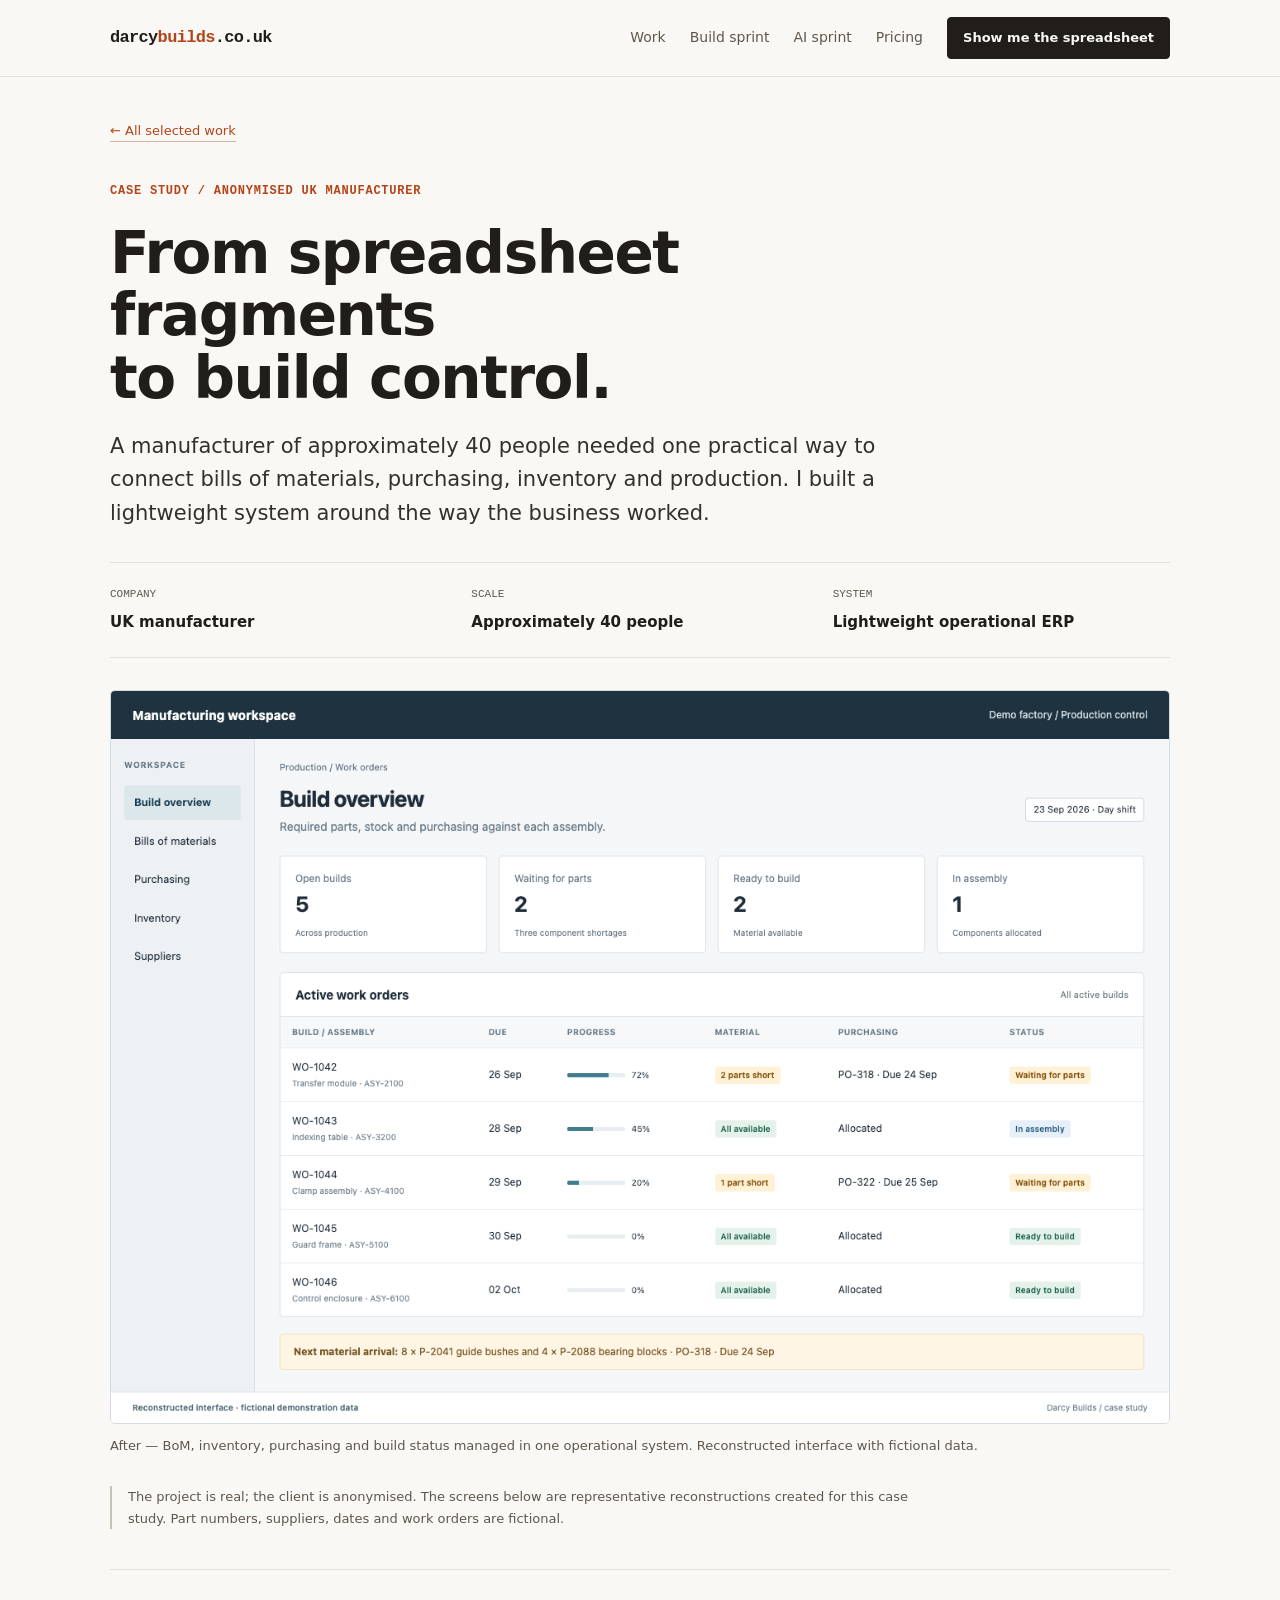
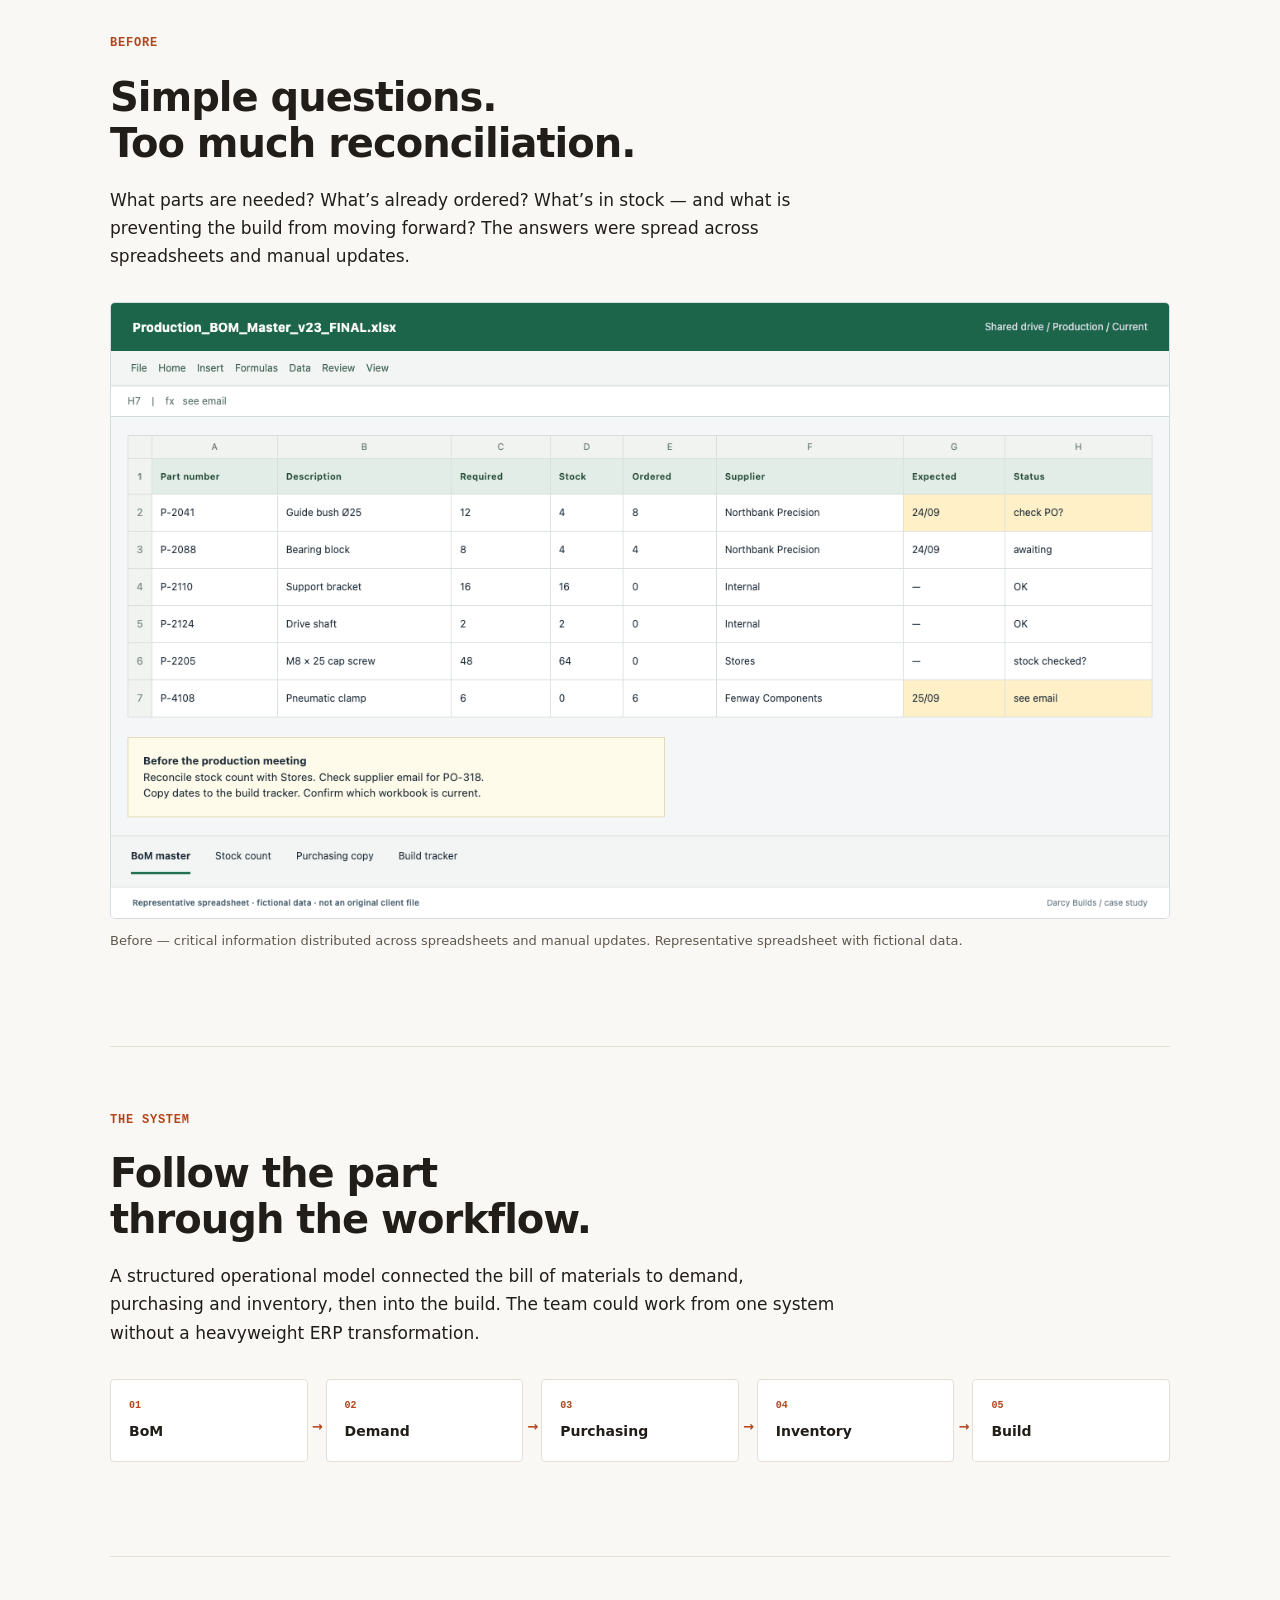
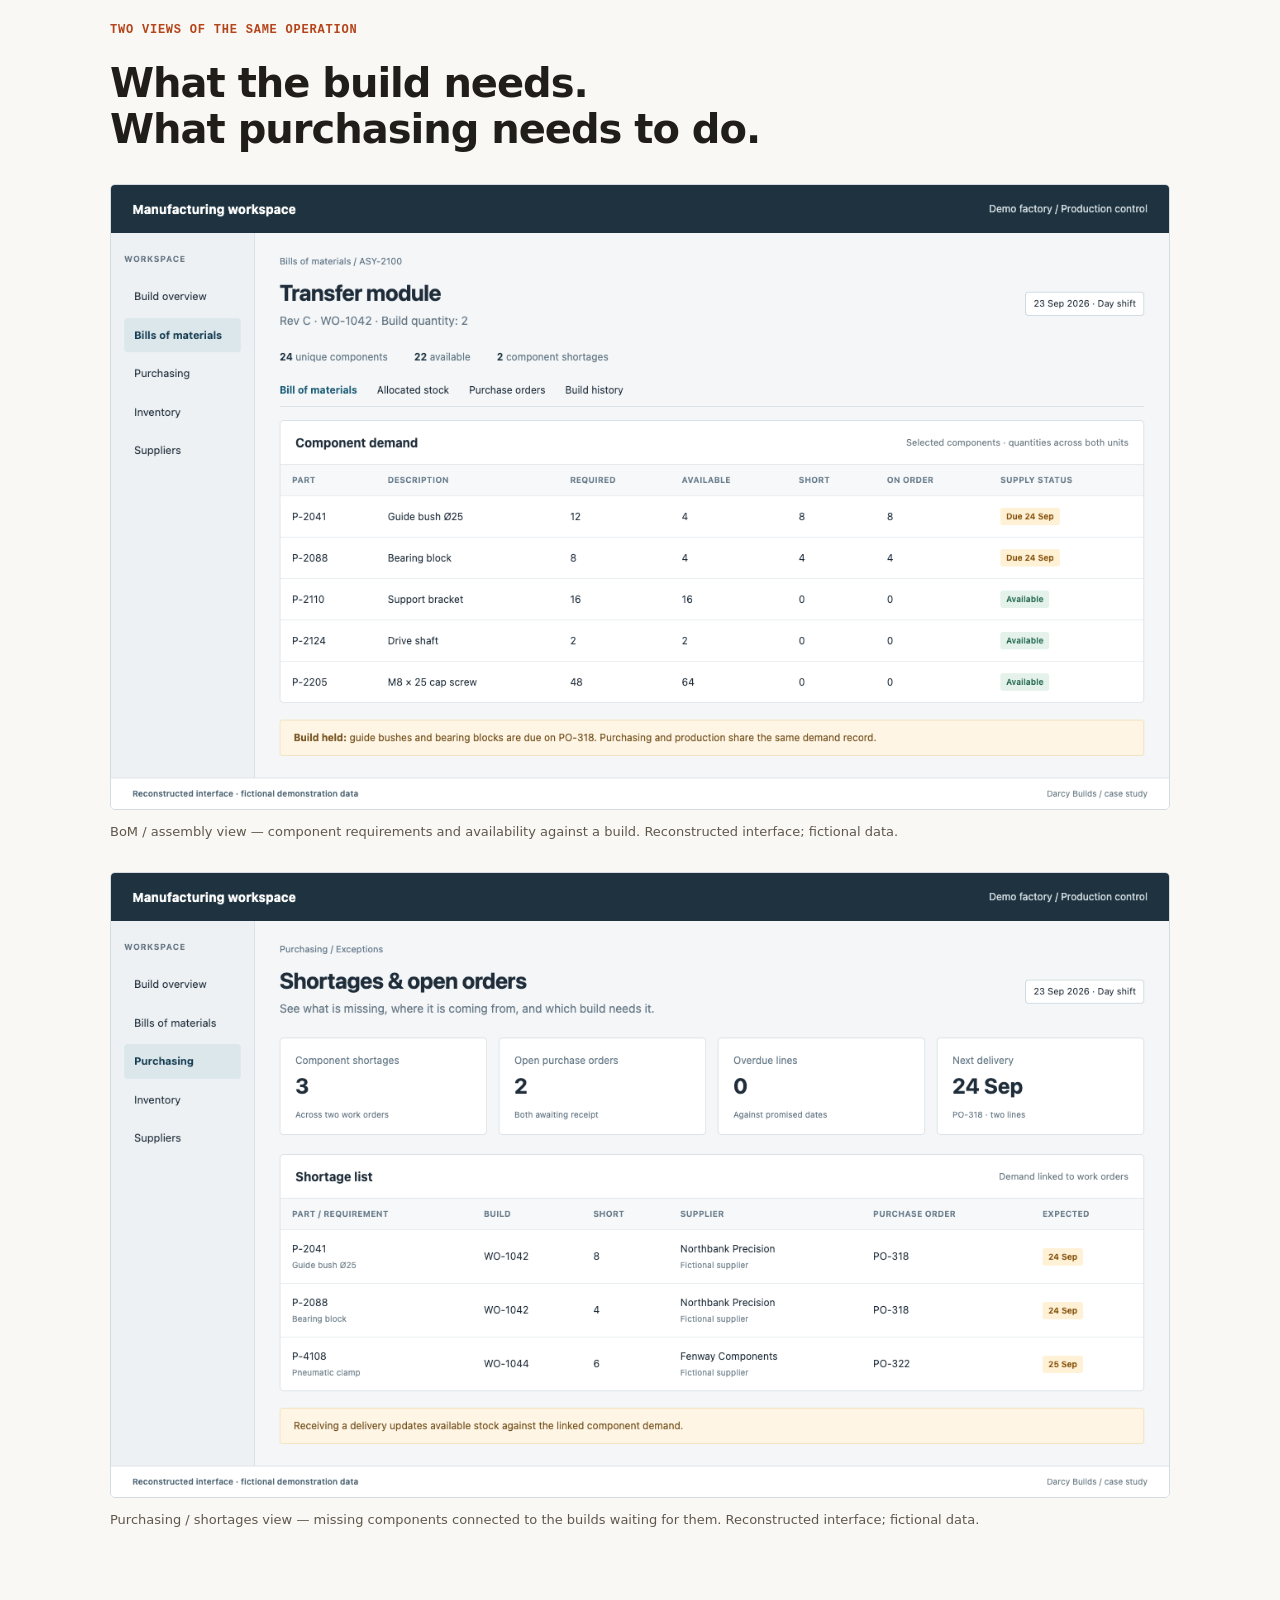
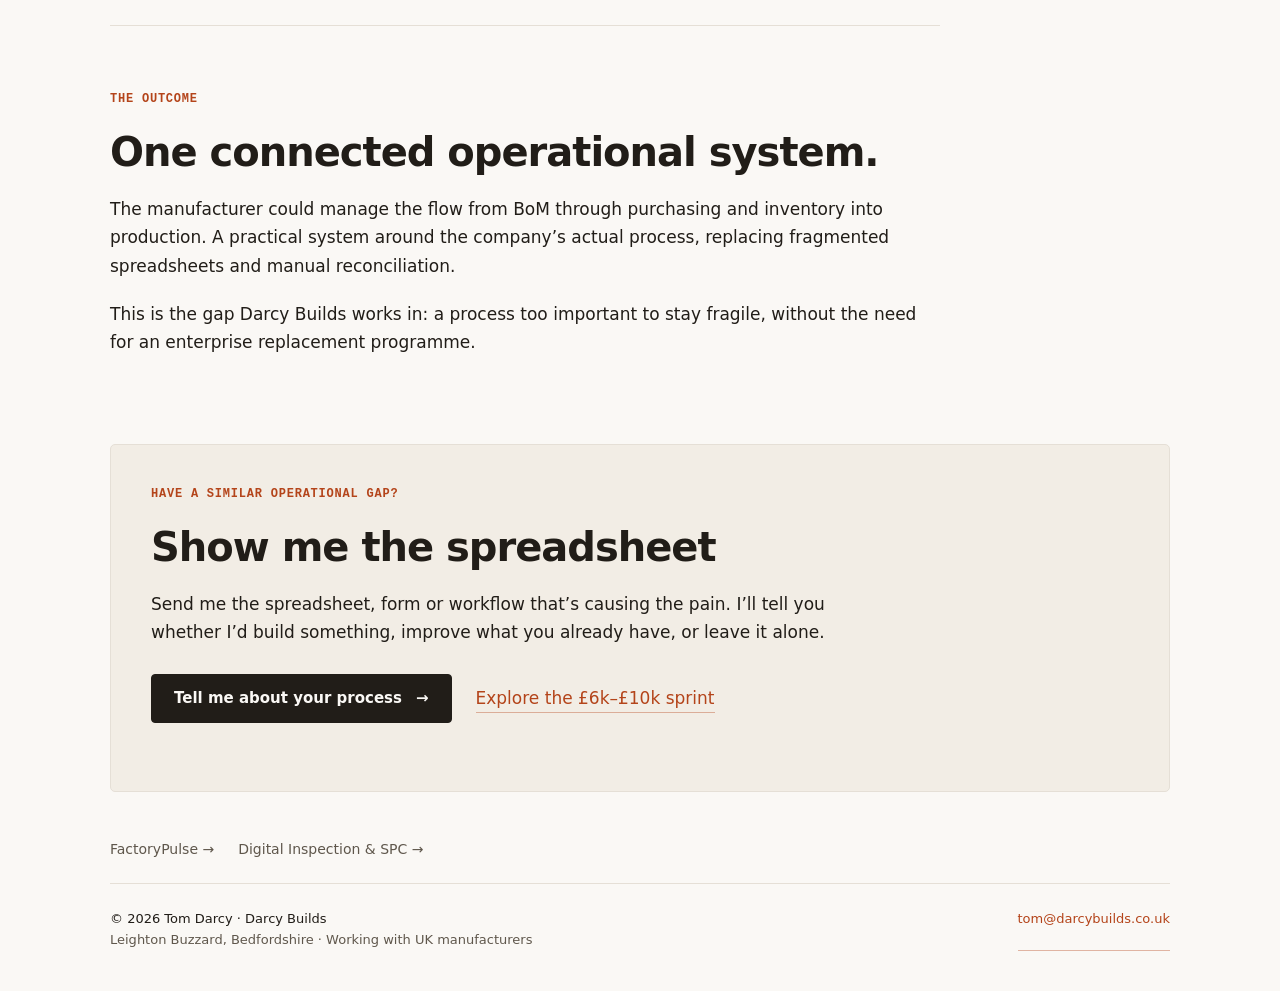
<file: case-studies/manufacturing-erp/index.html>
<!doctype html>
<html lang="en-GB">
  <head>
    <meta charset="utf-8" />
    <meta name="viewport" content="width=device-width, initial-scale=1" />
    <title>
      Lightweight Manufacturing ERP — A 40-Person Factory — Darcy Builds
    </title>
    <meta
      name="description"
      content="Connecting BoM, purchasing, inventory and build status for a UK manufacturer of approximately 40 people. Anonymised project and reconstructed screens."
    />
    <meta name="robots" content="index, follow" />
    <meta name="author" content="Tom Darcy" />
    <meta name="application-name" content="Darcy Builds" />
    <meta name="apple-mobile-web-app-title" content="Darcy Builds" />
    <meta name="format-detection" content="telephone=no" />
    <meta name="color-scheme" content="light" />
    <meta name="theme-color" content="#faf8f5" />
    <link
      rel="canonical"
      href="https://darcybuilds.co.uk/case-studies/manufacturing-erp/"
    />
    <link
      rel="alternate"
      hreflang="en-GB"
      href="https://darcybuilds.co.uk/case-studies/manufacturing-erp/"
    />
    <link
      rel="alternate"
      hreflang="x-default"
      href="https://darcybuilds.co.uk/case-studies/manufacturing-erp/"
    />
    <link rel="sitemap" type="application/xml" href="/sitemap.xml" />
    <link rel="manifest" href="/site.webmanifest" />
    <meta
      property="og:title"
      content="Lightweight Manufacturing ERP — A 40-Person Factory — Darcy Builds"
    />
    <meta
      property="og:description"
      content="Connecting BoM, purchasing, inventory and build status for a UK manufacturer of approximately 40 people. Anonymised project and reconstructed screens."
    />
    <meta property="og:type" content="website" />
    <meta
      property="og:url"
      content="https://darcybuilds.co.uk/case-studies/manufacturing-erp/"
    />
    <meta property="og:site_name" content="Darcy Builds" />
    <meta property="og:locale" content="en_GB" />
    <meta
      property="og:image"
      content="https://darcybuilds.co.uk/assets/case-studies/erp-overview.png"
    />
    <meta
      property="og:image:secure_url"
      content="https://darcybuilds.co.uk/assets/case-studies/erp-overview.png"
    />
    <meta property="og:image:type" content="image/png" />
    <meta property="og:image:width" content="1280" />
    <meta property="og:image:height" content="885" />
    <meta
      property="og:image:alt"
      content="Lightweight Manufacturing ERP — A 40-Person Factory"
    />
    <meta name="twitter:card" content="summary_large_image" />
    <meta
      name="twitter:title"
      content="Lightweight Manufacturing ERP — A 40-Person Factory — Darcy Builds"
    />
    <meta
      name="twitter:description"
      content="Connecting BoM, purchasing, inventory and build status for a UK manufacturer of approximately 40 people. Anonymised project and reconstructed screens."
    />
    <meta
      name="twitter:image"
      content="https://darcybuilds.co.uk/assets/case-studies/erp-overview.png"
    />
    <meta
      name="twitter:image:alt"
      content="Lightweight Manufacturing ERP — A 40-Person Factory"
    />
    <meta name="geo.region" content="GB" />
    <meta
      name="geo.placename"
      content="Leighton Buzzard, Bedfordshire, United Kingdom"
    />
    <meta name="business:contact_data:locality" content="Leighton Buzzard" />
    <meta name="business:contact_data:region" content="Bedfordshire" />
    <meta name="business:contact_data:country_name" content="United Kingdom" />
    <link rel="icon" href="/favicon.svg" type="image/svg+xml" />
    <script type="application/ld+json">
      {
        "@context": "https://schema.org",
        "@graph": [
          {
            "@type": "Person",
            "@id": "https://darcybuilds.co.uk/#tom-darcy",
            "name": "Tom Darcy",
            "url": "https://darcybuilds.co.uk/",
            "image": "https://darcybuilds.co.uk/image.png",
            "email": "tom@darcybuilds.co.uk",
            "jobTitle": "Manufacturing software builder",
            "homeLocation": {
              "@type": "Place",
              "name": "Leighton Buzzard, Bedfordshire"
            },
            "worksFor": {
              "@id": "https://darcybuilds.co.uk/#business"
            },
            "knowsAbout": [
              "Manufacturing operations",
              "Production planning",
              "Quoting workflows",
              "Quality records",
              "Internal software",
              "Systems integration"
            ]
          },
          {
            "@type": "ProfessionalService",
            "@id": "https://darcybuilds.co.uk/#business",
            "name": "Darcy Builds",
            "url": "https://darcybuilds.co.uk/",
            "image": "https://darcybuilds.co.uk/assets/case-studies/erp-overview.png",
            "logo": "https://darcybuilds.co.uk/favicon.svg",
            "email": "tom@darcybuilds.co.uk",
            "priceRange": "GBP 1500-10000+",
            "address": {
              "@type": "PostalAddress",
              "addressLocality": "Leighton Buzzard",
              "addressRegion": "Bedfordshire",
              "addressCountry": "GB"
            },
            "location": {
              "@type": "Place",
              "name": "Leighton Buzzard, Bedfordshire",
              "address": {
                "@type": "PostalAddress",
                "addressLocality": "Leighton Buzzard",
                "addressRegion": "Bedfordshire",
                "addressCountry": "GB"
              }
            },
            "founder": {
              "@id": "https://darcybuilds.co.uk/#tom-darcy"
            },
            "areaServed": [
              {
                "@type": "AdministrativeArea",
                "name": "Bedfordshire"
              },
              {
                "@type": "Country",
                "name": "United Kingdom"
              }
            ],
            "description": "Small, useful bits of software for UK manufacturers whose operational workflows have outgrown spreadsheets.",
            "hasOfferCatalog": {
              "@type": "OfferCatalog",
              "name": "Darcy Builds services",
              "itemListElement": [
                {
                  "@type": "Offer",
                  "name": "Spreadsheet-to-App Sprint",
                  "priceSpecification": {
                    "@type": "PriceSpecification",
                    "priceCurrency": "GBP",
                    "minPrice": 6000,
                    "maxPrice": 10000
                  },
                  "url": "https://darcybuilds.co.uk/spreadsheet-to-app/"
                },
                {
                  "@type": "Offer",
                  "name": "Larger builds",
                  "priceSpecification": {
                    "@type": "PriceSpecification",
                    "priceCurrency": "GBP",
                    "minPrice": 10000
                  }
                },
                {
                  "@type": "Offer",
                  "name": "AI Opportunity Sprint for Manufacturers",
                  "url": "https://darcybuilds.co.uk/ai-opportunity-sprint/",
                  "priceSpecification": {
                    "@type": "PriceSpecification",
                    "priceCurrency": "GBP",
                    "minPrice": 1500,
                    "maxPrice": 2500
                  }
                }
              ]
            }
          },
          {
            "@type": "WebSite",
            "@id": "https://darcybuilds.co.uk/#website",
            "name": "Darcy Builds",
            "url": "https://darcybuilds.co.uk/",
            "inLanguage": "en-GB",
            "publisher": {
              "@id": "https://darcybuilds.co.uk/#business"
            }
          },
          {
            "@type": "WebPage",
            "@id": "https://darcybuilds.co.uk/case-studies/manufacturing-erp/#webpage",
            "url": "https://darcybuilds.co.uk/case-studies/manufacturing-erp/",
            "name": "Lightweight Manufacturing ERP — A 40-Person Factory",
            "description": "Connecting BoM, purchasing, inventory and build status for a UK manufacturer of approximately 40 people. Anonymised project and reconstructed screens.",
            "isPartOf": {
              "@id": "https://darcybuilds.co.uk/#website"
            },
            "about": {
              "@id": "https://darcybuilds.co.uk/#business"
            },
            "primaryImageOfPage": {
              "@type": "ImageObject",
              "url": "https://darcybuilds.co.uk/assets/case-studies/erp-overview.png",
              "width": 1280,
              "height": 885
            },
            "inLanguage": "en-GB"
          }
        ]
      }
    </script>

    <link rel="stylesheet" href="/styles.css" />
  </head>
  <body>
    <a class="skip-link" href="#main">Skip to content</a>
    <header class="site-header">
      <div class="header-inner">
        <a class="brand" href="/" aria-label="Darcy Builds home"
          >darcy<span>builds</span><span class="brand-domain">.co.uk</span></a
        >
        <nav aria-label="Main navigation">
          <a class="nav-extra" href="/#work">Work</a
          ><a class="nav-extra" href="/spreadsheet-to-app/">Build sprint</a
          ><a class="nav-extra" href="/ai-opportunity-sprint/">AI sprint</a
          ><a class="nav-extra" href="/#services">Pricing</a
          ><a class="button small" href="#contact">Show me the spreadsheet</a>
        </nav>
      </div>
    </header>
    <main id="main" class="container case-page">
      <div class="case-intro">
        <a class="back-link" href="/#work">← All selected work</a>
        <p class="eyebrow">Case study / Anonymised UK manufacturer</p>
        <h1>From spreadsheet fragments<br />to build control.</h1>
        <p class="lead">
          A manufacturer of approximately 40 people needed one practical way to
          connect bills of materials, purchasing, inventory and production. I
          built a lightweight system around the way the business worked.
        </p>
        <dl class="case-facts">
          <div>
            <dt>Company</dt>
            <dd>UK manufacturer</dd>
          </div>
          <div>
            <dt>Scale</dt>
            <dd>Approximately 40 people</dd>
          </div>
          <div>
            <dt>System</dt>
            <dd>Lightweight operational ERP</dd>
          </div>
        </dl>
      </div>
      <figure class="evidence">
        <a
          class="image-link"
          href="/assets/case-studies/erp-overview.png"
          aria-label="Open full-size image: Reconstructed build overview linking work orders, component availability and purchasing status"
          ><img
            src="/assets/case-studies/erp-overview.png"
            alt="Reconstructed build overview linking work orders, component availability and purchasing status"
            width="1280"
            height="885"
            loading="eager"
            decoding="async"
        /></a>
        <figcaption>
          After — BoM, inventory, purchasing and build status managed in one
          operational system. Reconstructed interface with fictional data.
        </figcaption>
      </figure>
      <p class="provenance-note">
        The project is real; the client is anonymised. The screens below are
        representative reconstructions created for this case study. Part
        numbers, suppliers, dates and work orders are fictional.
      </p>
      <section class="section">
        <div class="section-heading">
          <p class="eyebrow">Before</p>
          <h2>Simple questions.<br />Too much reconciliation.</h2>
          <p>
            What parts are needed? What’s already ordered? What’s in stock — and
            what is preventing the build from moving forward? The answers were
            spread across spreadsheets and manual updates.
          </p>
        </div>
        <figure class="evidence">
          <a
            class="image-link"
            href="/assets/case-studies/erp-before.png"
            aria-label="Open full-size image: Representative production bill-of-materials workbook with stock, supplier dates and manual notes"
            ><img
              src="/assets/case-studies/erp-before.png"
              alt="Representative production bill-of-materials workbook with stock, supplier dates and manual notes"
              width="1280"
              height="745"
              loading="lazy"
              decoding="async"
          /></a>
          <figcaption>
            Before — critical information distributed across spreadsheets and
            manual updates. Representative spreadsheet with fictional data.
          </figcaption>
        </figure>
      </section>
      <section class="section">
        <div class="section-heading">
          <p class="eyebrow">The system</p>
          <h2>Follow the part through the workflow.</h2>
          <p>
            A structured operational model connected the bill of materials to
            demand, purchasing and inventory, then into the build. The team
            could work from one system without a heavyweight ERP transformation.
          </p>
        </div>
        <ol class="workflow" aria-label="From bill of materials to production">
          <li><span>01</span>BoM</li>
          <li><span>02</span>Demand</li>
          <li><span>03</span>Purchasing</li>
          <li><span>04</span>Inventory</li>
          <li><span>05</span>Build</li>
        </ol>
      </section>
      <section class="section">
        <div class="section-heading">
          <p class="eyebrow">Two views of the same operation</p>
          <h2>What the build needs.<br />What purchasing needs to do.</h2>
        </div>
        <figure class="evidence">
          <a
            class="image-link"
            href="/assets/case-studies/erp-bom.png"
            aria-label="Open full-size image: Reconstructed assembly view with required, available, short and ordered quantities"
            ><img
              src="/assets/case-studies/erp-bom.png"
              alt="Reconstructed assembly view with required, available, short and ordered quantities"
              width="1280"
              height="754"
              loading="lazy"
              decoding="async"
          /></a>
          <figcaption>
            BoM / assembly view — component requirements and availability
            against a build. Reconstructed interface; fictional data.
          </figcaption>
        </figure>
        <figure class="evidence">
          <a
            class="image-link"
            href="/assets/case-studies/erp-purchasing.png"
            aria-label="Open full-size image: Reconstructed shortages view with linked work orders, suppliers and promised delivery dates"
            ><img
              src="/assets/case-studies/erp-purchasing.png"
              alt="Reconstructed shortages view with linked work orders, suppliers and promised delivery dates"
              width="1280"
              height="755"
              loading="lazy"
              decoding="async"
          /></a>
          <figcaption>
            Purchasing / shortages view — missing components connected to the
            builds waiting for them. Reconstructed interface; fictional data.
          </figcaption>
        </figure>
      </section>
      <section class="section outcome">
        <p class="eyebrow">The outcome</p>
        <h2>One connected operational system.</h2>
        <p>
          The manufacturer could manage the flow from BoM through purchasing and
          inventory into production. A practical system around the company’s
          actual process, replacing fragmented spreadsheets and manual
          reconciliation.
        </p>
        <p>
          This is the gap Darcy Builds works in: a process too important to stay
          fragile, without the need for an enterprise replacement programme.
        </p>
      </section>
      <section id="contact" class="section case-contact">
        <p class="eyebrow">Have a similar operational gap?</p>
        <h2>Show me the spreadsheet</h2>
        <p>
          Send me the spreadsheet, form or workflow that’s causing the pain.
          I’ll tell you whether I’d build something, improve what you already
          have, or leave it alone.
        </p>
        <div class="actions">
          <a class="button" href="/#contact"
            >Tell me about your process <span aria-hidden="true">→</span></a
          ><a href="/spreadsheet-to-app/">Explore the £6k–£10k sprint</a>
        </div>
      </section>
      <nav class="related-work" aria-label="More case studies">
        <a href="/case-studies/factorypulse/">FactoryPulse →</a
        ><a href="/case-studies/digital-inspection-spc/"
          >Digital Inspection & SPC →</a
        >
      </nav>
      <footer class="site-footer">
        <div>
          © 2026 Tom Darcy · Darcy Builds<br /><span class="muted"
            >Leighton Buzzard, Bedfordshire · Working with UK
            manufacturers</span
          >
        </div>
        <a href="mailto:tom@darcybuilds.co.uk">tom@darcybuilds.co.uk</a>
      </footer>
    </main>
  </body>
</html>
</file>
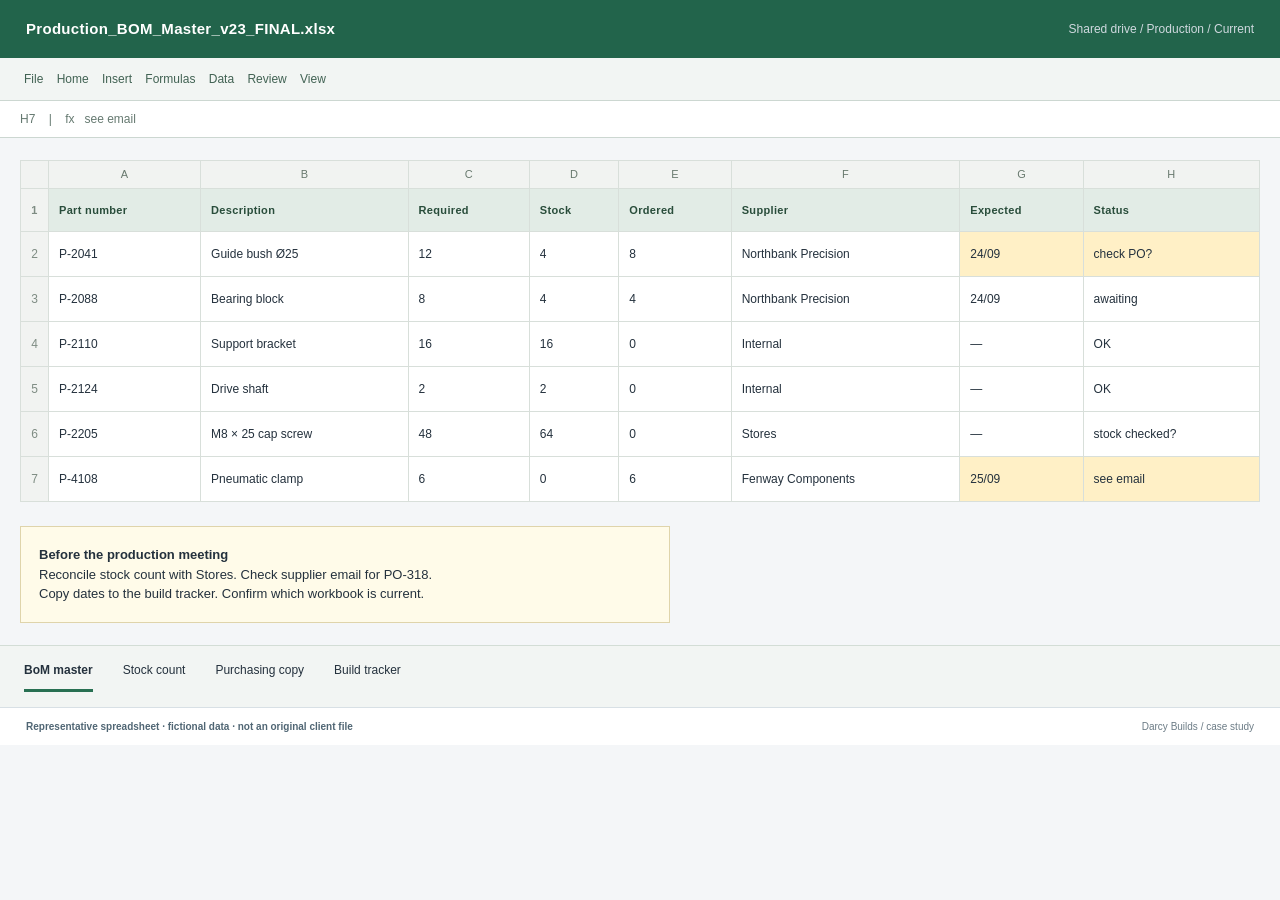
<file: assets/case-studies/reconstructions/erp-before.html>
<!doctype html>
<html lang="en">
  <head>
    <meta charset="utf-8" />
    <title>Before — representative spreadsheet</title>
    <link rel="stylesheet" href="screen.css" />
  </head>
  <body class="sheet">
    <header>
      <strong>Production_BOM_Master_v23_FINAL.xlsx</strong
      ><span>Shared drive / Production / Current</span>
    </header>
    <div class="toolbar">
      File &nbsp;&nbsp; Home &nbsp;&nbsp; Insert &nbsp;&nbsp; Formulas
      &nbsp;&nbsp; Data &nbsp;&nbsp; Review &nbsp;&nbsp; View
    </div>
    <div class="formula">
      H7 &nbsp;&nbsp; | &nbsp;&nbsp; fx &nbsp; see email
    </div>
    <main>
      <table>
        <tr class="letters">
          <td></td>
          <td>A</td>
          <td>B</td>
          <td>C</td>
          <td>D</td>
          <td>E</td>
          <td>F</td>
          <td>G</td>
          <td>H</td>
        </tr>
        <tr>
          <th class="rowno">1</th>
          <th class="">Part number</th>
          <th class="">Description</th>
          <th class="">Required</th>
          <th class="">Stock</th>
          <th class="">Ordered</th>
          <th class="">Supplier</th>
          <th class="">Expected</th>
          <th class="">Status</th>
        </tr>
        <tr>
          <td class="rowno">2</td>
          <td class="">P-2041</td>
          <td class="">Guide bush Ø25</td>
          <td class="">12</td>
          <td class="">4</td>
          <td class="">8</td>
          <td class="">Northbank Precision</td>
          <td class="flag">24/09</td>
          <td class="flag">check PO?</td>
        </tr>
        <tr>
          <td class="rowno">3</td>
          <td class="">P-2088</td>
          <td class="">Bearing block</td>
          <td class="">8</td>
          <td class="">4</td>
          <td class="">4</td>
          <td class="">Northbank Precision</td>
          <td class="">24/09</td>
          <td class="">awaiting</td>
        </tr>
        <tr>
          <td class="rowno">4</td>
          <td class="">P-2110</td>
          <td class="">Support bracket</td>
          <td class="">16</td>
          <td class="">16</td>
          <td class="">0</td>
          <td class="">Internal</td>
          <td class="">—</td>
          <td class="">OK</td>
        </tr>
        <tr>
          <td class="rowno">5</td>
          <td class="">P-2124</td>
          <td class="">Drive shaft</td>
          <td class="">2</td>
          <td class="">2</td>
          <td class="">0</td>
          <td class="">Internal</td>
          <td class="">—</td>
          <td class="">OK</td>
        </tr>
        <tr>
          <td class="rowno">6</td>
          <td class="">P-2205</td>
          <td class="">M8 × 25 cap screw</td>
          <td class="">48</td>
          <td class="">64</td>
          <td class="">0</td>
          <td class="">Stores</td>
          <td class="">—</td>
          <td class="">stock checked?</td>
        </tr>
        <tr>
          <td class="rowno">7</td>
          <td class="">P-4108</td>
          <td class="">Pneumatic clamp</td>
          <td class="">6</td>
          <td class="">0</td>
          <td class="">6</td>
          <td class="">Fenway Components</td>
          <td class="flag">25/09</td>
          <td class="flag">see email</td>
        </tr>
      </table>
      <div class="sheet-note">
        <strong>Before the production meeting</strong><br />Reconcile stock
        count with Stores. Check supplier email for PO-318.<br />Copy dates to
        the build tracker. Confirm which workbook is current.
      </div>
    </main>
    <div class="sheet-tabs">
      <b>BoM master</b><span>Stock count</span><span>Purchasing copy</span
      ><span>Build tracker</span>
    </div>
    <div class="foot">
      <span class="reconstructed"
        >Representative spreadsheet · fictional data · not an original client
        file</span
      ><span>Darcy Builds / case study</span>
    </div>
  </body>
</html>
</file>
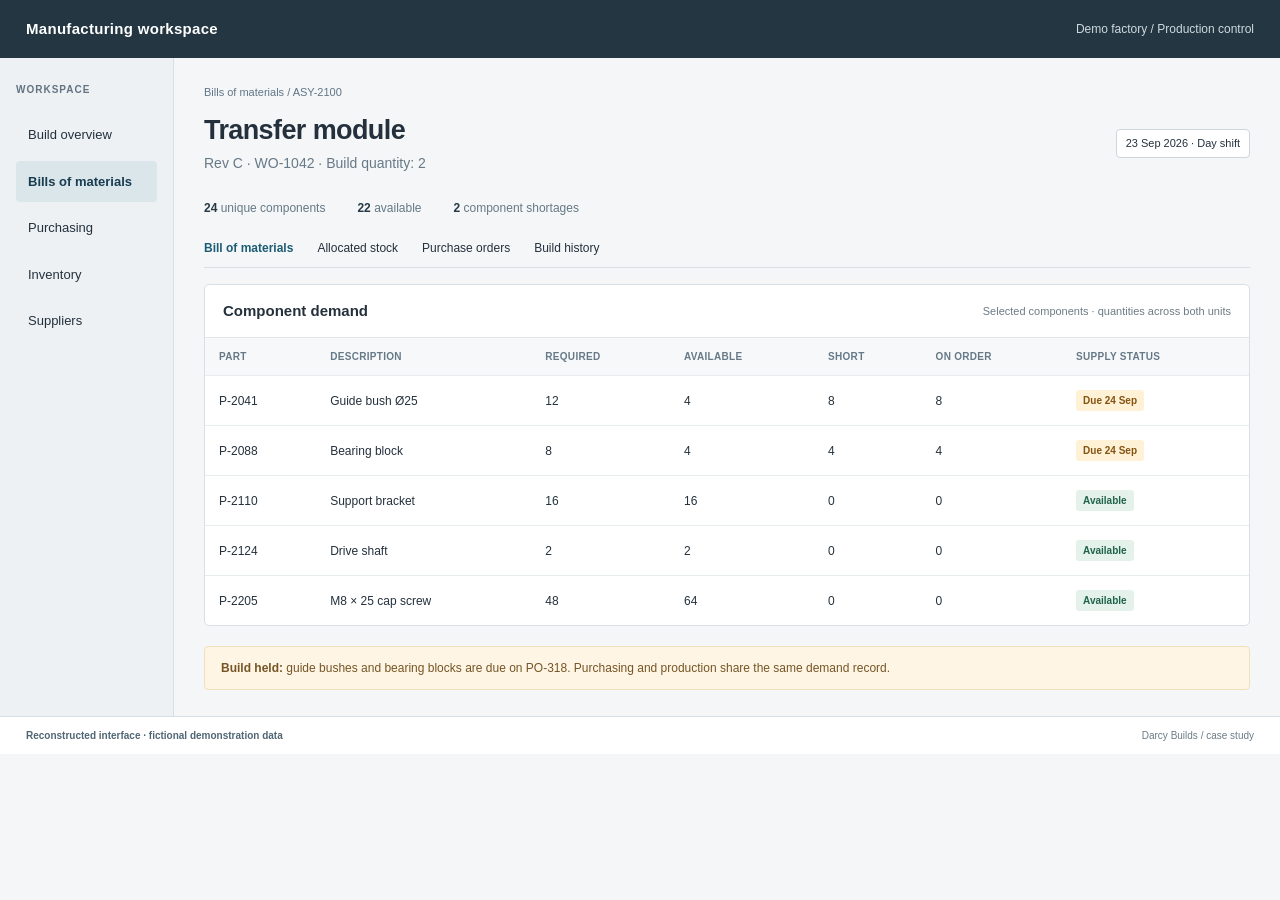
<file: assets/case-studies/reconstructions/erp-bom.html>
<!doctype html>
<html lang="en">
  <head>
    <meta charset="utf-8" />
    <title>Assembly and bill of materials — reconstruction</title>
    <link rel="stylesheet" href="screen.css" />
  </head>
  <body>
    <header>
      <strong>Manufacturing workspace</strong
      ><span>Demo factory / Production control</span>
    </header>
    <div class="shell">
      <aside>
        <p>WORKSPACE</p>
        <div class="">Build overview</div>
        <div class="active">Bills of materials</div>
        <div class="">Purchasing</div>
        <div class="">Inventory</div>
        <div class="">Suppliers</div>
      </aside>
      <main>
        <div class="crumb">Bills of materials / ASY-2100</div>
        <div class="top">
          <div>
            <h1>Transfer module</h1>
            <span class="muted">Rev C · WO-1042 · Build quantity: 2</span>
          </div>
          <span class="tag">23 Sep 2026 · Day shift</span>
        </div>
        <div class="facts">
          <span><strong>24</strong> unique components</span
          ><span><strong>22</strong> available</span
          ><span><strong>2</strong> component shortages</span>
        </div>
        <div class="tabs">
          <b>Bill of materials</b><span>Allocated stock</span
          ><span>Purchase orders</span><span>Build history</span>
        </div>
        <div class="panel">
          <div class="panel-head">
            <h2>Component demand</h2>
            <span>Selected components · quantities across both units</span>
          </div>
          <table>
            <thead>
              <tr>
                <th>Part</th>
                <th>Description</th>
                <th>Required</th>
                <th>Available</th>
                <th>Short</th>
                <th>On order</th>
                <th>Supply status</th>
              </tr>
            </thead>
            <tbody>
              <tr>
                <td>P-2041</td>
                <td>Guide bush Ø25</td>
                <td>12</td>
                <td>4</td>
                <td>8</td>
                <td>8</td>
                <td><span class="badge amber">Due 24 Sep</span></td>
              </tr>
              <tr>
                <td>P-2088</td>
                <td>Bearing block</td>
                <td>8</td>
                <td>4</td>
                <td>4</td>
                <td>4</td>
                <td><span class="badge amber">Due 24 Sep</span></td>
              </tr>
              <tr>
                <td>P-2110</td>
                <td>Support bracket</td>
                <td>16</td>
                <td>16</td>
                <td>0</td>
                <td>0</td>
                <td><span class="badge green">Available</span></td>
              </tr>
              <tr>
                <td>P-2124</td>
                <td>Drive shaft</td>
                <td>2</td>
                <td>2</td>
                <td>0</td>
                <td>0</td>
                <td><span class="badge green">Available</span></td>
              </tr>
              <tr>
                <td>P-2205</td>
                <td>M8 × 25 cap screw</td>
                <td>48</td>
                <td>64</td>
                <td>0</td>
                <td>0</td>
                <td><span class="badge green">Available</span></td>
              </tr>
            </tbody>
          </table>
        </div>
        <div class="notice">
          <strong>Build held:</strong> guide bushes and bearing blocks are due
          on PO-318. Purchasing and production share the same demand record.
        </div>
      </main>
    </div>
    <div class="foot">
      <span class="reconstructed"
        >Reconstructed interface · fictional demonstration data</span
      ><span>Darcy Builds / case study</span>
    </div>
  </body>
</html>
</file>
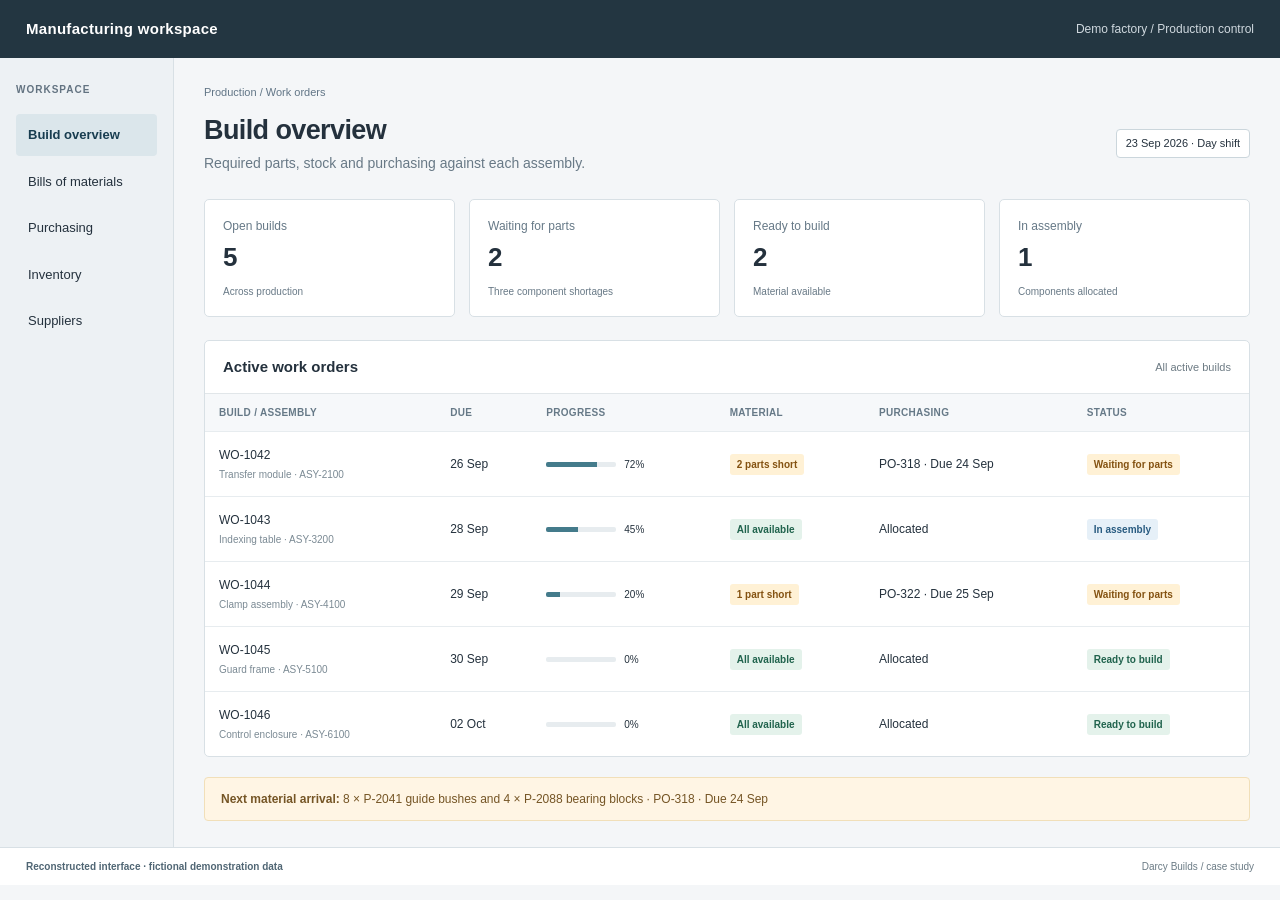
<file: assets/case-studies/reconstructions/erp-overview.html>
<!doctype html>
<html lang="en">
  <head>
    <meta charset="utf-8" />
    <title>Build overview — reconstruction</title>
    <link rel="stylesheet" href="screen.css" />
  </head>
  <body>
    <header>
      <strong>Manufacturing workspace</strong
      ><span>Demo factory / Production control</span>
    </header>
    <div class="shell">
      <aside>
        <p>WORKSPACE</p>
        <div class="active">Build overview</div>
        <div class="">Bills of materials</div>
        <div class="">Purchasing</div>
        <div class="">Inventory</div>
        <div class="">Suppliers</div>
      </aside>
      <main>
        <div class="crumb">Production / Work orders</div>
        <div class="top">
          <div>
            <h1>Build overview</h1>
            <span class="muted"
              >Required parts, stock and purchasing against each assembly.</span
            >
          </div>
          <span class="tag">23 Sep 2026 · Day shift</span>
        </div>
        <div class="metrics">
          <div class="metric">
            <span>Open builds</span><strong>5</strong
            ><small>Across production</small>
          </div>
          <div class="metric">
            <span>Waiting for parts</span><strong>2</strong
            ><small>Three component shortages</small>
          </div>
          <div class="metric">
            <span>Ready to build</span><strong>2</strong
            ><small>Material available</small>
          </div>
          <div class="metric">
            <span>In assembly</span><strong>1</strong
            ><small>Components allocated</small>
          </div>
        </div>
        <div class="panel">
          <div class="panel-head">
            <h2>Active work orders</h2>
            <span>All active builds</span>
          </div>
          <table>
            <thead>
              <tr>
                <th>Build / assembly</th>
                <th>Due</th>
                <th>Progress</th>
                <th>Material</th>
                <th>Purchasing</th>
                <th>Status</th>
              </tr>
            </thead>
            <tbody>
              <tr>
                <td>WO-1042<small>Transfer module · ASY-2100</small></td>
                <td>26 Sep</td>
                <td>
                  <div class="progress">
                    <span class="bar"><i style="width: 72%"></i></span>72%
                  </div>
                </td>
                <td><span class="badge amber">2 parts short</span></td>
                <td>PO-318 · Due 24 Sep</td>
                <td><span class="badge amber">Waiting for parts</span></td>
              </tr>
              <tr>
                <td>WO-1043<small>Indexing table · ASY-3200</small></td>
                <td>28 Sep</td>
                <td>
                  <div class="progress">
                    <span class="bar"><i style="width: 45%"></i></span>45%
                  </div>
                </td>
                <td><span class="badge green">All available</span></td>
                <td>Allocated</td>
                <td><span class="badge blue">In assembly</span></td>
              </tr>
              <tr>
                <td>WO-1044<small>Clamp assembly · ASY-4100</small></td>
                <td>29 Sep</td>
                <td>
                  <div class="progress">
                    <span class="bar"><i style="width: 20%"></i></span>20%
                  </div>
                </td>
                <td><span class="badge amber">1 part short</span></td>
                <td>PO-322 · Due 25 Sep</td>
                <td><span class="badge amber">Waiting for parts</span></td>
              </tr>
              <tr>
                <td>WO-1045<small>Guard frame · ASY-5100</small></td>
                <td>30 Sep</td>
                <td>
                  <div class="progress">
                    <span class="bar"><i style="width: 0%"></i></span>0%
                  </div>
                </td>
                <td><span class="badge green">All available</span></td>
                <td>Allocated</td>
                <td><span class="badge green">Ready to build</span></td>
              </tr>
              <tr>
                <td>WO-1046<small>Control enclosure · ASY-6100</small></td>
                <td>02 Oct</td>
                <td>
                  <div class="progress">
                    <span class="bar"><i style="width: 0%"></i></span>0%
                  </div>
                </td>
                <td><span class="badge green">All available</span></td>
                <td>Allocated</td>
                <td><span class="badge green">Ready to build</span></td>
              </tr>
            </tbody>
          </table>
        </div>
        <div class="notice">
          <strong>Next material arrival:</strong> 8 × P-2041 guide bushes and 4
          × P-2088 bearing blocks · PO-318 · Due 24 Sep
        </div>
      </main>
    </div>
    <div class="foot">
      <span class="reconstructed"
        >Reconstructed interface · fictional demonstration data</span
      ><span>Darcy Builds / case study</span>
    </div>
  </body>
</html>
</file>
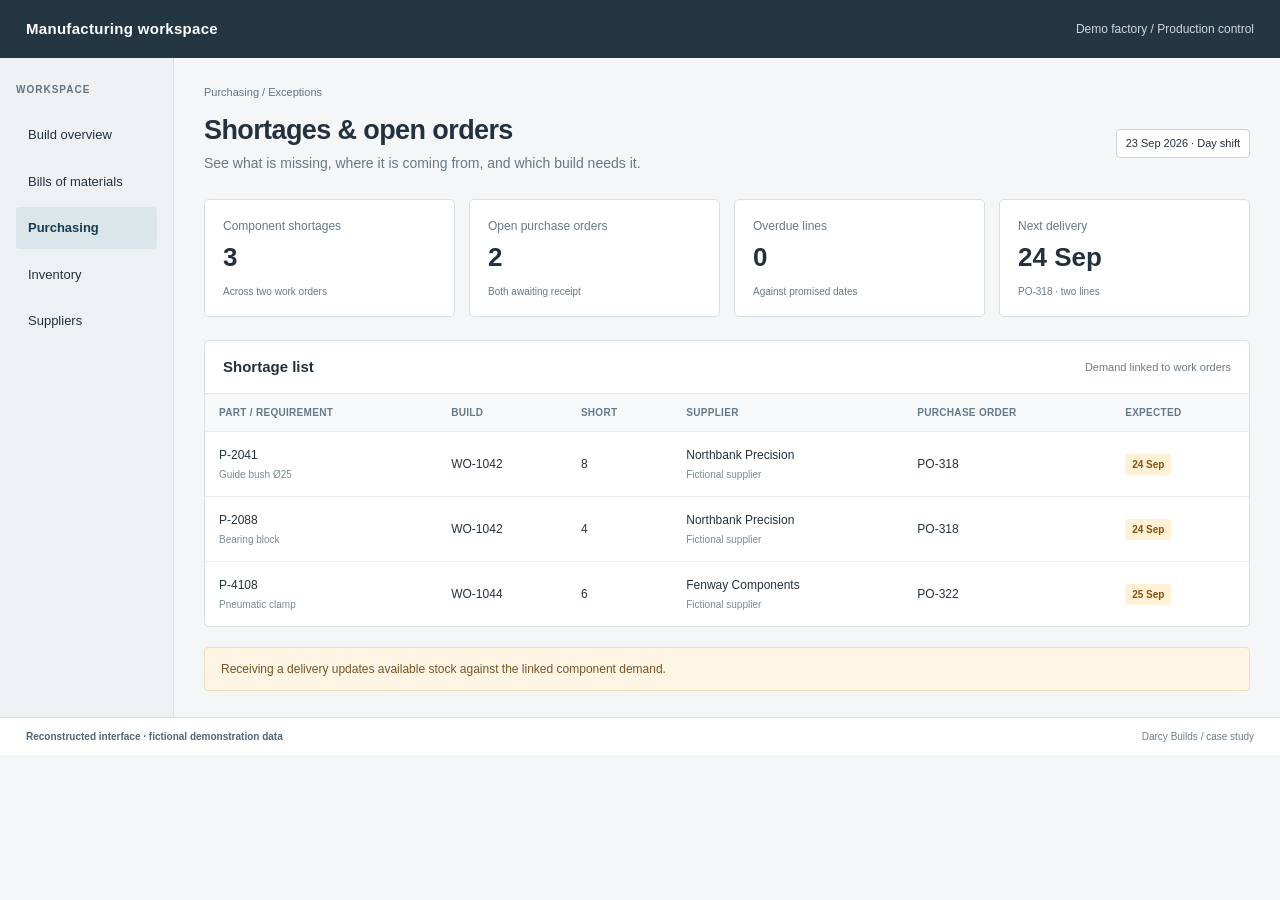
<file: assets/case-studies/reconstructions/erp-purchasing.html>
<!doctype html>
<html lang="en">
  <head>
    <meta charset="utf-8" />
    <title>Purchasing and shortages — reconstruction</title>
    <link rel="stylesheet" href="screen.css" />
  </head>
  <body>
    <header>
      <strong>Manufacturing workspace</strong
      ><span>Demo factory / Production control</span>
    </header>
    <div class="shell">
      <aside>
        <p>WORKSPACE</p>
        <div class="">Build overview</div>
        <div class="">Bills of materials</div>
        <div class="active">Purchasing</div>
        <div class="">Inventory</div>
        <div class="">Suppliers</div>
      </aside>
      <main>
        <div class="crumb">Purchasing / Exceptions</div>
        <div class="top">
          <div>
            <h1>Shortages & open orders</h1>
            <span class="muted"
              >See what is missing, where it is coming from, and which build
              needs it.</span
            >
          </div>
          <span class="tag">23 Sep 2026 · Day shift</span>
        </div>
        <div class="metrics">
          <div class="metric">
            <span>Component shortages</span><strong>3</strong
            ><small>Across two work orders</small>
          </div>
          <div class="metric">
            <span>Open purchase orders</span><strong>2</strong
            ><small>Both awaiting receipt</small>
          </div>
          <div class="metric">
            <span>Overdue lines</span><strong>0</strong
            ><small>Against promised dates</small>
          </div>
          <div class="metric">
            <span>Next delivery</span><strong>24 Sep</strong
            ><small>PO-318 · two lines</small>
          </div>
        </div>
        <div class="panel">
          <div class="panel-head">
            <h2>Shortage list</h2>
            <span>Demand linked to work orders</span>
          </div>
          <table>
            <thead>
              <tr>
                <th>Part / requirement</th>
                <th>Build</th>
                <th>Short</th>
                <th>Supplier</th>
                <th>Purchase order</th>
                <th>Expected</th>
              </tr>
            </thead>
            <tbody>
              <tr>
                <td>P-2041<small>Guide bush Ø25</small></td>
                <td>WO-1042</td>
                <td>8</td>
                <td>Northbank Precision<small>Fictional supplier</small></td>
                <td>PO-318</td>
                <td><span class="badge amber">24 Sep</span></td>
              </tr>
              <tr>
                <td>P-2088<small>Bearing block</small></td>
                <td>WO-1042</td>
                <td>4</td>
                <td>Northbank Precision<small>Fictional supplier</small></td>
                <td>PO-318</td>
                <td><span class="badge amber">24 Sep</span></td>
              </tr>
              <tr>
                <td>P-4108<small>Pneumatic clamp</small></td>
                <td>WO-1044</td>
                <td>6</td>
                <td>Fenway Components<small>Fictional supplier</small></td>
                <td>PO-322</td>
                <td><span class="badge amber">25 Sep</span></td>
              </tr>
            </tbody>
          </table>
        </div>
        <div class="notice">
          Receiving a delivery updates available stock against the linked
          component demand.
        </div>
      </main>
    </div>
    <div class="foot">
      <span class="reconstructed"
        >Reconstructed interface · fictional demonstration data</span
      ><span>Darcy Builds / case study</span>
    </div>
  </body>
</html>
</file>
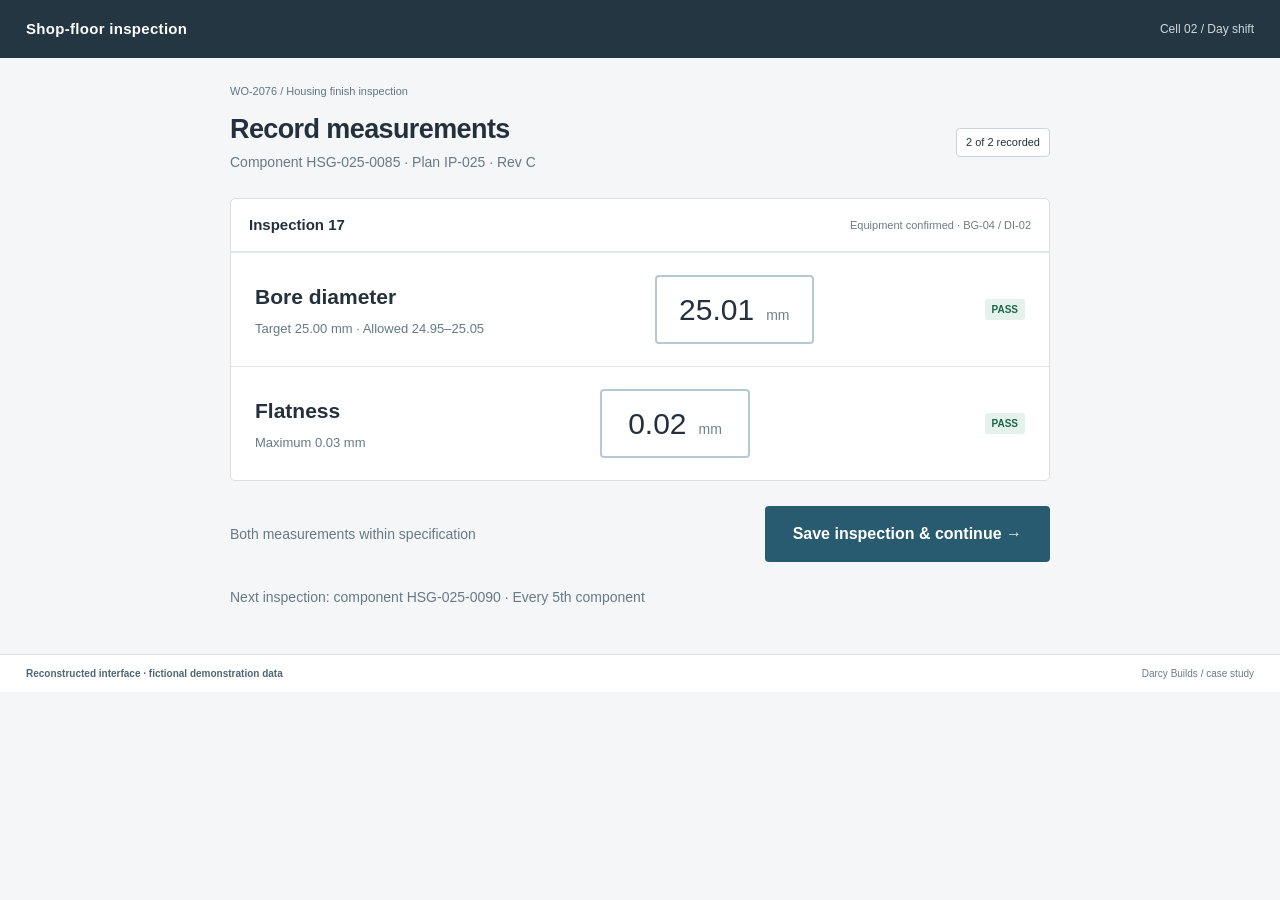
<file: assets/case-studies/reconstructions/inspection-capture.html>
<!doctype html>
<html lang="en">
  <head>
    <meta charset="utf-8" />
    <title>Shop-floor inspection — reconstruction</title>
    <link rel="stylesheet" href="screen.css" />
  </head>
  <body>
    <header>
      <strong>Shop-floor inspection</strong><span>Cell 02 / Day shift</span>
    </header>
    <div class="operator">
      <main>
        <div class="crumb">WO-2076 / Housing finish inspection</div>
        <div class="top">
          <div>
            <h1>Record measurements</h1>
            <span class="muted"
              >Component HSG-025-0085 · Plan IP-025 · Rev C</span
            >
          </div>
          <span class="tag">2 of 2 recorded</span>
        </div>
        <div class="panel">
          <div class="panel-head">
            <h2>Inspection 17</h2>
            <span>Equipment confirmed · BG-04 / DI-02</span>
          </div>
          <div class="measure">
            <div>
              <h2>Bore diameter</h2>
              <p>Target 25.00 mm · Allowed 24.95–25.05</p>
            </div>
            <div class="entry">25.01<span>mm</span></div>
            <span class="badge green">PASS</span>
          </div>
          <div class="measure">
            <div>
              <h2>Flatness</h2>
              <p>Maximum 0.03 mm</p>
            </div>
            <div class="entry">0.02<span>mm</span></div>
            <span class="badge green">PASS</span>
          </div>
        </div>
        <div class="operator-actions">
          <span class="muted">Both measurements within specification</span>
          <div class="save">Save inspection & continue →</div>
        </div>
        <p class="muted">
          Next inspection: component HSG-025-0090 · Every 5th component
        </p>
      </main>
    </div>
    <div class="foot">
      <span class="reconstructed"
        >Reconstructed interface · fictional demonstration data</span
      ><span>Darcy Builds / case study</span>
    </div>
  </body>
</html>
</file>
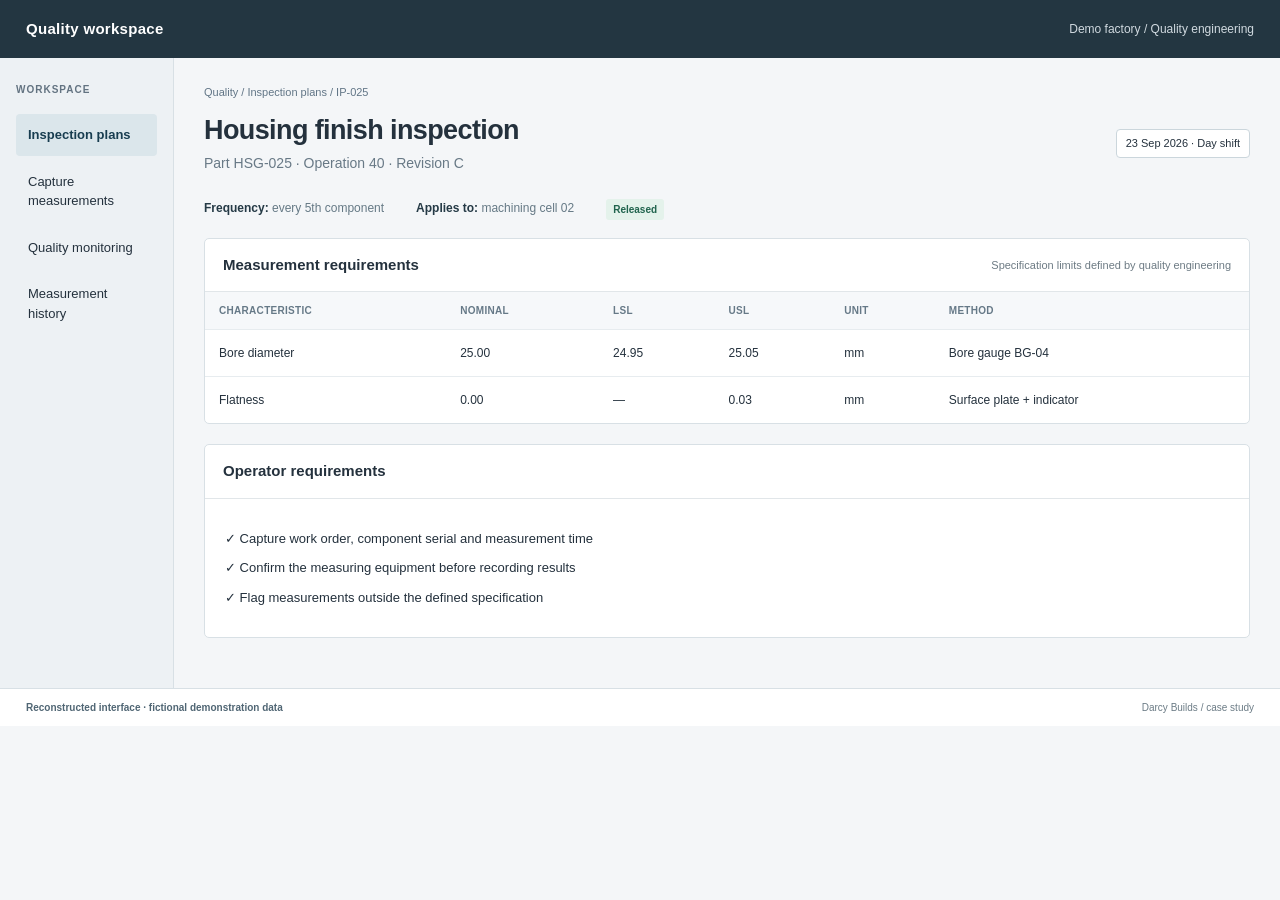
<file: assets/case-studies/reconstructions/inspection-definition.html>
<!doctype html>
<html lang="en">
  <head>
    <meta charset="utf-8" />
    <title>Inspection definition — reconstruction</title>
    <link rel="stylesheet" href="screen.css" />
  </head>
  <body>
    <header>
      <strong>Quality workspace</strong
      ><span>Demo factory / Quality engineering</span>
    </header>
    <div class="shell">
      <aside>
        <p>WORKSPACE</p>
        <div class="active">Inspection plans</div>
        <div class="">Capture measurements</div>
        <div class="">Quality monitoring</div>
        <div class="">Measurement history</div>
      </aside>
      <main>
        <div class="crumb">Quality / Inspection plans / IP-025</div>
        <div class="top">
          <div>
            <h1>Housing finish inspection</h1>
            <span class="muted">Part HSG-025 · Operation 40 · Revision C</span>
          </div>
          <span class="tag">23 Sep 2026 · Day shift</span>
        </div>
        <div class="facts">
          <span><strong>Frequency:</strong> every 5th component</span
          ><span><strong>Applies to:</strong> machining cell 02</span
          ><span><span class="badge green">Released</span></span>
        </div>
        <div class="panel">
          <div class="panel-head">
            <h2>Measurement requirements</h2>
            <span>Specification limits defined by quality engineering</span>
          </div>
          <table>
            <thead>
              <tr>
                <th>Characteristic</th>
                <th>Nominal</th>
                <th>LSL</th>
                <th>USL</th>
                <th>Unit</th>
                <th>Method</th>
              </tr>
            </thead>
            <tbody>
              <tr>
                <td>Bore diameter</td>
                <td>25.00</td>
                <td>24.95</td>
                <td>25.05</td>
                <td>mm</td>
                <td>Bore gauge BG-04</td>
              </tr>
              <tr>
                <td>Flatness</td>
                <td>0.00</td>
                <td>—</td>
                <td>0.03</td>
                <td>mm</td>
                <td>Surface plate + indicator</td>
              </tr>
            </tbody>
          </table>
        </div>
        <div class="panel">
          <div class="panel-head">
            <h2>Operator requirements</h2>
            <span></span>
          </div>
          <div class="detail">
            <div class="check">
              ✓ Capture work order, component serial and measurement time
            </div>
            <div class="check">
              ✓ Confirm the measuring equipment before recording results
            </div>
            <div class="check">
              ✓ Flag measurements outside the defined specification
            </div>
          </div>
        </div>
      </main>
    </div>
    <div class="foot">
      <span class="reconstructed"
        >Reconstructed interface · fictional demonstration data</span
      ><span>Darcy Builds / case study</span>
    </div>
  </body>
</html>
</file>
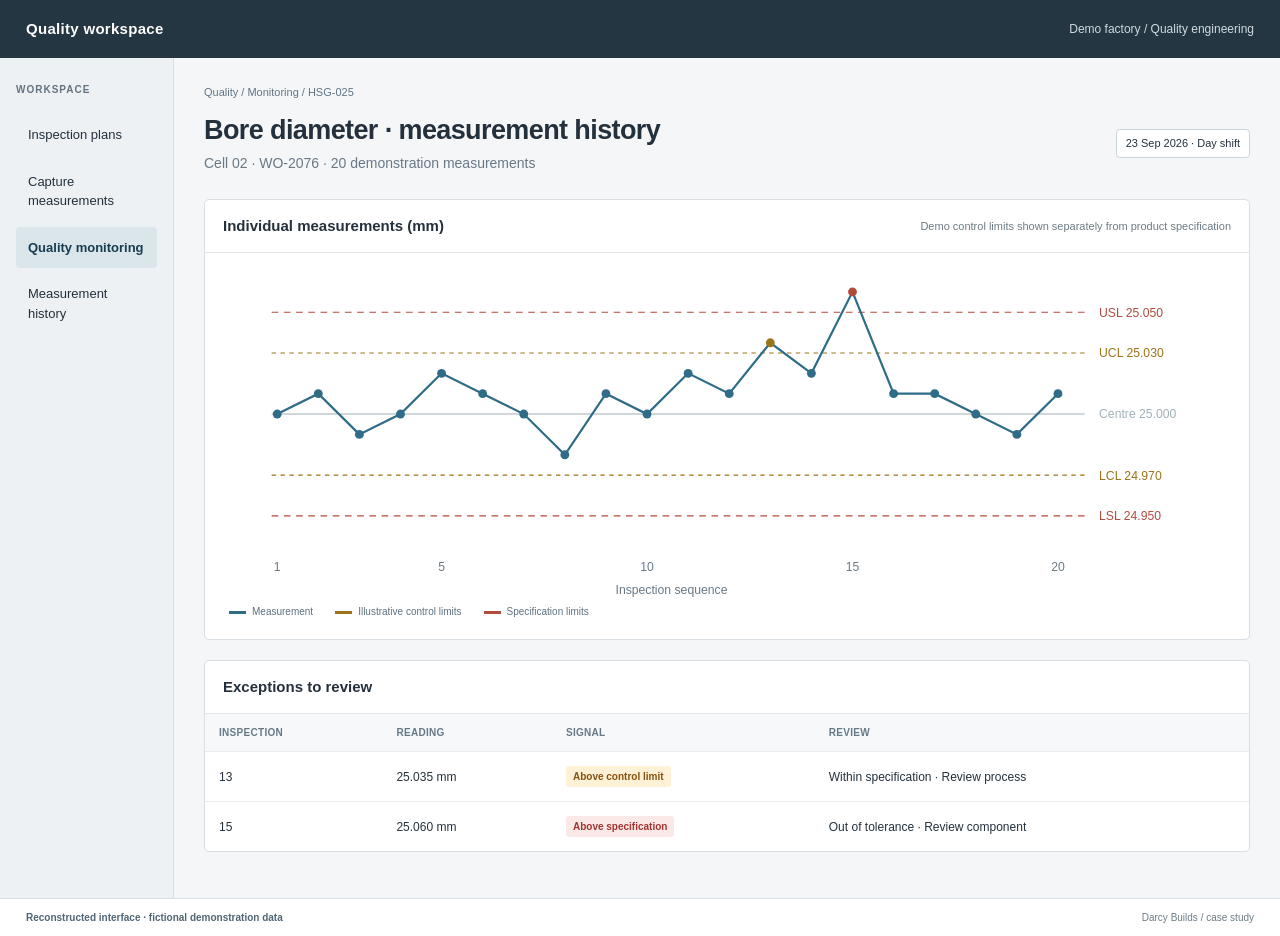
<file: assets/case-studies/reconstructions/inspection-spc.html>
<!doctype html>
<html lang="en">
  <head>
    <meta charset="utf-8" />
    <title>SPC and quality monitoring — reconstruction</title>
    <link rel="stylesheet" href="screen.css" />
  </head>
  <body>
    <header>
      <strong>Quality workspace</strong
      ><span>Demo factory / Quality engineering</span>
    </header>
    <div class="shell">
      <aside>
        <p>WORKSPACE</p>
        <div class="">Inspection plans</div>
        <div class="">Capture measurements</div>
        <div class="active">Quality monitoring</div>
        <div class="">Measurement history</div>
      </aside>
      <main>
        <div class="crumb">Quality / Monitoring / HSG-025</div>
        <div class="top">
          <div>
            <h1>Bore diameter · measurement history</h1>
            <span class="muted"
              >Cell 02 · WO-2076 · 20 demonstration measurements</span
            >
          </div>
          <span class="tag">23 Sep 2026 · Day shift</span>
        </div>
        <div class="panel">
          <div class="panel-head">
            <h2>Individual measurements (mm)</h2>
            <span
              >Demo control limits shown separately from product
              specification</span
            >
          </div>
          <svg
            xmlns="http://www.w3.org/2000/svg"
            viewBox="0 0 940 310"
            role="img"
            aria-label="Fictional bore-diameter measurements, with separate control and specification limits"
          >
            <line
              x1="60"
              x2="792"
              y1="53.333333333334366"
              y2="53.333333333334366"
              stroke="#b14c3d"
              stroke-dasharray="6 5"
            />
            <text x="805" y="57.333333333334366" fill="#b14c3d" font-size="11">
              USL 25.050
            </text>
            <line
              x1="60"
              x2="792"
              y1="90.00000000000026"
              y2="90.00000000000026"
              stroke="#9b7419"
              stroke-dasharray="4 4"
            />
            <text x="805" y="94.00000000000026" fill="#9b7419" font-size="11">
              UCL 25.030
            </text>
            <line
              x1="60"
              x2="792"
              y1="145.00000000000233"
              y2="145.00000000000233"
              stroke="#a1b0b7"
              stroke-dasharray=""
            />
            <text x="805" y="149.00000000000233" fill="#a1b0b7" font-size="11">
              Centre 25.000
            </text>
            <line
              x1="60"
              x2="792"
              y1="200.00000000000443"
              y2="200.00000000000443"
              stroke="#9b7419"
              stroke-dasharray="4 4"
            />
            <text x="805" y="204.00000000000443" fill="#9b7419" font-size="11">
              LCL 24.970
            </text>
            <line
              x1="60"
              x2="792"
              y1="236.66666666667032"
              y2="236.66666666667032"
              stroke="#b14c3d"
              stroke-dasharray="6 5"
            />
            <text x="805" y="240.66666666667032" fill="#b14c3d" font-size="11">
              LSL 24.950
            </text>
            <polyline
              fill="none"
              stroke="#2f6c88"
              stroke-width="2"
              points="65,145.00000000000233 102,126.66666666666615 139,163.33333333333854 176,145.00000000000233 213,108.33333333333644 250,126.66666666666615 287,145.00000000000233 324,181.66666666666822 361,126.66666666666615 398,145.00000000000233 435,108.33333333333644 472,126.66666666666615 509,80.83333333333542 546,108.33333333333644 583,35.00000000000469 620,126.66666666666615 657,126.66666666666615 694,145.00000000000233 731,163.33333333333854 768,126.66666666666615"
            />
            <circle cx="65" cy="145.00000000000233" r="4" fill="#2f6c88" />
            <circle cx="102" cy="126.66666666666615" r="4" fill="#2f6c88" />
            <circle cx="139" cy="163.33333333333854" r="4" fill="#2f6c88" />
            <circle cx="176" cy="145.00000000000233" r="4" fill="#2f6c88" />
            <circle cx="213" cy="108.33333333333644" r="4" fill="#2f6c88" />
            <circle cx="250" cy="126.66666666666615" r="4" fill="#2f6c88" />
            <circle cx="287" cy="145.00000000000233" r="4" fill="#2f6c88" />
            <circle cx="324" cy="181.66666666666822" r="4" fill="#2f6c88" />
            <circle cx="361" cy="126.66666666666615" r="4" fill="#2f6c88" />
            <circle cx="398" cy="145.00000000000233" r="4" fill="#2f6c88" />
            <circle cx="435" cy="108.33333333333644" r="4" fill="#2f6c88" />
            <circle cx="472" cy="126.66666666666615" r="4" fill="#2f6c88" />
            <circle cx="509" cy="80.83333333333542" r="4" fill="#9b7419" />
            <circle cx="546" cy="108.33333333333644" r="4" fill="#2f6c88" />
            <circle cx="583" cy="35.00000000000469" r="4" fill="#b14c3d" />
            <circle cx="620" cy="126.66666666666615" r="4" fill="#2f6c88" />
            <circle cx="657" cy="126.66666666666615" r="4" fill="#2f6c88" />
            <circle cx="694" cy="145.00000000000233" r="4" fill="#2f6c88" />
            <circle cx="731" cy="163.33333333333854" r="4" fill="#2f6c88" />
            <circle cx="768" cy="126.66666666666615" r="4" fill="#2f6c88" />
            <text
              x="65"
              y="286"
              text-anchor="middle"
              font-size="11"
              fill="#687986"
            >
              1
            </text>
            <text
              x="213"
              y="286"
              text-anchor="middle"
              font-size="11"
              fill="#687986"
            >
              5
            </text>
            <text
              x="398"
              y="286"
              text-anchor="middle"
              font-size="11"
              fill="#687986"
            >
              10
            </text>
            <text
              x="583"
              y="286"
              text-anchor="middle"
              font-size="11"
              fill="#687986"
            >
              15
            </text>
            <text
              x="768"
              y="286"
              text-anchor="middle"
              font-size="11"
              fill="#687986"
            >
              20
            </text>
            <text
              x="420"
              y="307"
              text-anchor="middle"
              fill="#687986"
              font-size="11"
            >
              Inspection sequence
            </text>
          </svg>
          <div class="key">
            <span>Measurement</span
            ><span class="control">Illustrative control limits</span
            ><span class="spec">Specification limits</span>
          </div>
        </div>
        <div class="panel">
          <div class="panel-head">
            <h2>Exceptions to review</h2>
            <span></span>
          </div>
          <table>
            <thead>
              <tr>
                <th>Inspection</th>
                <th>Reading</th>
                <th>Signal</th>
                <th>Review</th>
              </tr>
            </thead>
            <tbody>
              <tr>
                <td>13</td>
                <td>25.035 mm</td>
                <td><span class="badge amber">Above control limit</span></td>
                <td>Within specification · Review process</td>
              </tr>
              <tr>
                <td>15</td>
                <td>25.060 mm</td>
                <td><span class="badge red">Above specification</span></td>
                <td>Out of tolerance · Review component</td>
              </tr>
            </tbody>
          </table>
        </div>
      </main>
    </div>
    <div class="foot">
      <span class="reconstructed"
        >Reconstructed interface · fictional demonstration data</span
      ><span>Darcy Builds / case study</span>
    </div>
  </body>
</html>
</file>
<file: styles.css>
:root {
  color-scheme: light;
  --paper: #faf8f5;
  --ink: #211d18;
  --muted: #5f574c;
  --accent: #b4441a;
  --line: #e5dfd6;
  --soft: #f2ede5;
}
* {
  box-sizing: border-box;
}
html {
  scroll-behavior: smooth;
  scroll-padding-top: 100px;
}
body {
  margin: 0;
  background: var(--paper);
  color: var(--ink);
  font-family:
    ui-sans-serif,
    system-ui,
    -apple-system,
    BlinkMacSystemFont,
    "Segoe UI",
    sans-serif;
  -webkit-font-smoothing: antialiased;
  font-size: 17px;
  line-height: 1.65;
}
a {
  color: var(--accent);
  text-decoration: none;
  border-bottom: 1px solid #b4441a60;
}
a:hover {
  color: #8d3413;
  border-bottom-color: currentColor;
}
a:focus-visible,
button:focus-visible,
input:focus-visible,
textarea:focus-visible,
select:focus-visible,
summary:focus-visible {
  outline: 3px solid var(--accent);
  outline-offset: 4px;
}
::selection {
  background: #f3d9c9;
}
h1,
h2,
h3 {
  line-height: 1.15;
  letter-spacing: -0.025em;
  text-wrap: balance;
  margin: 0 0 20px;
}
h1 {
  font-size: clamp(40px, 5.1vw, 62px);
  font-weight: 750;
  line-height: 1.08;
}
h2 {
  font-size: clamp(29px, 3.3vw, 40px);
}
h3 {
  font-size: 22px;
  letter-spacing: -0.015em;
}
p {
  margin: 0 0 20px;
  text-wrap: pretty;
}
p:last-child {
  margin-bottom: 0;
}
em {
  color: var(--accent);
  font-style: normal;
}
ul {
  padding-left: 22px;
}
li {
  margin-bottom: 10px;
}
button,
input,
textarea,
select {
  font: inherit;
}
button,
a,
input,
textarea,
select {
  -webkit-tap-highlight-color: transparent;
}
button {
  cursor: pointer;
}
[hidden] {
  display: none !important;
}
.container,
.header-inner {
  max-width: 1120px;
  margin: auto;
  padding-inline: 30px;
}
.site-header {
  position: sticky;
  top: 0;
  z-index: 10;
  background: rgba(250, 248, 245, 0.97);
  border-bottom: 1px solid var(--line);
}
.header-inner {
  min-height: 76px;
  display: flex;
  align-items: center;
  justify-content: space-between;
  gap: 24px;
}
.brand {
  font-family: ui-monospace, SFMono-Regular, Menlo, Consolas, monospace;
  font-size: 17px;
  letter-spacing: -0.04em;
  font-weight: 600;
  white-space: nowrap;
  color: var(--ink);
  border: 0;
}
.brand span:first-child {
  color: var(--accent);
}
nav {
  display: flex;
  align-items: center;
  gap: 24px;
  font-size: 14px;
}
nav a {
  border: 0;
  color: var(--muted);
}
.button {
  display: inline-flex;
  align-items: center;
  justify-content: center;
  gap: 14px;
  min-height: 48px;
  padding: 13px 22px;
  border: 1px solid var(--ink);
  border-radius: 4px;
  background: var(--ink);
  color: var(--paper);
  font-size: 15px;
  line-height: 1.4;
  font-weight: 650;
  text-align: center;
}
.button:hover {
  background: #3d342c;
  color: white;
  border-color: #3d342c;
}
.button.small {
  font-size: 13px;
  padding: 10px 15px;
  min-height: 42px;
}
.button.secondary {
  background: transparent;
  color: var(--ink);
  border-color: #766c60;
}
.button.secondary:hover {
  background: var(--soft);
}
.actions {
  display: flex;
  align-items: center;
  gap: 18px 24px;
  flex-wrap: wrap;
  margin: 28px 0;
}
.eyebrow {
  font-family: ui-monospace, SFMono-Regular, Menlo, Consolas, monospace;
  font-size: 12px;
  font-weight: 550;
  line-height: 1.6;
  letter-spacing: 0.065em;
  text-transform: uppercase;
  color: var(--accent);
  margin-bottom: 20px;
}
.hero {
  display: grid;
  grid-template-columns: minmax(0, 1fr) 300px;
  gap: 70px;
  align-items: start;
  padding: 76px 0 64px;
}
.lead {
  font-size: 21px;
  line-height: 1.6;
  color: #34302a;
  max-width: 740px;
}
.hero-proof {
  font-size: 16px;
  line-height: 1.65;
  max-width: 590px;
  margin-top: 32px;
}
.small-text {
  font-size: 14px;
}
.muted {
  color: var(--muted);
}
.portrait {
  margin: 5px 0 0;
}
.portrait img {
  display: block;
  width: 100%;
  height: auto;
  border-radius: 4px;
  background: var(--soft);
}
.portrait figcaption {
  font-family: ui-monospace, SFMono-Regular, Menlo, Consolas, monospace;
  color: var(--muted);
  font-size: 12px;
  line-height: 1.7;
  margin-top: 16px;
}
.section {
  padding: 64px 0;
  border-top: 1px solid var(--line);
  scroll-margin-top: 24px;
}
.section-heading {
  max-width: 730px;
  margin-bottom: 32px;
}
.recognition h2 {
  max-width: 780px;
}
.two-col {
  display: grid;
  grid-template-columns: repeat(2, minmax(0, 1fr));
  gap: 32px;
}
.fit {
  background: var(--soft);
  border-left: 3px solid var(--accent);
  padding: 22px 26px;
  margin-top: 20px;
  font-size: 16px;
}
.grid {
  display: grid;
  gap: 16px;
}
.examples {
  grid-template-columns: repeat(3, minmax(0, 1fr));
}
.prices {
  grid-template-columns: repeat(2, minmax(0, 1fr));
}
.card {
  padding: 28px;
  border: 1px solid var(--line);
  border-radius: 5px;
  background: #fff;
}
.card p,
.card li {
  font-size: 16px;
  color: var(--muted);
}
.card h3 {
  font-size: 21px;
  margin: 0 0 14px;
}
.card .number {
  display: block;
  font-family: ui-monospace, SFMono-Regular, Menlo, Consolas, monospace;
  font-size: 12px;
  color: var(--accent);
  margin-bottom: 22px;
}
.card .eyebrow {
  color: var(--accent);
  font-size: 11px;
}
.comparison ol {
  padding: 0;
  list-style: none;
  margin: 24px 0 0;
}
.comparison li {
  position: relative;
  padding: 0 0 23px 26px;
  font-size: 16px;
  margin-bottom: 0;
}
.comparison li:not(:last-child)::after {
  content: "↓";
  position: absolute;
  left: 0;
  top: 24px;
  color: var(--muted);
}
.comparison li::before {
  content: "·";
  position: absolute;
  left: 3px;
  color: var(--accent);
  font-weight: bold;
}
.comparison li:last-child {
  padding-bottom: 0;
}
.before {
  background: var(--soft);
}
.after {
  border-top: 3px solid var(--accent);
}
.statement {
  font-size: 20px;
  font-weight: 600;
  margin-top: 24px;
}
.prices {
  margin: 32px 0 22px;
}
.prices h3 {
  font-size: 27px;
}
.card.featured {
  background: var(--ink);
  border-color: var(--ink);
  color: var(--paper);
}
.card.featured p {
  color: #d9d2c7;
}
.card.featured .eyebrow {
  color: #f3b18a;
}
.card .timing {
  font-size: 14px;
}
.steps {
  list-style: none;
  counter-reset: step;
  display: grid;
  grid-template-columns: repeat(2, minmax(0, 1fr));
  gap: 32px;
  margin: 0;
  padding: 0;
}
.steps li {
  counter-increment: step;
  position: relative;
  padding-left: 45px;
  margin: 0;
}
.steps li::before {
  content: "0" counter(step);
  position: absolute;
  top: 0;
  left: 0;
  color: var(--accent);
  font-family: ui-monospace, SFMono-Regular, Menlo, Consolas, monospace;
  font-size: 13px;
}
.steps p {
  font-size: 16px;
  color: var(--muted);
}
.steps h3 {
  font-size: 20px;
  margin-bottom: 12px;
}
.case-study {
  display: grid;
  grid-template-columns: repeat(3, minmax(0, 1fr));
  border: 1px solid var(--line);
  border-radius: 5px;
  background: var(--soft);
}
.case-study > div {
  padding: 28px;
}
.case-study > div + div {
  border-left: 1px solid var(--line);
}
.case-study h3 {
  font-size: 19px;
}
.case-study p {
  font-size: 16px;
}
.card .price {
  font-size: 26px;
  font-weight: 650;
  color: var(--ink);
}
.boundaries p {
  max-width: 800px;
}
.contact {
  background: var(--soft);
  border: 1px solid var(--line);
  padding: 48px;
  border-radius: 6px;
  margin: 24px 0;
}
.contact .section-heading {
  margin-bottom: 24px;
}
.contact h2 {
  font-size: clamp(32px, 4vw, 46px);
}
.contact .actions {
  font-size: 15px;
}
.form-note {
  font-size: 14px;
  color: var(--muted);
  max-width: 720px;
  margin: 20px 0;
}
.form-grid {
  display: grid;
  grid-template-columns: repeat(2, minmax(0, 1fr));
  gap: 22px;
  margin: 26px 0;
}
.field {
  min-width: 0;
}
.full {
  grid-column: 1/-1;
}
.field > label,
legend {
  display: block;
  font-size: 15px;
  font-weight: 600;
  margin-bottom: 9px;
}
.field label span {
  font-size: 13px;
  font-weight: 400;
  color: var(--muted);
}
input:not([type="checkbox"]),
textarea,
select {
  display: block;
  width: 100%;
  min-height: 48px;
  padding: 11px 12px;
  background: #fff;
  border: 1px solid #a79a8b;
  border-radius: 3px;
  color: var(--ink);
  font-size: 16px;
}
textarea {
  resize: vertical;
  line-height: 1.5;
}
input::placeholder {
  color: #6b6257;
}
fieldset {
  border: 0;
  padding: 0;
  margin: 0;
}
legend {
  padding: 0;
}
.checks {
  display: flex;
  flex-wrap: wrap;
  gap: 10px 24px;
}
.checks label {
  display: inline-flex;
  align-items: center;
  gap: 8px;
  min-height: 44px;
  font-size: 16px;
  cursor: pointer;
}
input[type="checkbox"] {
  width: 19px;
  height: 19px;
  accent-color: var(--accent);
}
.email-preview {
  margin-top: 30px;
  border-top: 1px solid #c9bfb1;
  padding-top: 28px;
}
.email-preview > label {
  display: block;
  font-size: 15px;
  margin-bottom: 8px;
}
#form-status {
  font-size: 14px;
}
.site-footer {
  display: flex;
  justify-content: space-between;
  flex-wrap: wrap;
  gap: 20px;
  padding: 24px 0 40px;
  font-size: 13px;
}
.landing-hero {
  display: block;
  max-width: 910px;
  padding-bottom: 64px;
}
.landing-hero h1 {
  font-size: clamp(40px, 5.2vw, 64px);
}
details {
  border-top: 1px solid var(--line);
  padding: 20px 0;
}
details:last-child {
  border-bottom: 1px solid var(--line);
}
summary {
  font-size: 18px;
  font-weight: 600;
  cursor: pointer;
  padding-right: 15px;
}
details p {
  margin: 16px 0 0;
  max-width: 800px;
  color: var(--muted);
}
.skip-link {
  position: fixed;
  top: 8px;
  left: 16px;
  z-index: 100;
  transform: translateY(-200%);
  background: var(--ink);
  color: white;
  padding: 10px 20px;
  border-radius: 3px;
}
.skip-link:focus {
  transform: translateY(0);
}
@media (max-width: 1000px) {
  nav {
    gap: 16px;
  }
  .brand-domain {
    display: none;
  }
  .hero {
    grid-template-columns: minmax(0, 1fr) 250px;
    gap: 40px;
  }
  .prices {
    grid-template-columns: 1fr;
  }
  .prices .card {
    padding: 28px;
  }
  .prices h3 {
    font-size: 28px;
  }
  .examples {
    grid-template-columns: repeat(2, minmax(0, 1fr));
  }
}
@media (max-width: 760px) {
  .container,
  .header-inner {
    padding-inline: 22px;
  }
  .header-inner {
    min-height: 70px;
    gap: 14px;
  }
  .brand {
    font-size: 16px;
  }
  .nav-extra {
    display: none;
  }
  .button.small {
    font-size: 12px;
    padding: 10px 12px;
    max-width: 190px;
  }
  .hero {
    grid-template-columns: 1fr;
    gap: 32px;
    padding: 44px 0;
  }
  .hero-proof {
    margin-top: 26px;
  }
  .portrait {
    width: 220px;
  }
  .portrait figcaption {
    font-size: 11px;
  }
  .lead {
    font-size: 19px;
  }
  .section {
    padding: 44px 0;
  }
  .two-col,
  .steps,
  .case-study {
    grid-template-columns: 1fr;
    gap: 24px;
  }
  .case-study {
    gap: 0;
  }
  .case-study > div + div {
    border-left: 0;
    border-top: 1px solid var(--line);
  }
  .contact {
    padding: 30px 24px;
  }
  .form-grid {
    grid-template-columns: 1fr;
  }
  .full {
    grid-column: auto;
  }
  .section-heading {
    margin-bottom: 26px;
  }
  .actions {
    gap: 18px;
  }
  .site-footer {
    font-size: 12px;
  }
}
@media (max-width: 480px) {
  .container,
  .header-inner {
    padding-inline: 18px;
  }
  .examples {
    grid-template-columns: 1fr;
  }
  .card {
    padding: 24px;
  }
  .brand {
    font-size: 14px;
  }
  .button.small {
    max-width: 170px;
  }
  .header-inner {
    gap: 10px;
  }
  .contact {
    padding: 26px 18px;
  }
  .actions .button {
    width: 100%;
  }
  .hero .eyebrow {
    font-size: 11px;
  }
  h1 {
    font-size: 40px;
  }
  .prices h3 {
    font-size: 26px;
  }
}
@media (prefers-reduced-motion: reduce) {
  html {
    scroll-behavior: auto;
  }
}
@media print {
  .site-header,
  .actions,
  form,
  .email-preview,
  .skip-link {
    display: none;
  }
  .section {
    break-inside: avoid;
  }
  .container {
    max-width: 100%;
  }
  .hero {
    padding: 20px 0;
  }
  body {
    font-size: 12px;
  }
  .section {
    padding: 24px 0;
  }
  a {
    color: inherit;
  }
}

.button:disabled {
  opacity: 0.55;
  cursor: not-allowed;
}

/* Selected work and case studies */
.proof-hero {
  display: block;
  max-width: 950px;
  padding-bottom: 54px;
}
.proof-hero h1 {
  max-width: 850px;
  font-size: clamp(42px, 5.7vw, 68px);
}
.proof-hero .hero-proof {
  max-width: 780px;
}
.compact-section {
  padding-block: 44px;
}
.work-grid {
  display: grid;
  grid-template-columns: repeat(2, minmax(0, 1fr));
  gap: 24px;
}
.proof-cards {
  grid-template-columns: repeat(3, minmax(0, 1fr));
}
.proof-cards .work-copy {
  padding: 22px;
}
.proof-cards .work-copy h3 {
  font-size: 23px;
}
.work-card {
  background: #fff;
  border: 1px solid var(--line);
  border-radius: 6px;
  overflow: hidden;
}
.work-card > a {
  display: flex;
  flex-direction: column;
  height: 100%;
  color: var(--ink);
  border: 0;
}
.work-card > a:hover .work-link {
  color: #8d3413;
  text-decoration: underline;
  text-underline-offset: 4px;
}
.work-card > a:focus-visible {
  outline-offset: -4px;
}
.work-image {
  position: relative;
  background: #eef1f4;
  padding: 20px 20px 38px;
  border-bottom: 1px solid var(--line);
}
.work-image img {
  display: block;
  width: 100%;
  height: auto;
  aspect-ratio: 1.75;
  object-fit: contain;
  object-position: center;
  background: #fff;
  box-shadow: 0 4px 15px #23364112;
  border: 1px solid #dce2e5;
}
.evidence-label {
  position: absolute;
  bottom: 10px;
  left: 20px;
  font-size: 10px;
  color: #596b77;
  letter-spacing: 0.025em;
}
.work-copy {
  display: flex;
  flex-direction: column;
  padding: 27px;
  flex: 1;
}
.work-copy .eyebrow {
  font-size: 10px;
  margin-bottom: 12px;
}
.work-copy h3 {
  font-size: 25px;
}
.work-copy p:not(.eyebrow) {
  font-size: 15px;
  color: var(--muted);
  line-height: 1.7;
}
.work-link {
  display: block;
  color: var(--accent);
  font-size: 14px;
  font-weight: 600;
  margin-top: auto;
  padding-top: 10px;
}
.featured-work {
  grid-column: 1 / -1;
}
.featured-work > a {
  display: grid;
  grid-template-columns: 1.2fr 1fr;
}
.featured-work .work-image {
  display: flex;
  align-items: center;
  border-bottom: 0;
  border-right: 1px solid var(--line);
  padding-block: 30px 46px;
  background: #eeedf7;
}
.featured-work .work-image img {
  aspect-ratio: auto;
}
.problem-list {
  list-style: none;
  padding: 0;
  margin: 0;
  display: grid;
  grid-template-columns: repeat(3, minmax(0, 1fr));
  gap: 20px 30px;
}
.problem-list li {
  padding: 16px 0 0;
  border-top: 1px solid var(--line);
  margin: 0;
}
.problem-list strong {
  display: block;
  font-size: 17px;
  margin-bottom: 6px;
}
.problem-list span {
  font-size: 14px;
  color: var(--muted);
  display: block;
}
.sprint-feature {
  display: grid;
  grid-template-columns: 1fr 1fr;
  gap: 70px;
  align-items: center;
}
.sprint-price {
  background: var(--ink);
  color: var(--paper);
  border-radius: 5px;
  padding: 36px;
}
.sprint-price .eyebrow {
  color: #f3b18a;
}
.price-range {
  font-size: clamp(34px, 3.8vw, 46px);
  font-weight: 700;
  letter-spacing: -0.04em;
  line-height: 1.2;
  margin-bottom: 12px;
}
.price-duration {
  font-size: 17px;
  color: #f3b18a;
}
.sprint-price ul {
  font-size: 14px;
  color: #d9d2c7;
}
.sprint-price .small-text {
  color: #d9d2c7;
  border-top: 1px solid #51483f;
  padding-top: 20px;
}
.about-builder {
  display: grid;
  grid-template-columns: 1fr 180px;
  gap: 70px;
  align-items: start;
}
.about-builder .portrait {
  width: 180px;
}
.about-builder .portrait figcaption {
  font-size: 10px;
}
.experience-line {
  font-size: 14px;
  font-weight: 600;
  color: var(--muted);
  padding-top: 8px;
}
.evidence {
  margin: 0 0 30px;
  min-width: 0;
}
.image-link {
  display: block;
  border: 1px solid #d4dce1;
  border-radius: 5px;
  background: #edf1f4;
  overflow: hidden;
}
.image-link:hover {
  border-color: #8c9da6;
}
.evidence img {
  display: block;
  width: 100%;
  height: auto;
}
.evidence figcaption {
  margin-top: 12px;
  color: var(--muted);
  font-size: 13px;
  line-height: 1.6;
}
.before-after {
  display: grid;
  grid-template-columns: repeat(2, minmax(0, 1fr));
  gap: 24px;
  align-items: start;
}
.before-after .image-link {
  background: #fff;
  aspect-ratio: 1280 / 885;
}
.before-after img {
  width: 100%;
  height: 100%;
  object-fit: contain;
}
.workflow {
  display: flex;
  list-style: none;
  padding: 0;
  margin: 24px 0 30px;
  gap: 18px;
}
.workflow li {
  position: relative;
  flex: 1;
  padding: 18px;
  border: 1px solid var(--line);
  background: #fff;
  border-radius: 4px;
  font-size: 14px;
  font-weight: 600;
  margin: 0;
}
.workflow li > span {
  display: block;
  font-family: ui-monospace, monospace;
  font-size: 10px;
  color: var(--accent);
  margin-bottom: 6px;
}
.workflow li:not(:last-child)::after {
  content: "→";
  position: absolute;
  right: -16px;
  top: 36px;
  color: var(--accent);
  font-size: 13px;
}
.text-cta {
  font-size: 15px;
  font-weight: 600;
}
.fit-panels {
  margin-bottom: 24px;
}
.fit-panels > div {
  padding: 26px;
  background: var(--soft);
  border-radius: 4px;
}
.fit-panels > div:first-child {
  border-top: 3px solid var(--accent);
}
.fit-panels ul {
  margin-bottom: 0;
  font-size: 15px;
}
.secondary-offers {
  margin-bottom: 44px;
}
.secondary-offers details p {
  font-size: 15px;
}
.case-intro {
  padding: 38px 0 32px;
}
.back-link {
  display: inline-block;
  font-size: 13px;
  margin-bottom: 40px;
}
.case-intro h1 {
  font-size: clamp(36px, 5vw, 58px);
  max-width: 900px;
}
.case-intro .lead {
  max-width: 850px;
}
.case-facts {
  display: grid;
  grid-template-columns: repeat(3, minmax(0, 1fr));
  margin: 32px 0 0;
  padding: 22px 0;
  border-top: 1px solid var(--line);
  border-bottom: 1px solid var(--line);
  gap: 24px;
}
.case-facts dt {
  font-size: 11px;
  font-family: ui-monospace, monospace;
  text-transform: uppercase;
  color: var(--muted);
  margin-bottom: 7px;
}
.case-facts dd {
  margin: 0;
  font-size: 15px;
  font-weight: 600;
}
.provenance-note {
  font-size: 13px;
  color: var(--muted);
  border-left: 2px solid #c6c0b7;
  padding-left: 16px;
  margin: 24px 0 40px;
  max-width: 840px;
}
.evidence-grid {
  display: grid;
  grid-template-columns: repeat(2, minmax(0, 1fr));
  gap: 26px;
}
.evidence-grid .evidence:first-child {
  grid-column: 1 / -1;
}
.outcome {
  max-width: 830px;
}
.case-contact {
  padding: 40px;
  border: 1px solid var(--line);
  background: var(--soft);
  border-radius: 5px;
  margin: 24px 0;
}
.case-contact p {
  max-width: 740px;
}
.related-work {
  flex-wrap: wrap;
  padding: 22px 0;
  border-bottom: 1px solid var(--line);
}
@media (max-width: 1000px) {
  .sprint-feature,
  .about-builder {
    gap: 36px;
  }
  .work-copy {
    padding: 24px;
  }
}
@media (max-width: 760px) {
  .proof-hero {
    padding: 42px 0;
  }
  .work-grid,
  .featured-work > a,
  .sprint-feature,
  .before-after {
    grid-template-columns: 1fr;
  }
  .featured-work .work-image {
    border-right: 0;
    border-bottom: 1px solid var(--line);
  }
  .work-copy h3 {
    font-size: 24px;
  }
  .problem-list {
    grid-template-columns: repeat(2, minmax(0, 1fr));
  }
  .sprint-price {
    padding: 28px;
  }
  .about-builder {
    grid-template-columns: 1fr;
  }
  .about-builder .portrait {
    width: 160px;
  }
  .workflow {
    flex-wrap: wrap;
    gap: 14px;
  }
  .workflow li {
    flex: 1 1 135px;
  }
  .workflow li:not(:last-child)::after {
    display: none;
  }
  .case-facts {
    grid-template-columns: 1fr;
    gap: 18px;
  }
  .case-facts > div {
    display: flex;
    gap: 16px;
    align-items: baseline;
  }
  .case-facts dt {
    flex: 0 0 90px;
  }
  .case-intro {
    padding-top: 28px;
  }
  .case-intro h1 {
    font-size: 38px;
  }
  .back-link {
    margin-bottom: 30px;
  }
  .evidence-grid {
    grid-template-columns: 1fr;
    gap: 12px;
  }
  .evidence-grid .evidence:first-child {
    grid-column: auto;
  }
  .case-contact {
    padding: 28px 22px;
  }
}
@media (max-width: 380px) {
  .problem-list {
    grid-template-columns: 1fr;
  }
  .case-intro h1 {
    font-size: 34px;
  }
  .work-copy {
    padding: 20px;
  }
}

/* AI opportunity service and the sample report */
.starting-points .card {
  display: flex;
  flex-direction: column;
}
.starting-points .card:last-child {
  border-top: 3px solid var(--accent);
}
.starting-points .route-price {
  color: var(--ink);
  font-weight: 600;
  font-size: 15px;
}
.starting-points .card > a {
  align-self: flex-start;
  font-size: 14px;
  font-weight: 600;
  margin-top: auto;
}
.service-alternative {
  border-left: 3px solid var(--accent);
  padding: 22px 26px;
  background: var(--soft);
  margin-bottom: 36px;
  font-size: 16px;
}
.opportunity-boundary {
  font-size: 14px;
  color: var(--muted);
  margin-top: 24px;
  max-width: 800px;
}
.opportunity-report {
  border: 1px solid #c9d2d6;
  border-radius: 6px;
  overflow: hidden;
  background: #fff;
  box-shadow: 0 5px 20px #23364108;
}
.report-heading {
  padding: 26px 28px;
  display: flex;
  justify-content: space-between;
  align-items: center;
  gap: 20px;
  background: #edf1f2;
}
.report-heading h3 {
  margin: 0;
  font-size: 26px;
}
.report-heading .eyebrow {
  font-size: 10px;
  margin-bottom: 12px;
  color: #53636b;
}
.report-label {
  font-family: ui-monospace, monospace;
  font-size: 11px;
  color: #53636b;
  white-space: nowrap;
}
.report-key {
  padding: 18px 28px;
  display: flex;
  flex-wrap: wrap;
  gap: 10px;
  border-bottom: 1px solid #dce3e6;
}
.recommendation {
  display: inline-block;
  font-size: 11px;
  font-weight: 650;
  padding: 5px 9px;
  border-radius: 3px;
  line-height: 1.45;
}
.recommendation.build {
  background: #e6f2e9;
  color: #245d3b;
}
.recommendation.investigate {
  background: #fff1d6;
  color: #795214;
}
.recommendation.skip {
  background: #edf0f2;
  color: #4e5e6b;
}
.opportunity-table-scroll {
  max-width: 100%;
  overflow-x: auto;
}
.opportunity-table-scroll:focus-visible {
  outline: 3px solid var(--accent);
  outline-offset: -3px;
}
.opportunity-table {
  width: 100%;
  min-width: 790px;
  border-collapse: collapse;
  text-align: left;
  font-size: 13px;
  line-height: 1.6;
}
.opportunity-table caption {
  caption-side: bottom;
  text-align: left;
  font-size: 12px;
  color: #5f6f76;
  padding: 18px 24px;
  border-top: 1px solid #dce3e6;
}
.opportunity-table th,
.opportunity-table td {
  padding: 17px 18px;
  border-bottom: 1px solid #e6eaed;
  vertical-align: top;
}
.opportunity-table thead th {
  background: #f7f9fa;
  font-size: 10px;
  letter-spacing: 0.04em;
  text-transform: uppercase;
  color: #596b74;
}
.opportunity-table tbody th {
  min-width: 170px;
  font-size: 13px;
  font-weight: 600;
}
.opportunity-table td:nth-child(4) {
  min-width: 150px;
}
.opportunity-table td:last-child {
  width: 34%;
  color: #53636b;
}
.pilot-example {
  background: #f3f6f7;
  padding: 25px 28px;
  border-top: 1px solid #c9d2d6;
}
.pilot-example .eyebrow {
  margin-bottom: 12px;
  font-size: 10px;
}
.pilot-example h3 {
  font-size: 21px;
  margin-bottom: 14px;
}
.pilot-example p:last-child {
  font-size: 15px;
  max-width: 780px;
}
.assessment-criteria {
  margin-top: 30px;
}
.assessment-criteria h3 {
  font-size: 20px;
}
.assessment-criteria ul {
  display: flex;
  flex-wrap: wrap;
  gap: 10px;
  margin: 0;
  padding: 0;
  list-style: none;
}
.assessment-criteria li {
  font-size: 13px;
  color: var(--muted);
  padding: 8px 12px;
  background: var(--soft);
  border-radius: 3px;
  margin: 0;
}
@media (max-width: 760px) {
  .report-heading {
    flex-direction: column;
    align-items: flex-start;
    padding: 24px;
    gap: 14px;
  }
  .report-key {
    padding-inline: 24px;
  }
  .pilot-example {
    padding: 24px;
  }
}

/* Keep the three proof cards readable on tablets as well as phones. */
@media (min-width: 761px) and (max-width: 1000px) {
  .proof-cards {
    grid-template-columns: 1fr;
  }
  .proof-cards .work-card > a {
    display: grid;
    grid-template-columns: 1fr 1fr;
  }
  .proof-cards .work-image {
    display: flex;
    align-items: center;
    border-bottom: 0;
    border-right: 1px solid var(--line);
  }
}
</file>
<file: assets/case-studies/reconstructions/screen.css>
* {
  box-sizing: border-box;
}
body {
  margin: 0;
  background: #f4f6f8;
  color: #24313d;
  font:
    14px/1.5 -apple-system,
    BlinkMacSystemFont,
    "Segoe UI",
    sans-serif;
}
header {
  height: 58px;
  background: #233641;
  color: #fff;
  display: flex;
  align-items: center;
  justify-content: space-between;
  padding: 0 26px;
  font-size: 15px;
}
header strong {
  letter-spacing: 0.02em;
}
header span {
  font-size: 12px;
  color: #d0d9df;
}
.shell {
  display: grid;
  grid-template-columns: 174px 1fr;
  min-height: 630px;
}
aside {
  background: #edf1f4;
  border-right: 1px solid #d8e0e5;
  padding: 24px 16px;
}
aside p {
  font-size: 10px;
  color: #637381;
  letter-spacing: 0.1em;
  font-weight: 650;
  margin: 0 0 17px;
}
aside div {
  font-size: 13px;
  padding: 11px 12px;
  margin: 0 0 5px;
  border-radius: 4px;
}
.active {
  background: #dbe6eb;
  color: #183d50;
  font-weight: 650;
}
main {
  padding: 26px 30px;
}
.crumb {
  font-size: 11px;
  color: #617586;
  margin-bottom: 13px;
}
h1 {
  font-size: 27px;
  line-height: 1.2;
  letter-spacing: -0.6px;
  margin: 0 0 7px;
}
h2 {
  font-size: 15px;
  margin: 0;
}
p {
  margin: 0 0 20px;
}
.muted {
  color: #687986;
}
.top {
  display: flex;
  align-items: center;
  justify-content: space-between;
  margin-bottom: 25px;
}
.tag {
  font-size: 11px;
  border: 1px solid #cbd6dc;
  padding: 5px 9px;
  border-radius: 4px;
  background: #fff;
}
.metrics {
  display: grid;
  grid-template-columns: repeat(4, 1fr);
  gap: 14px;
  margin-bottom: 23px;
}
.metric {
  padding: 15px 18px;
  background: white;
  border: 1px solid #d8e0e5;
  border-radius: 5px;
}
.metric span {
  font-size: 12px;
  color: #667987;
}
.metric strong {
  display: block;
  font-size: 26px;
  line-height: 1.3;
  margin: 5px 0;
}
.metric small {
  font-size: 10px;
  color: #687986;
}
.panel {
  background: #fff;
  border: 1px solid #d8e0e5;
  border-radius: 5px;
  overflow: hidden;
  margin-bottom: 20px;
}
.panel-head {
  display: flex;
  justify-content: space-between;
  align-items: center;
  padding: 15px 18px;
  border-bottom: 1px solid #e1e6e9;
}
.panel-head span {
  font-size: 11px;
  color: #6d7b84;
}
table {
  border-collapse: collapse;
  width: 100%;
  text-align: left;
  font-size: 12px;
}
th {
  background: #f6f8fa;
  color: #667987;
  font-size: 10px;
  text-transform: uppercase;
  letter-spacing: 0.03em;
  padding: 11px 14px;
  font-weight: 650;
}
td {
  padding: 14px;
  border-top: 1px solid #e7ecef;
  vertical-align: middle;
}
td small {
  display: block;
  color: #7b8a94;
  font-size: 10px;
  margin-top: 3px;
}
.badge {
  display: inline-block;
  border-radius: 3px;
  padding: 3px 7px;
  font-size: 10px;
  font-weight: 600;
  white-space: nowrap;
}
.green {
  color: #20634d;
  background: #e4f2eb;
}
.amber {
  color: #845211;
  background: #fff1d5;
}
.red {
  color: #a1342f;
  background: #fae9e7;
}
.blue {
  color: #285b80;
  background: #e6f0f8;
}
.progress {
  display: flex;
  align-items: center;
  gap: 8px;
  font-size: 10px;
}
.bar {
  display: block;
  height: 5px;
  width: 70px;
  background: #e7ecef;
  border-radius: 2px;
  overflow: hidden;
}
.bar i {
  display: block;
  height: 100%;
  background: #447b8b;
}
.notice {
  background: #fff5e4;
  border: 1px solid #f1dfb9;
  padding: 12px 16px;
  font-size: 12px;
  color: #755525;
  border-radius: 4px;
}
.foot {
  padding: 11px 26px;
  background: #fff;
  border-top: 1px solid #d8e0e5;
  font-size: 10px;
  color: #6c7c86;
  display: flex;
  justify-content: space-between;
}
.reconstructed {
  color: #506674;
  font-weight: 600;
}
.tabs {
  display: flex;
  gap: 24px;
  margin: 22px 0 16px;
  padding-bottom: 10px;
  border-bottom: 1px solid #d8e0e5;
  font-size: 12px;
}
.tabs b {
  color: #1d5c74;
}
.facts {
  display: flex;
  gap: 32px;
  font-size: 12px;
  margin: 18px 0;
  color: #657985;
}
.facts strong {
  color: #253a46;
}
.split {
  display: grid;
  grid-template-columns: 1.4fr 1fr;
  gap: 18px;
}
.detail {
  padding: 20px;
}
.detail p {
  font-size: 12px;
  margin: 9px 0;
}
.check {
  font-size: 13px;
  margin: 10px 0;
}
.measure {
  display: flex;
  align-items: center;
  justify-content: space-between;
  padding: 22px 24px;
  border-top: 1px solid #e3e9ec;
}
.measure h2 {
  font-size: 21px;
}
.measure p {
  margin: 7px 0 0;
  color: #647984;
  font-size: 13px;
}
.entry {
  font-size: 30px;
  background: #fff;
  border: 2px solid #b5c9d3;
  padding: 10px 22px;
  min-width: 150px;
  border-radius: 4px;
  text-align: center;
}
.entry span {
  font-size: 14px;
  color: #6e818a;
  margin-left: 12px;
}
.operator {
  max-width: 880px;
  margin: 0 auto;
}
.operator main {
  padding-top: 25px;
}
.operator .panel {
  margin-top: 24px;
}
.save {
  background: #285b6f;
  border-radius: 4px;
  color: white;
  padding: 16px 28px;
  font-size: 16px;
  font-weight: 600;
}
.operator-actions {
  display: flex;
  align-items: center;
  justify-content: space-between;
  margin: 25px 0;
}
.key {
  font-size: 10px;
  color: #5d7280;
  display: flex;
  gap: 22px;
  padding: 0 24px 20px;
}
.key span::before {
  content: "";
  display: inline-block;
  width: 17px;
  height: 3px;
  background: #2f6c88;
  margin-right: 6px;
  vertical-align: middle;
}
.key .spec::before {
  background: #b14c3d;
}
.key .control::before {
  background: #9b7419;
}
.sheet header {
  background: #22644b;
}
.sheet .toolbar {
  background: #f2f5f3;
  border-bottom: 1px solid #ccd7d1;
  padding: 12px 24px;
  font-size: 12px;
  color: #416253;
}
.sheet .formula {
  padding: 9px 20px;
  background: white;
  border-bottom: 1px solid #ccd7d1;
  font-size: 12px;
  color: #657970;
}
.sheet main {
  padding: 22px 20px;
}
.sheet table {
  background: #fff;
  font-size: 12px;
  border: 1px solid #cbd5cf;
}
.sheet th,
.sheet td {
  padding: 13px 10px;
  border: 1px solid #d8dfda;
}
.sheet th {
  background: #e2ece6;
  font-size: 11px;
  text-transform: none;
  color: #294d3b;
}
.sheet .letters td {
  font-size: 11px;
  padding: 5px;
  text-align: center;
  background: #f1f3f1;
  color: #68796e;
}
.sheet .rowno {
  width: 28px;
  background: #f1f3f1;
  color: #7e8c83;
  text-align: center;
}
.sheet .flag {
  background: #fff0c6;
}
.sheet .warn {
  background: #f9ded7;
}
.sheet .sheet-note {
  padding: 18px;
  border: 1px solid #dfd4ab;
  background: #fffbe9;
  width: 650px;
  margin-top: 24px;
  font-size: 13px;
}
.sheet .sheet-tabs {
  padding: 15px 24px;
  font-size: 12px;
  background: #f2f5f3;
  display: flex;
  gap: 30px;
  border-top: 1px solid #d3ddd6;
}
.sheet .sheet-tabs b {
  border-bottom: 3px solid #287052;
  padding-bottom: 10px;
}
</file>
